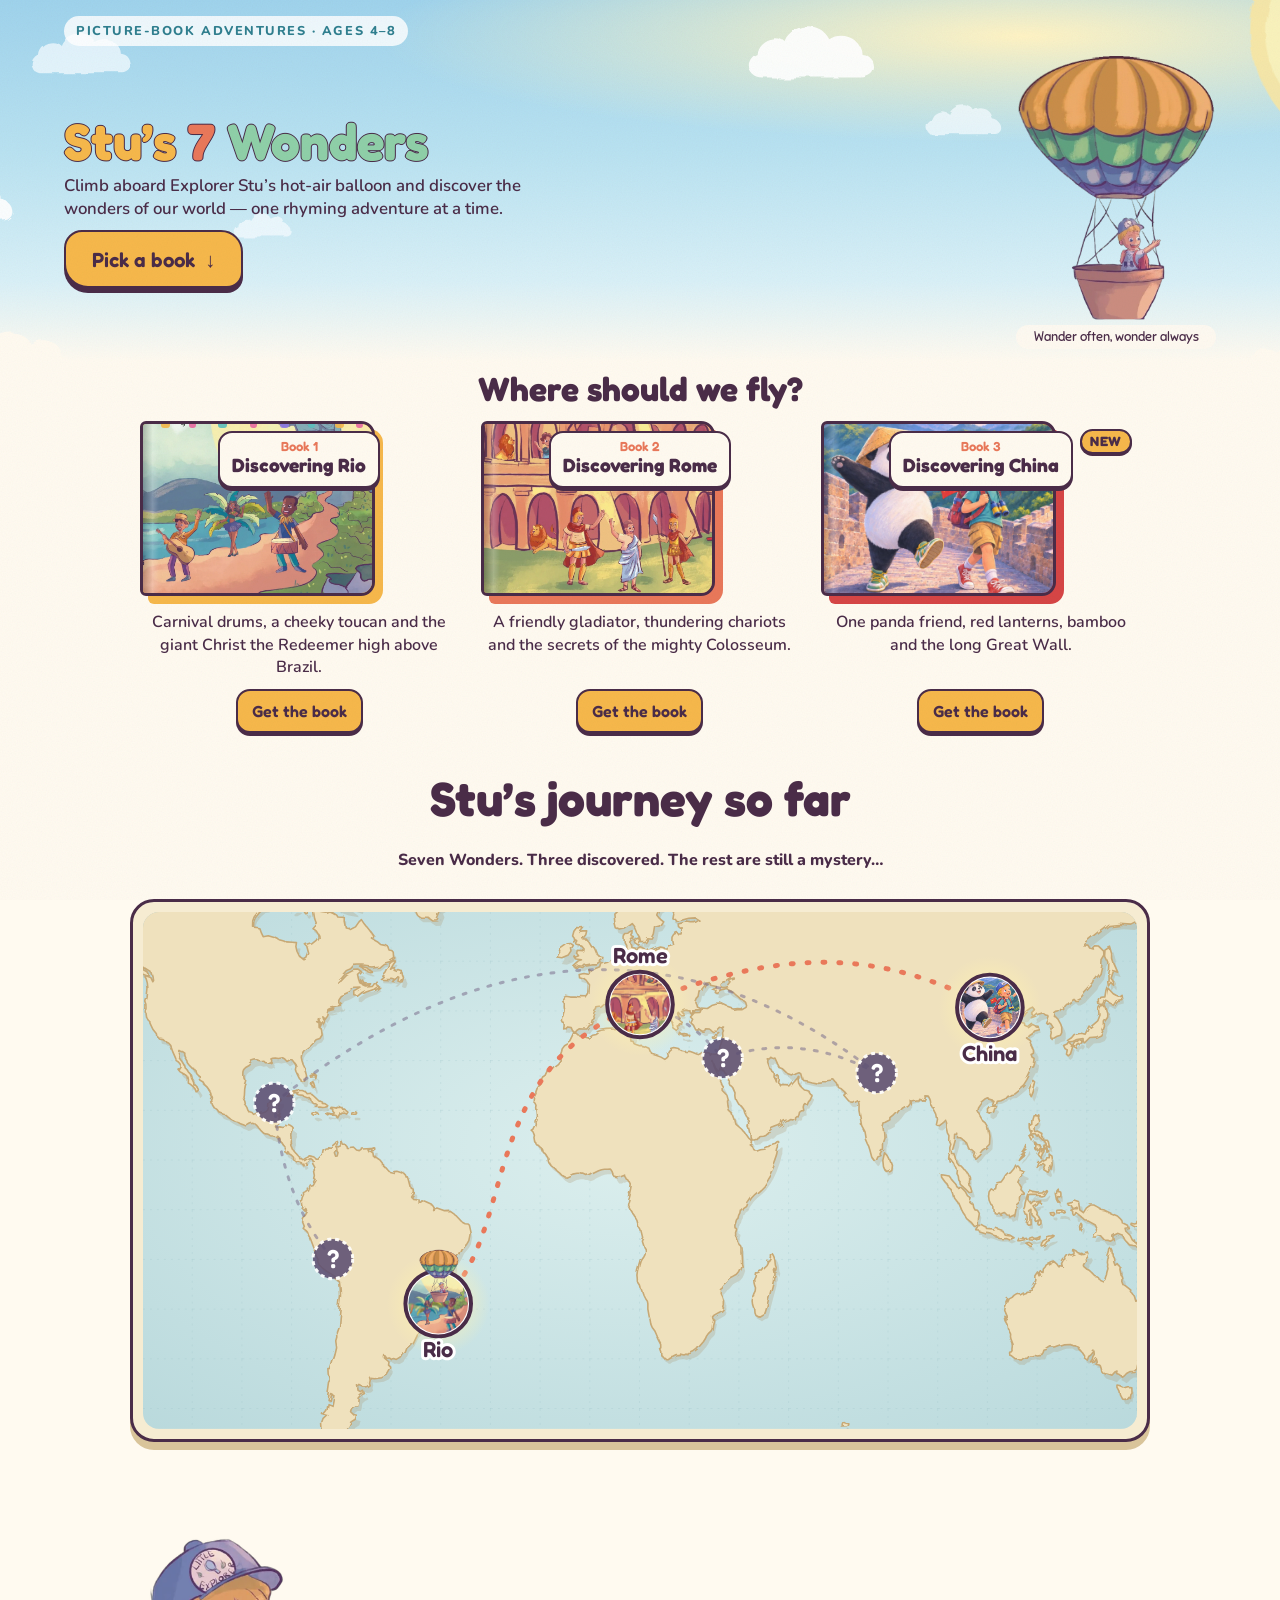
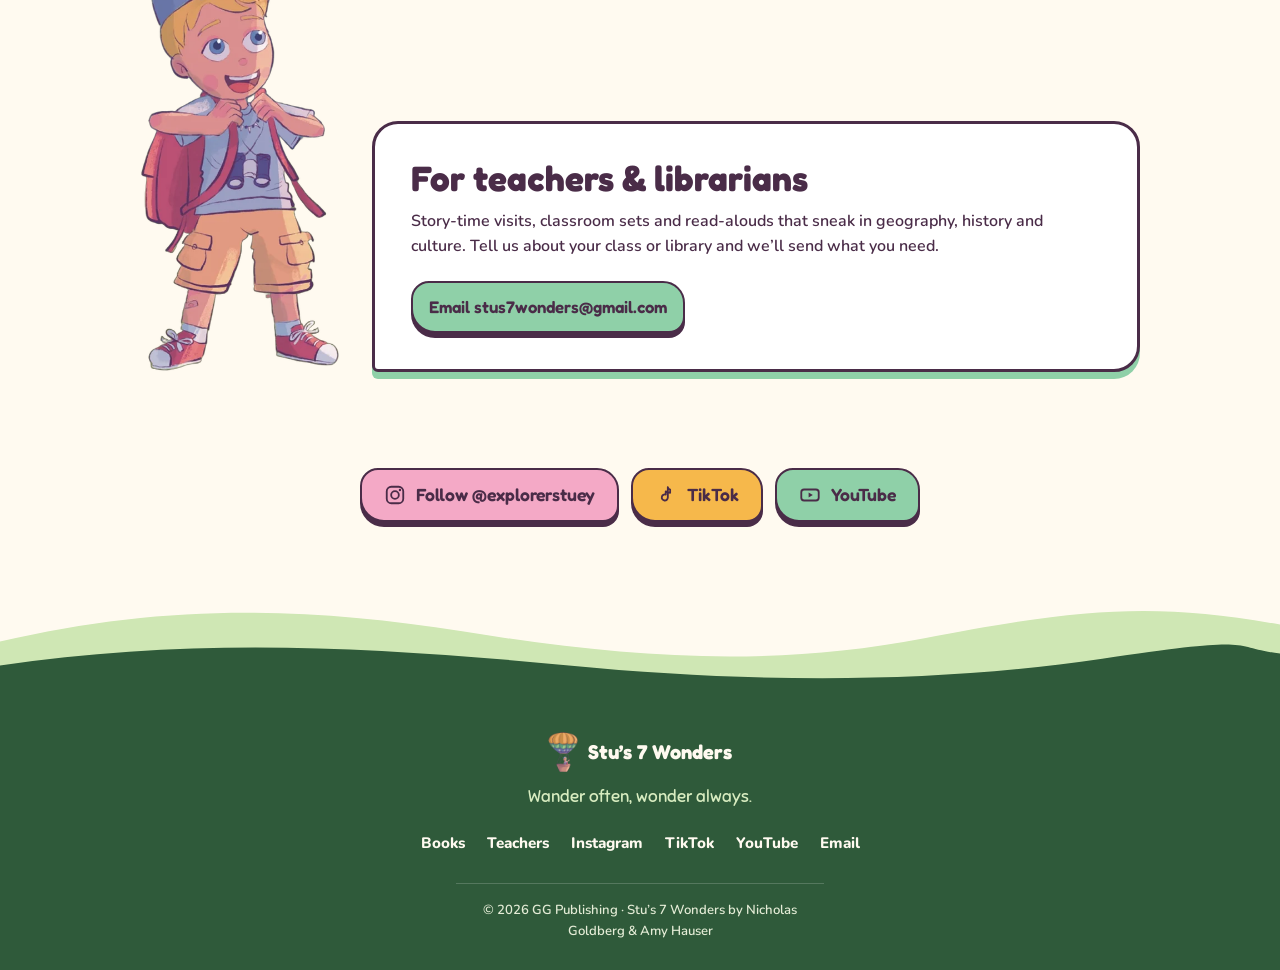
<file: index.html>
<!doctype html>
<html lang="en">
<head>
<meta charset="utf-8">
<meta name="viewport" content="width=device-width,initial-scale=1,viewport-fit=cover">
<title>Stu’s 7 Wonders | Children’s Picture Books About the World’s Wonders (Ages 4–8)</title>
<meta name="description" content="Rhyming picture books about the Seven Wonders of the World for kids ages 4–8. Fly with Explorer Stu to Rio’s Christ the Redeemer, Rome’s Colosseum and China’s Great Wall. Great for read-alouds, classrooms and libraries.">
<link rel="canonical" href="https://explorerstu.com/">
<meta name="robots" content="index,follow,max-image-preview:large">
<meta name="author" content="Nicholas Goldberg">
<meta name="theme-color" content="#bfe3f2">
<meta property="og:type" content="website">
<meta property="og:site_name" content="Stu’s 7 Wonders">
<meta property="og:url" content="https://explorerstu.com/">
<meta property="og:title" content="Stu’s 7 Wonders — Picture books about the world’s wonders, ages 4–8">
<meta property="og:description" content="Fly with Explorer Stu to Rio, Rome and China in rhyming, painterly picture books for curious kids ages 4–8.">
<meta property="og:image" content="https://explorerstu.com/assets/og-image.jpg">
<meta property="og:image:width" content="1200"><meta property="og:image:height" content="630">
<meta property="og:image:alt" content="Explorer Stu in his hot-air balloon beside art from Discovering Rio, Discovering Rome and Discovering China">
<meta property="og:locale" content="en_US">
<meta name="twitter:card" content="summary_large_image">
<meta name="twitter:title" content="Stu’s 7 Wonders — Picture books about the world’s wonders">
<meta name="twitter:description" content="Rhyming picture-book adventures to the Seven Wonders for ages 4–8.">
<meta name="twitter:image" content="https://explorerstu.com/assets/og-image.jpg">
<meta name="twitter:image:alt" content="Explorer Stu in his hot-air balloon beside art from the Rio and Rome books">
<link rel="icon" href="favicon.ico" sizes="any">
<link rel="icon" type="image/png" sizes="32x32" href="favicon-32.png">
<link rel="apple-touch-icon" href="apple-touch-icon.png">
<link rel="manifest" href="site.webmanifest">
<link rel="preload" as="image" href="assets/balloon.png" fetchpriority="high">
<script type="application/ld+json">{"@context": "https://schema.org", "@graph": [{"@type": "WebSite", "@id": "https://explorerstu.com/#website", "url": "https://explorerstu.com/", "name": "Stu's 7 Wonders", "publisher": {"@id": "https://explorerstu.com/#gg-publishing"}, "inLanguage": "en"}, {"@type": "Person", "@id": "https://explorerstu.com/#nicholas-goldberg", "name": "Nicholas Goldberg", "url": "https://explorerstu.com/", "sameAs": ["https://www.instagram.com/explorerstuey/", "https://www.tiktok.com/@explorerstuey", "https://www.youtube.com/@explorerstuey"]}, {"@type": "Organization", "@id": "https://explorerstu.com/#gg-publishing", "name": "GG Publishing", "url": "https://explorerstu.com/", "logo": "https://explorerstu.com/icon-512.png", "email": "stus7wonders@gmail.com", "founder": {"@id": "https://explorerstu.com/#nicholas-goldberg"}, "sameAs": ["https://www.instagram.com/explorerstuey/", "https://www.tiktok.com/@explorerstuey", "https://www.youtube.com/@explorerstuey"]}, {"@type": "BookSeries", "@id": "https://explorerstu.com/#series", "name": "Stu's 7 Wonders", "author": {"@id": "https://explorerstu.com/#nicholas-goldberg"}}, {"@type": "Book", "@id": "https://explorerstu.com/#book-1", "name": "Stu's 7 Wonders: Discovering Rio", "isbn": "9798321642009", "identifier": [{"@type": "PropertyValue", "propertyID": "ASIN", "value": "B0CZY2JQ9W"}], "author": [{"@id": "https://explorerstu.com/#nicholas-goldberg"}, {"@type": "Person", "name": "Amy Hauser"}], "publisher": {"@id": "https://explorerstu.com/#gg-publishing"}, "bookFormat": "https://schema.org/Paperback", "numberOfPages": 30, "inLanguage": "en", "datePublished": "2024-04-03", "typicalAgeRange": "4-8", "genre": "Children's picture book", "isPartOf": {"@id": "https://explorerstu.com/#series"}, "position": 1, "about": "Christ the Redeemer, Rio de Janeiro, Brazil", "image": "https://explorerstu.com/assets/rio-art.webp", "description": "A rhyming picture book: Explorer Stu flies his hot-air balloon to Rio de Janeiro, joins Carnival and meets Christ the Redeemer with a friendly toucan.", "url": "https://www.amazon.com/dp/B0CZY2JQ9W", "offers": {"@type": "Offer", "url": "https://www.amazon.com/dp/B0CZY2JQ9W", "availability": "https://schema.org/InStock", "priceCurrency": "USD", "price": "11.99", "seller": {"@type": "Organization", "name": "Amazon.com"}}}, {"@type": "Book", "@id": "https://explorerstu.com/#book-2", "name": "Stu's 7 Wonders: Discovering Rome", "isbn": "9798313687445", "identifier": [{"@type": "PropertyValue", "propertyID": "ASIN", "value": "B0F18L943T"}], "author": [{"@id": "https://explorerstu.com/#nicholas-goldberg"}, {"@type": "Person", "name": "Amy Hauser"}], "publisher": {"@id": "https://explorerstu.com/#gg-publishing"}, "bookFormat": "https://schema.org/Paperback", "numberOfPages": 30, "inLanguage": "en", "datePublished": "2025-03-11", "typicalAgeRange": "4-8", "genre": "Children's picture book", "isPartOf": {"@id": "https://explorerstu.com/#series"}, "position": 2, "about": "The Colosseum, Rome, Italy", "image": "https://explorerstu.com/assets/rome-art.webp", "description": "A rhyming picture book: Explorer Stu lands in Rome, where a friendly gladiator shares the secrets of the Colosseum.", "url": "https://www.amazon.com/dp/B0F18L943T", "offers": {"@type": "Offer", "url": "https://www.amazon.com/dp/B0F18L943T", "availability": "https://schema.org/InStock", "priceCurrency": "USD", "price": "11.99", "seller": {"@type": "Organization", "name": "Amazon.com"}}}, {"@type": "Book", "@id": "https://explorerstu.com/#book-3", "name": "Stu's 7 Wonders: Discovering China", "isbn": "9798140250034", "identifier": [{"@type": "PropertyValue", "propertyID": "ASIN", "value": "B0HQNKV8B5"}], "author": [{"@id": "https://explorerstu.com/#nicholas-goldberg"}, {"@type": "Person", "name": "Amy Hauser"}], "publisher": {"@id": "https://explorerstu.com/#gg-publishing"}, "bookFormat": "https://schema.org/Paperback", "inLanguage": "en", "typicalAgeRange": "4-8", "genre": "Children's picture book", "isPartOf": {"@id": "https://explorerstu.com/#series"}, "position": 3, "about": "The Great Wall of China", "image": "https://explorerstu.com/assets/china-cover.webp", "description": "A rhyming picture book: Explorer Stu flies to China, meets a panda friend, and walks the Great Wall.", "url": "https://www.amazon.com/dp/B0HQNKV8B5", "offers": {"@type": "Offer", "url": "https://www.amazon.com/dp/B0HQNKV8B5", "availability": "https://schema.org/InStock", "seller": {"@type": "Organization", "name": "Amazon.com"}}}]}</script>
<link rel="preload" as="font" type="font/woff2" href="fonts/Fredoka.woff2" crossorigin>
<link rel="preload" as="font" type="font/woff2" href="fonts/Nunito.woff2" crossorigin>
<link rel="stylesheet" href="style.css">
<script>document.documentElement.classList.add("js")</script>
</head>
<body>
<svg width="0" height="0" style="position:absolute" aria-hidden="true">
  <filter id="paint"><feTurbulence type="fractalNoise" baseFrequency=".035" numOctaves="3" seed="4"/><feDisplacementMap in="SourceGraphic" scale="9"/></filter>
  <filter id="grain"><feTurbulence type="fractalNoise" baseFrequency=".9" numOctaves="2"/><feColorMatrix values="0 0 0 0 .3  0 0 0 0 .2  0 0 0 0 .3  0 0 0 .07 0"/></filter>
  <symbol id="cloud" viewBox="0 0 220 100"><path d="M30 80c-22 0-30-26-10-36 2-22 30-30 44-16 10-26 52-30 64-4 18-12 46-2 46 20 22 2 30 36 0 36z"/></symbol>
</svg>

<header class="sky" id="top">
  <div class="sun" aria-hidden="true"></div>
  <div class="clouds far" data-depth=".15" aria-hidden="true">
    <svg class="c c1"><use href="#cloud"/></svg><svg class="c c2"><use href="#cloud"/></svg><svg class="c c3"><use href="#cloud"/></svg>
  </div>
  <div class="clouds mid" data-depth=".35" aria-hidden="true">
    <svg class="c c4"><use href="#cloud"/></svg><svg class="c c5"><use href="#cloud"/></svg>
  </div>
  <p class="kicker">Picture-book adventures · ages 4–8</p>
  <div class="hero-copy">
    <h1><span class="w">Stu’s</span> <span class="w">7</span> <span class="w">Wonders</span></h1>
    <p class="sub">Climb aboard Explorer Stu’s hot-air balloon and discover the wonders of our world — one rhyming adventure at a time.</p>
    <div class="hero-actions">
      <a class="btn hero-pick" href="#books">Pick a book <span>↓</span></a>
    </div>
  </div>

  <div class="balloon-wrap" data-depth="-.25">
    <div class="balloon-drift">
      <div class="balloon" id="balloon">
        <img src="assets/balloon.png" width="569" height="761" fetchpriority="high" decoding="sync" alt="Explorer Stu waving from his hot-air balloon basket">
      </div>
    </div>
    <p class="motto">Wander often, wonder always</p>
  </div>

  <div class="clouds near" data-depth=".6" aria-hidden="true">
    <svg class="c c6"><use href="#cloud"/></svg><svg class="c c7"><use href="#cloud"/></svg>
  </div>
</header>

<main>
  <section id="books" class="books">
    <h2>Where should we fly?</h2>
    <div class="book-grid">
      <article class="book" style="--tint:#f6b84b">
        <div class="cover-wrap">
          <div class="cover tilt">
            <img src="assets/rio-art.webp" width="900" height="650" alt="Stu's friends dancing at Carnival beneath Christ the Redeemer in Rio">
            <div class="spine"></div>
            <div class="confetti" aria-hidden="true"><i></i><i></i><i></i><i></i><i></i><i></i><i></i><i></i></div>
          </div>
        </div>
        <div class="book-body">
          <h3 class="title-card"><small>Book 1</small><b>Discovering Rio</b></h3>
          <p>Carnival drums, a cheeky toucan and the giant Christ the Redeemer high above Brazil.</p>
          <div class="btn-row"><a class="btn" aria-label="Get Discovering Rio on Amazon" href="https://www.amazon.com/dp/B0CZY2JQ9W" target="_blank" rel="noopener">Get the book</a></div>
        </div>
      </article>
      <article class="book" style="--tint:#e9785a">
        <div class="cover-wrap">
          <div class="cover tilt">
            <img src="assets/rome-art.webp" width="900" height="675" alt="Gladiators and Stu at the Colosseum in Rome">
            <div class="spine"></div>
          </div>
        </div>
        <div class="book-body">
          <h3 class="title-card"><small>Book 2</small><b>Discovering Rome</b></h3>
          <p>A friendly gladiator, thundering chariots and the secrets of the mighty Colosseum.</p>
          <div class="btn-row"><a class="btn" aria-label="Get Discovering Rome on Amazon" href="https://www.amazon.com/dp/B0F18L943T" target="_blank" rel="noopener">Get the book</a></div>
        </div>
      </article>
      <article class="book" style="--tint:#d64545">
        <div class="cover-wrap">
          <div class="cover tilt">
            <img class="china-face" src="assets/china-cover.webp" width="900" height="900" alt="Stu and one panda on the Great Wall of China">
            <div class="spine"></div>
          </div>
          <span class="new-badge">New</span>
        </div>
        <div class="book-body">
          <h3 class="title-card"><small>Book 3</small><b>Discovering China</b></h3>
          <p>One panda friend, red lanterns, bamboo and the long Great Wall.</p>
          <div class="btn-row"><a class="btn" aria-label="Get Discovering China on Amazon" href="https://www.amazon.com/dp/B0HQNKV8B5" target="_blank" rel="noopener">Get the book</a></div>
        </div>
      </article>
    </div>
  </section>

<section class="journey" id="journey">
    <h2 class="pop">Stu’s journey so far</h2>
    <p class="lede pop">Seven Wonders. Three discovered. The rest are still a mystery…</p>
    <div class="map pop">
      <svg viewBox="0 0 1000 520" id="mapsvg" role="img" aria-label="World map: Rio, Rome and China, the Great Wall in northern China, with more Wonders still to come">
        <defs>
          <radialGradient id="glow"><stop offset="0" stop-color="#fff2b0"/><stop offset="1" stop-color="#fff2b0" stop-opacity="0"/></radialGradient>
          <radialGradient id="sea" cx="50%" cy="45%" r="75%"><stop offset="0" stop-color="#dcefee"/><stop offset="1" stop-color="#b9d9dc"/></radialGradient>
          <clipPath id="pinclip"><circle r="30"/></clipPath>
          <pattern id="grat" width="50" height="50" patternUnits="userSpaceOnUse"><path d="M50 0V50M0 50H50" fill="none" stroke="#9cc3c6" stroke-width=".8" stroke-dasharray="2 5"/></pattern>
        </defs>
        <rect width="1000" height="520" fill="url(#sea)"/><rect width="1000" height="520" fill="url(#grat)" opacity=".7"/>
        <path class="land-shadow" d="M237.9 659.5L236.9 661.8L235.8 663.9L228.2 663.3L220.0 663.6L215.5 662.0L215.5 661.8L213.5 660.5L221.7 660.7L229.5 661.1L232.2 659.2L234.1 657.6L237.9 659.5ZM-124.4 657.0L-131.4 657.6L-136.1 655.9L-138.3 654.3L-138.4 654.0L-140.8 652.8L-140.8 652.8L-138.6 651.0L-131.8 651.8L-128.2 653.2L-125.4 654.9L-124.4 657.0ZM290.3 650.2L294.8 652.2L296.4 655.0L296.8 657.0L297.0 659.4L291.3 660.9L285.4 662.0L278.6 663.1L271.0 664.0L262.4 663.8L257.6 662.2L258.2 660.3L266.0 659.0L269.1 657.5L271.4 655.5L273.0 653.8L275.2 652.1L277.6 650.2L277.6 650.2L279.4 650.2L284.9 649.2L290.3 650.2ZM13.8 629.1L18.5 629.8L22.8 629.0L20.8 630.7L17.3 631.8L12.3 631.5L8.6 629.8L8.6 629.8L9.4 628.3L13.8 629.1ZM-2.0 629.0L3.5 630.8L1.4 630.7L-3.3 630.2L-8.3 628.9L-8.3 628.9L-5.7 627.9L-2.0 629.0ZM94.6 621.8L98.6 622.5L102.6 621.9L104.7 624.6L101.9 624.2L97.5 624.4L93.0 624.2L88.1 624.5L84.4 623.6L82.4 621.7L82.4 621.7L84.7 620.8L89.3 621.5L94.6 621.8ZM205.6 617.3L206.1 619.4L205.4 621.2L204.4 622.9L200.1 623.6L196.1 624.5L191.3 624.4L193.1 622.6L188.8 623.2L184.8 623.8L182.0 622.5L181.8 620.6L185.8 618.8L185.8 618.8L188.3 618.2L192.5 618.4L193.5 616.0L193.7 614.3L193.7 610.6L195.7 608.4L199.1 607.7L201.0 609.4L201.9 611.1L203.4 613.2L204.6 615.2L205.6 617.3ZM241.4 585.7L239.8 586.7L237.1 586.0L234.1 586.4L231.6 587.5L229.0 588.7L227.2 590.1L226.7 591.9L226.9 593.6L228.7 595.2L226.2 596.3L222.7 596.6L220.7 598.2L218.6 599.6L216.3 601.6L215.8 603.4L217.0 605.3L219.0 606.7L222.0 607.8L224.7 609.3L226.2 611.1L227.0 612.8L228.1 614.6L229.8 616.2L230.9 617.9L231.4 622.2L232.4 623.9L232.7 625.7L233.9 627.6L233.4 630.0L231.4 631.9L229.2 633.5L224.4 634.1L222.7 635.7L220.5 637.3L215.1 639.0L210.2 639.7L205.6 640.7L200.7 641.7L197.8 643.7L192.0 643.8L185.6 643.7L179.8 644.0L173.7 644.0L174.8 645.8L180.4 646.7L184.4 647.9L186.7 649.6L182.6 651.0L176.4 650.6L171.2 651.8L171.0 653.7L170.8 655.5L175.1 657.0L175.9 658.8L180.5 660.5L188.2 661.2L194.8 662.5L200.0 663.9L206.6 665.4L215.6 666.1L224.5 667.4L230.7 668.8L237.5 670.3L241.0 672.5L242.8 674.2L247.2 672.6L253.2 671.2L259.6 669.8L267.1 668.6L273.6 667.3L282.6 667.2L291.5 667.9L298.9 669.0L301.2 667.0L306.3 665.6L315.5 665.5L322.7 664.5L329.5 663.5L337.1 662.9L345.1 662.0L350.7 660.9L348.2 659.2L346.6 657.6L346.6 655.9L339.5 656.0L332.1 656.8L324.9 656.8L323.9 655.0L324.4 651.6L326.1 650.6L331.3 649.5L337.4 648.4L341.8 647.0L346.2 645.7L349.5 643.8L354.5 643.0L359.4 642.4L361.9 642.0L367.5 641.8L372.9 641.2L377.4 640.3L381.8 639.2L385.8 638.1L390.8 636.7L394.0 635.1L397.4 633.7L398.5 631.9L394.7 630.8L396.0 628.9L398.4 627.5L402.1 626.6L406.1 625.5L409.8 624.0L412.7 622.2L414.5 620.0L417.1 618.7L421.5 619.0L423.2 620.6L427.6 620.7L427.7 619.0L429.6 617.2L433.5 617.6L434.4 619.4L438.8 619.6L443.5 618.8L448.0 618.3L452.1 618.6L453.7 620.5L457.7 618.9L461.4 618.1L465.5 617.5L469.6 616.8L473.3 615.7L477.4 615.0L480.5 614.0L482.7 612.4L485.4 613.5L489.2 612.9L491.8 615.1L493.9 616.7L498.0 615.8L499.7 614.0L503.4 612.7L508.1 613.0L509.6 614.7L512.5 613.0L516.5 612.5L520.7 612.3L524.6 612.4L528.6 612.9L532.6 613.2L534.3 614.7L536.6 616.1L540.6 615.3L544.9 615.1L549.0 615.1L553.1 615.0L556.7 614.4L560.5 613.8L563.8 612.5L567.2 611.7L570.9 611.3L573.7 610.0L575.6 607.5L577.7 605.9L581.5 606.6L582.9 608.3L586.0 609.4L589.8 609.0L592.4 610.6L595.1 611.8L598.8 610.7L600.1 608.7L603.4 607.9L607.1 606.4L610.7 605.7L615.0 604.8L617.8 603.8L620.8 602.7L623.6 601.7L627.1 602.3L630.3 600.6L632.7 599.4L636.1 599.4L639.1 598.4L639.8 596.7L642.9 595.4L645.9 594.5L649.5 593.8L652.8 593.4L656.1 593.7L659.5 594.2L662.4 595.4L662.7 597.4L666.0 599.0L668.2 600.3L672.5 600.8L674.9 602.1L677.9 603.4L681.4 603.6L684.3 602.7L687.5 600.8L690.9 601.8L694.4 602.4L697.9 602.9L701.4 603.3L705.1 603.3L708.0 608.1L707.9 609.3L707.5 611.4L704.0 612.5L701.1 614.3L701.6 616.1L705.7 616.0L705.2 617.8L703.3 619.6L701.6 621.5L704.4 622.9L708.6 623.4L712.8 622.6L714.8 620.7L716.0 619.0L718.0 617.5L720.3 616.2L721.2 614.5L723.1 612.3L725.4 611.8L729.6 611.6L733.2 611.1L736.9 610.4L738.7 608.5L739.7 606.8L742.2 605.1L745.8 603.9L748.9 603.0L750.9 601.4L752.9 600.6L755.6 599.9L759.2 600.4L762.5 599.9L766.0 599.4L770.0 599.6L772.6 598.4L774.5 595.3L775.8 596.5L777.6 598.7L780.6 599.6L784.1 600.0L787.6 599.4L791.3 599.8L794.7 599.9L797.0 599.4L800.1 599.7L802.8 600.7L806.1 600.1L810.0 600.1L813.4 599.4L817.2 600.1L819.6 598.5L821.4 597.0L823.9 595.7L828.5 592.3L830.8 592.9L833.6 594.2L836.0 595.8L840.7 598.6L844.2 598.7L847.6 598.7L851.5 598.2L855.4 597.5L858.4 596.3L860.9 594.9L864.9 594.7L867.7 593.7L870.5 594.6L872.4 596.1L874.9 597.5L878.9 597.4L881.4 598.5L885.7 599.7L890.3 600.2L894.1 599.8L896.9 598.4L899.3 596.9L902.6 596.5L905.9 597.2L909.7 597.6L913.1 596.9L916.4 596.9L919.6 597.4L922.9 597.8L926.2 597.0L930.1 596.3L933.8 596.1L937.9 596.1L941.3 595.6L944.6 595.3L945.6 593.0L945.7 591.1L948.0 592.3L948.6 594.4L949.8 596.4L951.3 597.9L954.4 598.7L958.5 598.4L963.3 598.4L966.6 598.1L971.4 598.1L974.8 598.0L979.5 598.2L983.6 598.5L986.2 600.0L985.5 601.7L987.8 603.1L991.7 604.2L995.8 605.4L1000.5 606.2L1005.4 606.9L1009.1 607.6L1013.2 607.7L1015.6 606.2L1018.8 607.5L1021.6 608.9L1024.8 610.0L1029.2 610.5L1033.4 611.0L1035.2 612.8L1039.3 613.9L1042.1 615.5L1046.1 616.3L1050.3 616.2L1054.3 616.5L1058.6 616.4L1062.9 616.7L1067.0 617.4L1070.8 618.5L1074.6 619.4L1077.1 620.7L1076.7 622.6L1074.8 624.2L1073.1 626.3L1071.8 627.9L1070.1 629.8L1065.4 630.6L1063.2 632.2L1058.5 633.2L1056.9 635.0L1054.4 636.7L1051.8 638.2L1050.3 640.1L1049.3 641.8L1049.0 643.9L1049.1 645.7L1051.1 647.5L1051.9 649.2L1053.6 650.8L1060.4 651.5L1061.8 653.5L1055.3 654.2L1049.7 655.2L1042.8 655.4L1039.7 658.0L1039.1 660.2L1037.5 661.9L1035.6 663.7L1040.4 665.2L1042.3 667.1L1045.4 668.9L1049.8 670.4L1054.9 671.9L1060.4 673.3L1068.7 674.8L1070.6 677.0L1081.0 678.0L1081.7 678.4L1084.5 679.8L1094.5 678.6L1102.8 680.1L1109.1 681.2L1109.1 705.7L-200.0 705.7L-200.0 681.2L-199.8 681.2L-196.6 678.5L-190.0 680.0L-189.6 679.8L-188.6 679.4L-187.4 678.9L-186.3 678.5L-185.8 678.3L-185.2 678.3L-184.8 678.4L-179.6 680.3L-175.0 678.4L-174.1 678.1L-163.5 677.3L-160.0 678.4L-158.3 679.0L-152.8 680.5L-142.5 681.7L-134.3 683.1L-120.3 684.2L-109.8 683.0L-94.3 683.9L-85.6 685.3L-76.0 684.0L-65.8 682.7L-65.1 680.5L-79.4 680.3L-91.1 679.2L-94.2 677.4L-103.9 676.4L-103.3 674.3L-102.0 672.4L-100.6 670.7L-101.3 668.8L-107.4 667.5L-110.1 665.9L-115.8 664.4L-106.9 664.7L-98.5 663.9L-93.3 665.5L-86.8 664.1L-80.8 662.4L-77.9 660.9L-79.2 658.9L-83.9 657.7L-89.2 656.3L-96.7 656.0L-103.2 655.4L-110.3 654.9L-112.6 653.2L-117.3 651.8L-120.2 650.1L-121.3 644.8L-119.5 645.3L-116.3 646.8L-110.3 646.3L-104.5 645.7L-101.5 647.7L-95.8 647.2L-90.9 646.2L-86.4 644.9L-82.2 643.4L-76.7 642.9L-76.9 641.2L-78.2 639.5L-77.1 637.8L-72.4 637.0L-70.3 638.6L-64.7 637.7L-60.5 636.5L-55.3 636.4L-50.4 635.9L-45.5 634.8L-41.6 633.8L-37.1 632.8L-34.3 633.1L-31.8 633.5L-26.4 632.8L-21.5 633.7L-16.6 633.6L-11.8 632.9L-6.9 633.4L-1.5 633.8L3.6 633.7L8.9 633.7L14.3 633.8L19.3 633.7L23.0 632.3L27.4 631.6L31.9 632.6L36.3 631.7L40.2 630.1L42.6 631.6L43.8 633.2L46.2 634.7L50.0 633.4L54.3 635.1L59.2 635.7L63.4 636.9L68.5 636.7L73.2 635.8L78.7 636.0L83.6 636.7L88.6 637.5L90.5 635.5L88.1 633.9L86.4 632.3L81.7 631.9L79.6 630.2L78.8 628.5L77.5 625.0L80.3 625.6L85.1 625.9L89.8 625.6L94.0 626.4L97.7 627.7L99.3 629.4L104.2 629.6L108.9 629.0L113.9 628.1L118.4 627.6L122.1 628.6L127.0 628.3L130.1 624.7L133.0 626.8L137.2 627.6L141.8 627.2L144.8 629.0L149.5 629.2L153.9 629.7L158.3 630.7L161.1 629.0L162.6 627.4L166.2 629.2L171.2 628.7L174.9 629.7L177.4 631.3L182.2 630.8L186.0 629.8L189.7 628.6L194.1 628.0L199.2 627.5L203.9 626.8L207.4 625.8L209.6 624.4L210.4 622.4L210.0 620.5L208.9 618.6L207.6 616.8L206.4 615.0L205.5 613.4L205.3 611.5L205.6 609.7L207.4 608.0L208.8 606.1L209.4 604.3L208.6 602.3L208.2 600.4L210.0 598.4L212.0 597.0L214.3 595.3L216.8 593.8L219.8 592.4L221.2 590.4L223.2 589.2L225.4 588.0L228.9 587.7L231.2 586.3L233.8 585.3L236.8 584.8L239.4 583.6L241.5 582.2L244.3 581.6L246.5 582.8L245.1 584.3L241.4 585.7ZM208.2 537.9L212.9 540.7L218.0 541.8L216.4 544.1L212.9 544.4L211.1 542.7L209.9 544.6L206.7 546.1L202.8 545.5L200.2 544.1L196.3 543.5L191.8 540.9L188.1 538.4L183.0 533.2L186.0 534.1L191.1 537.3L196.0 538.9L197.8 536.8L199.0 533.6L202.4 531.7L205.0 532.2L205.0 532.2L206.4 534.4L208.2 537.9ZM241.6 525.1L244.5 527.2L243.5 528.8L238.5 530.2L236.9 528.6L233.8 530.7L232.0 528.6L236.4 525.8L239.5 527.0L241.6 525.1ZM710.1 518.7L704.5 519.0L704.4 516.5L705.0 514.6L705.2 513.6L707.6 515.1L711.0 515.7L711.1 516.5L710.1 518.7ZM983.3 477.3L986.8 478.9L988.8 478.2L991.6 477.3L993.8 477.6L994.0 483.1L992.8 484.7L992.4 488.5L991.1 487.2L988.6 490.4L987.9 490.2L985.6 490.1L983.4 486.1L982.9 483.0L980.8 479.0L980.9 476.8L983.3 477.3ZM1083.7 477.8L1084.5 479.8L1087.1 477.9L1088.2 479.8L1088.2 481.8L1086.8 483.9L1084.4 487.4L1082.6 489.2L1083.9 491.5L1081.1 491.5L1078.0 493.3L1077.0 496.3L1075.0 501.0L1072.1 503.1L1070.3 504.4L1067.0 504.3L1064.6 502.8L1060.6 502.4L1060.0 500.7L1062.0 497.3L1066.6 492.7L1068.9 491.8L1071.5 490.1L1074.6 487.6L1076.8 485.2L1078.4 481.8L1079.8 480.6L1080.4 478.0L1082.9 475.9L1083.7 477.8ZM1089.5 455.7L1092.1 460.6L1092.2 457.4L1093.9 458.7L1094.4 462.2L1097.3 463.7L1099.8 464.1L1101.9 462.3L1103.7 462.9L1102.8 467.0L1101.7 469.7L1098.9 469.6L1098.0 471.0L1098.3 473.0L1097.8 473.9L1096.4 476.4L1094.6 479.6L1091.8 481.4L1091.2 480.2L1089.6 479.5L1091.7 475.7L1090.5 473.1L1086.6 471.3L1086.7 469.6L1089.4 468.0L1090.0 464.4L1089.8 461.4L1088.3 458.3L1088.4 457.5L1086.7 455.6L1083.8 451.5L1082.3 448.2L1083.7 447.8L1085.6 450.4L1088.5 451.6L1089.5 455.7ZM1062.3 390.7L1060.9 391.9L1058.9 390.6L1056.3 388.5L1053.9 386.1L1051.5 382.8L1051.0 381.2L1052.6 381.3L1054.6 382.8L1056.2 384.4L1057.4 385.7L1060.4 388.6L1062.3 390.7ZM1103.2 368.4L1104.4 369.7L1103.8 372.1L1101.6 372.8L1099.6 372.2L1099.2 370.2L1100.6 368.6L1102.3 369.1L1103.2 368.4ZM1106.8 365.9L1104.5 366.8L1104.0 365.1L1105.8 364.2L1107.0 363.9L1109.1 362.5L1109.1 364.7L1106.8 365.9ZM-199.7 364.5L-200.0 364.7L-200.0 362.5L-199.2 362.2L-199.7 364.5ZM1064.9 364.3L1063.7 364.9L1062.5 362.9L1062.6 361.6L1064.9 364.3ZM1062.2 357.2L1062.8 360.9L1061.8 360.4L1061.1 360.6L1060.5 359.3L1060.5 355.8L1062.2 357.2ZM636.6 350.8L637.2 356.4L638.1 358.6L637.7 360.8L637.1 362.1L635.9 359.4L635.2 360.8L635.9 364.2L635.5 366.2L634.5 367.3L634.3 371.2L632.9 376.6L631.1 383.0L628.8 391.8L627.4 398.3L625.8 403.7L622.8 404.8L619.7 406.7L617.6 405.5L614.7 403.9L613.7 401.4L613.4 397.3L612.2 393.6L611.8 390.3L612.5 386.9L614.2 386.1L614.2 384.6L615.9 381.1L616.2 378.1L615.4 375.9L614.7 373.0L614.4 368.7L615.7 366.1L616.2 363.1L618.0 363.0L620.0 362.0L621.4 361.2L623.0 361.1L625.0 358.5L628.0 355.6L629.1 353.3L628.6 351.3L630.2 351.9L632.2 348.6L632.2 345.8L633.4 343.8L634.7 345.8L635.7 347.7L636.6 350.8ZM976.6 351.8L977.9 355.4L980.2 353.7L981.4 355.6L983.2 357.4L982.8 359.5L983.6 363.5L984.1 365.8L985.1 366.4L986.0 370.3L985.7 372.7L986.9 375.9L990.8 378.3L993.4 380.5L995.8 382.5L995.3 383.7L997.4 386.6L998.8 391.6L1000.3 390.6L1001.8 392.6L1002.6 391.9L1003.3 396.8L1005.9 399.6L1007.5 401.4L1010.4 405.2L1011.4 408.9L1011.5 411.5L1011.2 414.4L1013.0 418.4L1012.8 422.5L1012.1 424.6L1011.2 428.8L1011.2 431.4L1010.5 434.8L1008.9 439.0L1006.2 441.3L1004.9 444.9L1003.7 447.2L1002.6 451.2L1001.2 453.5L1000.3 457.0L999.8 460.1L1000.0 461.6L997.9 463.2L993.8 463.4L990.5 465.3L988.8 467.1L986.6 469.1L983.6 467.0L981.4 466.2L981.9 463.8L979.9 464.7L976.8 468.0L973.6 466.8L971.6 466.1L969.5 465.7L966.0 464.4L963.6 461.5L962.9 458.0L962.1 455.6L960.3 453.8L956.8 453.2L958.0 450.9L957.1 447.5L955.3 450.7L952.1 451.6L954.0 449.0L954.6 446.3L956.0 444.0L955.7 440.6L952.7 444.6L950.4 446.2L949.1 449.8L946.2 447.9L946.3 445.5L944.0 442.1L942.1 440.4L942.8 439.3L938.1 436.5L935.6 436.3L932.1 434.1L925.6 434.5L920.9 436.2L916.7 437.7L913.3 437.4L909.4 439.8L906.3 440.9L905.6 443.3L904.2 445.2L901.1 445.3L898.8 445.7L895.6 444.9L893.0 445.4L890.5 445.6L888.4 448.1L887.3 447.9L885.5 449.2L883.7 450.7L881.1 450.5L878.6 450.5L874.8 447.5L872.8 446.6L872.9 444.0L874.7 443.3L875.3 442.3L875.2 440.6L875.6 437.4L875.2 434.6L873.3 429.9L872.7 427.3L872.9 424.6L871.4 421.6L871.3 420.3L869.7 418.4L869.3 414.8L867.2 411.1L866.7 409.1L868.3 411.1L867.1 406.8L868.9 408.2L869.9 410.0L869.9 407.6L868.1 403.9L867.7 402.5L866.9 401.1L867.3 398.4L868.0 397.2L868.5 394.9L868.1 392.2L869.6 388.9L869.9 392.4L871.4 389.2L874.4 387.7L876.2 385.7L879.0 384.0L880.6 383.6L881.6 384.2L884.5 382.5L886.7 381.9L887.2 380.9L888.2 380.5L890.2 380.6L894.0 379.2L896.0 377.2L896.9 374.7L899.1 372.3L899.2 370.5L899.3 368.0L901.9 364.0L903.4 368.0L904.9 367.1L903.6 364.9L904.8 362.7L906.4 363.7L906.8 360.1L908.8 357.8L909.7 356.0L911.5 355.2L911.6 353.9L913.2 354.5L913.2 353.3L914.8 352.6L916.6 352.0L919.3 354.1L921.3 356.9L923.6 356.9L925.9 357.4L925.1 354.8L926.9 351.1L928.5 349.9L927.9 348.7L929.5 346.1L931.7 344.4L933.6 345.0L936.6 344.1L936.6 341.7L933.9 340.2L935.8 339.5L938.3 340.7L940.2 342.6L943.2 343.8L944.3 343.3L946.5 344.7L948.7 343.4L950.0 343.8L950.9 342.9L952.6 345.2L951.6 347.7L950.2 349.6L949.0 349.7L949.4 351.6L948.3 353.9L947.0 356.2L947.3 357.5L950.2 360.1L953.0 361.5L954.8 363.1L957.5 365.9L958.5 365.9L960.4 367.1L960.9 368.5L964.4 370.1L966.8 368.5L967.5 366.0L968.3 363.9L968.7 361.4L969.8 357.7L969.3 355.5L969.6 354.1L969.2 351.5L969.6 348.0L970.3 347.0L969.8 345.5L970.6 343.0L971.3 340.5L971.4 339.1L972.8 337.4L973.8 339.7L974.1 342.6L975.0 343.1L975.1 345.1L976.4 347.4L976.7 350.1L976.6 351.8ZM1044.1 336.5L1045.1 338.1L1042.5 338.1L1041.2 335.2L1043.3 336.4L1044.1 336.5ZM893.5 335.4L892.0 335.5L887.2 332.2L890.5 331.3L892.5 332.7L893.7 334.1L893.5 335.4ZM1039.5 333.7L1038.0 333.8L1035.8 333.3L1035.1 332.6L1035.3 330.8L1037.7 331.5L1038.9 332.5L1039.5 333.7ZM1042.5 332.4L1041.9 333.3L1039.2 329.3L1038.5 326.5L1039.7 326.5L1041.0 330.2L1042.5 332.4ZM907.0 334.9L903.9 336.0L903.5 335.4L903.8 333.8L905.4 331.0L909.0 329.1L909.4 328.0L912.5 327.0L915.1 326.8L916.2 326.3L917.6 326.8L916.2 328.1L912.5 330.1L909.4 331.5L907.0 334.9ZM883.3 325.4L884.6 326.7L886.8 326.3L887.7 328.3L883.5 329.2L881.0 329.8L879.1 329.8L880.3 327.1L882.3 327.1L883.3 325.4ZM901.5 325.4L900.9 328.0L895.5 329.3L890.6 328.8L890.6 327.1L893.5 326.1L895.8 327.5L898.2 327.1L901.5 325.4ZM1035.9 326.6L1036.1 327.5L1033.2 325.5L1031.2 323.9L1029.9 322.3L1030.4 321.8L1032.1 323.0L1035.1 325.1L1035.9 326.6ZM1027.4 322.0L1026.7 322.2L1025.1 321.2L1023.6 319.3L1023.8 318.5L1026.0 320.5L1027.4 322.0ZM849.5 319.3L856.5 319.8L857.3 317.9L864.1 320.1L865.4 323.1L870.8 324.0L875.3 326.7L871.1 328.5L867.1 326.6L863.9 326.7L860.1 326.4L856.7 325.6L852.5 323.8L849.8 323.3L848.3 323.9L841.7 322.0L841.0 320.0L837.7 319.7L840.2 315.2L844.6 315.5L847.5 317.3L849.0 317.7L849.5 319.3ZM944.5 316.7L942.6 319.9L942.2 316.4L942.9 314.7L943.6 313.1L944.5 314.5L944.5 316.7ZM1021.4 319.5L1020.4 320.0L1018.8 318.2L1017.2 315.3L1016.4 311.7L1016.9 311.3L1017.3 312.6L1018.4 313.7L1020.2 316.6L1021.9 318.2L1021.4 319.5ZM1007.2 313.3L1005.3 313.7L1004.7 315.0L1002.7 316.1L1000.9 317.2L998.9 317.2L996.0 315.8L993.9 314.5L994.2 313.1L997.4 313.8L999.4 313.4L1000.0 311.2L1000.5 311.1L1000.9 313.5L1002.9 313.2L1004.0 311.6L1006.0 309.9L1005.6 307.2L1007.8 307.1L1008.5 307.9L1008.4 310.5L1007.2 313.3ZM917.3 303.9L915.9 305.5L913.4 304.6L912.7 302.6L916.4 302.4L917.3 303.9ZM929.0 302.2L930.3 305.8L927.2 303.9L924.2 303.5L922.1 303.8L919.6 303.6L920.5 301.1L925.0 300.9L929.0 302.2ZM1011.4 308.7L1010.3 310.0L1009.6 307.2L1008.7 305.5L1007.1 303.9L1005.0 302.0L1002.4 300.6L1003.4 299.5L1005.4 300.8L1006.6 301.8L1008.1 302.9L1009.6 304.8L1011.0 306.3L1011.4 308.7ZM942.3 293.2L943.4 300.7L947.1 303.5L950.2 298.6L954.3 295.8L957.6 295.8L960.7 297.4L963.4 299.0L967.3 299.9L973.6 303.1L980.3 305.8L982.8 308.2L984.8 310.5L985.4 313.2L991.4 316.1L992.3 318.6L989.0 319.1L989.8 322.2L993.0 325.2L995.4 330.1L997.5 330.0L997.3 332.0L1000.1 332.8L999.1 333.7L1002.9 335.6L1002.5 337.0L1000.1 337.3L999.2 336.1L996.1 335.6L992.4 334.9L989.6 331.9L987.5 329.4L985.6 325.3L980.9 323.3L977.8 324.6L975.6 326.1L976.1 329.6L973.2 331.2L971.2 330.4L967.4 330.2L964.2 326.4L960.5 325.4L959.6 326.8L955.0 326.9L956.5 323.1L958.8 321.8L957.8 316.8L956.1 312.9L949.1 309.0L946.1 308.6L940.6 304.3L939.5 306.5L938.1 307.0L937.3 305.3L937.3 303.2L934.5 301.0L938.4 299.3L941.0 299.4L940.7 298.1L935.4 298.1L933.9 295.4L930.7 294.5L929.2 292.2L934.1 291.1L935.9 289.6L941.8 291.5L942.3 293.2ZM910.0 281.3L907.0 285.9L904.3 286.8L900.8 285.9L894.8 286.1L891.6 286.8L891.1 290.3L894.3 294.4L896.3 292.3L903.1 290.7L902.8 292.9L901.2 292.2L899.6 294.9L896.4 296.7L899.8 302.6L899.2 304.2L902.4 309.6L902.4 312.7L900.5 314.0L899.0 312.4L900.8 308.6L897.2 310.4L896.3 309.1L896.8 307.3L894.2 304.6L894.4 300.1L892.0 301.5L892.3 306.9L892.5 313.5L890.2 314.2L888.6 312.8L889.6 308.6L889.1 304.1L887.6 304.0L886.4 300.9L887.9 297.8L888.4 294.1L890.3 287.1L891.0 285.2L894.1 281.8L897.0 283.1L901.6 283.8L905.7 283.6L909.3 280.2L910.0 281.3ZM922.5 282.6L922.3 286.7L920.4 286.2L919.9 289.0L921.4 291.5L920.4 292.0L918.9 289.1L917.8 283.2L918.5 279.5L919.8 277.8L920.0 280.3L922.2 280.7L922.5 282.6ZM839.3 315.0L835.3 315.1L832.2 311.2L827.6 307.5L826.0 304.6L823.3 300.9L821.5 297.4L818.7 290.9L815.5 287.0L814.4 283.0L813.1 279.4L809.8 276.5L807.9 272.5L805.2 269.9L801.4 264.8L801.1 262.4L803.4 262.6L809.0 263.5L812.3 268.0L815.1 271.2L817.1 273.1L820.5 278.1L824.2 278.2L827.3 281.4L829.4 285.3L832.1 287.4L830.7 291.2L832.8 292.8L834.1 292.9L834.7 296.1L836.0 298.7L838.6 299.1L840.4 302.1L839.5 307.8L839.3 315.0ZM883.2 279.4L887.3 283.7L883.0 284.2L881.7 287.4L881.9 291.6L878.4 294.8L878.3 299.4L876.9 306.5L876.4 304.8L872.2 306.9L870.8 304.1L868.2 303.8L866.4 302.3L862.1 304.0L860.7 301.8L858.4 302.0L855.4 301.5L854.8 295.3L853.0 294.0L851.2 290.0L850.7 285.9L851.2 281.6L853.3 278.5L856.0 280.1L858.8 279.3L859.5 275.3L861.1 274.5L865.4 273.5L868.0 269.8L869.8 266.8L871.3 265.1L874.4 262.6L877.2 259.3L879.0 255.7L880.5 255.7L882.3 258.0L882.5 260.1L884.9 261.4L887.9 262.7L887.7 264.6L885.2 264.8L885.9 267.1L883.2 268.6L881.1 272.8L883.8 277.2L883.2 279.4ZM914.1 248.8L914.5 251.9L914.7 254.5L913.4 258.7L912.1 254.0L910.4 256.3L911.6 259.8L910.5 261.9L906.3 259.3L905.2 255.9L906.3 253.7L904.0 251.5L902.9 253.4L901.2 253.2L898.5 255.8L897.9 254.5L899.3 250.6L901.6 249.2L903.6 247.5L904.9 249.6L907.6 248.3L908.2 246.3L910.8 246.1L910.6 242.5L913.5 244.7L913.8 247.1L914.1 248.8ZM749.9 259.1L746.7 260.1L745.0 256.5L744.3 249.8L746.0 242.2L748.5 244.8L750.2 248.1L752.0 252.9L751.4 257.8L749.9 259.1ZM233.0 240.9L229.9 241.4L229.3 241.0L230.3 239.7L230.3 237.9L232.3 237.3L233.1 237.5L233.0 240.9ZM905.4 240.1L904.1 241.7L902.9 244.6L901.8 246.0L899.6 242.8L900.3 241.5L901.2 240.2L901.6 237.3L903.6 237.1L903.0 240.2L905.7 235.7L905.4 240.1ZM885.5 244.6L880.6 249.0L882.4 245.8L885.0 242.9L887.2 239.7L889.1 235.1L889.8 238.9L887.4 241.4L885.5 244.6ZM897.8 232.6L899.9 234.1L902.3 234.1L902.2 236.0L900.5 238.0L898.2 239.4L898.1 237.2L898.3 234.9L897.8 232.6ZM910.9 231.4L911.9 236.6L909.1 235.3L909.2 236.9L910.1 239.8L908.4 240.8L908.2 237.5L907.1 237.3L906.6 234.5L908.7 234.9L908.6 233.1L906.4 229.6L909.9 229.7L910.9 231.4ZM896.5 227.2L895.5 231.2L893.9 228.9L892.1 225.3L895.2 225.5L896.5 227.2ZM895.7 201.9L898.0 203.3L899.1 202.1L899.4 203.2L898.8 205.2L900.1 208.5L899.1 212.4L897.0 213.9L896.4 217.6L897.2 221.3L899.1 221.8L900.7 221.3L905.3 223.9L904.9 226.4L906.1 227.5L905.7 229.7L902.9 227.4L901.6 224.9L900.6 226.6L898.3 223.9L895.0 224.5L893.2 223.5L893.4 221.6L894.5 220.4L893.4 219.3L893.0 221.0L891.2 218.3L890.6 216.3L890.5 211.9L892.0 213.4L892.3 206.1L893.5 201.9L895.7 201.9ZM216.0 203.2L215.1 204.4L212.4 204.4L210.2 204.5L210.0 202.5L210.5 201.9L213.5 201.9L215.4 202.3L216.0 203.2ZM174.9 204.9L173.8 205.7L171.8 204.9L169.7 203.2L170.1 202.2L171.6 201.9L172.5 202.0L174.9 202.4L176.9 203.5L177.5 204.8L174.9 204.9ZM190.6 195.6L193.8 196.3L194.2 195.5L197.1 195.6L199.2 196.8L200.2 196.6L200.8 198.3L202.8 198.2L202.7 199.6L204.3 199.7L206.1 201.4L204.8 203.3L203.0 202.3L201.4 202.5L200.2 202.3L199.5 203.1L198.1 203.4L197.6 202.3L196.4 203.0L194.9 206.1L194.0 205.4L193.8 204.1L191.4 203.3L189.7 203.6L187.4 203.3L185.7 204.1L183.8 202.7L184.1 201.2L187.5 201.8L190.2 202.2L191.5 201.2L189.8 199.2L189.9 197.4L187.6 196.7L188.4 195.4L190.6 195.6ZM855.8 201.1L852.6 203.4L849.7 201.9L849.5 197.9L851.3 195.8L855.3 194.5L857.4 194.6L858.2 196.4L856.6 198.5L855.8 201.1ZM-111.1 199.3L-111.6 200.0L-112.5 199.4L-112.4 198.1L-113.0 196.4L-112.8 195.9L-112.2 195.1L-112.4 194.2L-112.2 193.8L-111.9 193.8L-110.6 194.6L-109.9 195.0L-109.3 195.7L-108.4 197.3L-108.5 197.5L-109.9 198.5L-111.1 199.3ZM-113.0 192.0L-114.2 192.3L-114.9 191.4L-115.3 191.0L-115.3 190.7L-115.0 190.3L-113.7 190.7L-112.7 191.5L-113.0 192.0ZM-115.5 189.5L-115.6 190.0L-117.5 189.9L-117.3 189.3L-115.5 189.5ZM-118.7 188.9L-118.9 189.1L-119.2 189.1L-120.5 188.9L-120.9 187.9L-121.1 187.7L-120.1 187.0L-119.8 187.3L-118.7 188.9ZM-124.9 185.8L-125.3 186.3L-126.5 185.4L-126.4 185.1L-125.8 184.6L-125.0 184.7L-124.9 185.8ZM164.8 182.2L166.2 183.9L169.6 183.3L170.9 184.4L174.0 187.3L176.3 189.4L177.5 189.3L179.6 190.3L179.4 191.6L182.1 191.8L184.8 193.7L184.4 194.8L182.0 195.4L179.5 195.6L177.0 195.2L171.8 195.7L174.2 193.1L172.8 191.9L170.4 191.6L169.2 190.2L168.3 187.6L166.2 187.8L162.8 186.5L161.8 185.5L157.0 184.8L155.7 183.9L157.1 182.8L153.5 182.5L150.9 184.9L149.4 185.0L148.9 186.1L147.1 186.6L145.5 186.2L147.5 184.8L148.3 183.1L149.9 182.1L151.8 181.2L154.5 180.7L155.4 180.2L158.5 180.5L161.4 180.6L164.8 182.2ZM172.6 177.5L171.7 177.8L170.8 175.1L169.4 173.8L170.2 170.8L171.3 171.0L172.6 174.8L172.6 177.5ZM895.2 182.0L893.6 185.9L891.7 181.9L891.3 178.5L893.4 173.9L896.3 170.4L898.0 171.8L897.4 174.6L895.2 182.0ZM171.6 164.5L167.6 165.2L167.3 163.5L169.1 163.1L171.5 163.2L171.6 164.5ZM174.5 164.4L173.9 167.7L173.2 167.1L173.3 164.7L171.7 162.8L171.7 162.3L174.5 164.4ZM944.1 129.3L944.6 130.9L942.6 133.7L941.1 132.2L939.2 133.3L938.2 136.0L935.9 134.7L935.9 132.5L937.9 129.7L940.0 130.3L941.5 128.3L944.1 129.3ZM580.3 122.2L577.8 124.2L578.1 125.1L578.2 125.5L574.5 127.3L572.7 126.7L571.8 124.9L573.6 124.7L573.8 124.7L574.4 123.6L577.0 123.6L580.3 122.2ZM540.7 122.1L542.7 123.6L545.5 123.4L548.3 123.7L548.2 124.5L550.1 124.0L549.7 125.3L544.5 125.7L544.5 125.0L540.1 124.1L540.7 122.1ZM511.0 110.4L509.7 114.0L510.2 115.4L509.5 117.8L506.7 116.1L504.8 115.6L499.7 113.2L500.3 110.8L504.5 111.3L508.2 110.8L511.0 110.4ZM488.0 96.5L490.2 99.8L489.7 106.0L488.1 105.7L486.6 107.2L485.2 106.0L485.0 100.4L484.2 97.7L486.2 98.0L488.0 96.5ZM967.2 115.4L965.8 119.1L966.5 121.4L964.6 124.7L959.9 126.9L953.5 127.2L948.3 132.5L945.9 130.7L945.7 127.2L939.4 128.3L935.1 130.4L930.9 130.5L934.5 133.9L932.1 141.8L929.8 143.8L928.0 142.0L928.9 137.8L926.6 136.5L925.1 133.3L928.6 131.8L930.5 128.9L934.1 126.5L936.8 123.3L944.0 122.0L947.9 122.9L951.7 114.7L954.1 116.9L959.5 112.2L961.6 110.4L963.8 104.7L963.2 99.5L964.7 96.6L968.6 95.7L970.6 102.2L970.5 105.9L967.1 110.6L967.2 115.4ZM489.3 92.1L488.1 95.7L486.5 94.8L485.6 91.7L486.3 89.9L488.7 88.2L489.3 92.1ZM977.9 82.8L980.4 83.8L983.0 81.8L983.8 87.0L978.4 88.3L975.2 92.9L969.5 89.7L967.5 94.8L963.5 94.9L963.0 90.2L964.8 86.7L968.7 86.4L969.7 80.0L970.8 76.4L975.1 81.2L977.9 82.8ZM223.0 71.7L225.7 72.4L229.0 72.2L227.3 74.1L225.9 74.4L221.3 72.5L220.4 70.9L221.8 69.5L223.0 71.7ZM229.8 59.9L228.0 60.0L223.3 58.5L219.9 56.3L221.2 55.9L226.0 57.1L229.7 59.0L229.8 59.9ZM5.4 62.6L3.6 63.3L-2.4 61.2L-3.5 59.5L-6.7 57.9L-7.4 56.6L-11.1 55.7L-12.5 53.2L-12.2 52.1L-8.4 53.1L-6.2 53.9L-2.7 54.3L-1.5 55.9L0.3 58.2L3.9 60.1L5.4 62.6ZM250.4 52.5L248.0 56.6L250.4 55.0L252.8 56.0L251.6 57.6L254.8 58.9L256.5 57.8L260.1 59.2L259.0 62.6L261.5 61.8L262.0 64.3L263.1 67.2L261.6 71.2L259.9 71.4L257.5 70.5L258.3 66.7L257.3 66.2L253.1 70.2L250.9 70.0L253.5 67.8L250.0 66.7L246.1 67.0L239.0 66.8L238.5 65.5L240.7 63.8L239.2 62.6L242.2 59.8L246.0 52.4L248.2 49.7L251.4 48.1L253.1 48.3L252.4 49.6L250.4 52.5ZM-28.0 37.0L-28.0 37.0L-28.0 37.0L-28.0 37.0L-24.5 36.6L-25.6 41.9L-22.5 45.6L-23.9 45.6L-26.1 43.5L-27.5 41.3L-29.3 39.9L-30.0 37.8L-29.7 36.4L-28.0 37.0ZM976.9 52.2L980.6 60.5L975.2 58.9L972.9 65.6L976.5 70.4L976.4 73.6L973.6 70.8L971.2 74.4L970.6 70.5L971.0 66.0L970.6 61.0L971.4 57.5L971.6 51.3L969.4 46.7L969.8 40.4L973.1 38.2L971.7 36.1L973.3 35.4L974.2 38.5L975.5 43.0L975.4 47.6L976.9 52.2ZM429.9 45.2L423.4 48.0L418.3 47.3L421.2 42.4L419.3 37.7L424.3 34.1L427.0 31.9L430.1 31.7L434.0 34.6L432.0 37.8L432.6 41.1L429.9 45.2ZM500.7 29.7L498.5 33.4L494.7 30.8L494.2 28.9L499.5 27.3L500.7 29.7ZM-101.8 22.7L-105.5 24.4L-107.3 23.2L-107.9 21.1L-104.6 19.4L-102.6 18.7L-100.2 19.0L-98.7 20.5L-101.8 22.7ZM443.6 15.6L439.7 20.6L443.4 20.0L447.4 20.0L446.5 23.8L443.2 28.0L447.0 28.3L450.5 34.2L453.0 35.0L455.2 40.3L456.3 42.1L460.7 43.0L460.2 46.0L458.4 47.3L459.8 49.7L456.5 52.2L451.7 52.1L445.5 53.4L443.8 52.5L441.4 54.7L438.0 54.1L435.5 55.9L433.5 55.0L438.9 50.1L442.1 49.1L436.4 48.3L435.4 46.5L439.2 45.0L437.2 42.5L437.9 39.5L443.3 39.9L443.8 37.2L441.3 34.3L436.9 33.5L436.1 32.2L437.4 30.1L436.2 28.9L434.2 31.1L434.0 26.6L432.2 24.2L433.5 19.4L436.3 15.6L439.2 16.0L443.6 15.6ZM-147.6 9.7L-149.8 10.4L-152.2 9.6L-154.4 8.3L-150.8 7.5L-147.9 7.9L-147.6 9.7ZM166.3 -0.7L164.9 1.7L163.3 1.3L162.3 -0.1L162.5 -0.4L163.9 -1.8L165.4 -1.7L166.3 -0.7ZM156.7 -3.3L152.5 -0.7L149.9 -0.8L149.1 -2.1L151.8 -4.2L156.8 -4.2L156.7 -3.3ZM-169.9 -8.3L-167.7 -7.4L-165.4 -7.9L-162.5 -6.6L-158.9 -6.0L-159.2 -5.5L-161.9 -4.5L-164.7 -5.5L-166.1 -6.4L-169.3 -6.1L-170.1 -6.5L-169.9 -8.3ZM144.9 -17.0L145.5 -14.9L147.4 -15.7L149.5 -14.4L153.5 -12.8L157.7 -11.4L158.0 -9.2L160.7 -9.6L163.3 -8.0L160.0 -6.6L154.4 -7.7L152.3 -9.8L148.7 -7.3L143.6 -4.9L142.3 -7.6L137.4 -7.2L140.5 -9.5L141.0 -13.1L142.2 -17.4L144.9 -17.0ZM401.8 -20.7L400.9 -17.7L405.1 -14.5L400.3 -11.0L389.8 -7.8L386.7 -6.9L381.9 -7.6L371.8 -9.1L375.4 -11.2L367.4 -13.4L373.9 -14.3L373.7 -15.7L366.1 -16.8L368.5 -19.8L374.1 -20.5L379.7 -17.3L385.2 -19.9L389.8 -18.5L395.8 -21.0L401.8 -20.7ZM178.7 -23.9L174.6 -23.7L173.7 -25.9L175.2 -28.5L178.6 -29.2L181.4 -27.9L181.4 -25.9L181.0 -25.3L178.7 -23.9ZM-181.9 -21.3L-179.4 -20.1L-180.3 -23.5L-170.4 -22.8L-163.3 -18.5L-166.9 -16.4L-172.8 -16.0L-172.9 -11.4L-174.4 -10.5L-177.8 -10.6L-180.6 -12.2L-185.4 -13.6L-186.2 -15.6L-189.9 -16.3L-194.0 -15.7L-196.0 -17.4L-195.2 -19.1L-199.6 -18.0L-197.9 -15.8L-200.0 -13.8L-200.0 -32.3L-191.1 -28.8L-181.6 -24.2L-181.9 -21.3ZM106.7 -33.0L104.5 -31.4L99.6 -32.8L96.6 -32.3L91.6 -34.4L94.8 -35.8L97.4 -37.8L101.2 -36.5L103.4 -35.7L104.5 -34.8L106.7 -33.0ZM1109.1 -41.0L1105.1 -40.8L1104.5 -42.2L1109.1 -44.2L1109.1 -41.0ZM-195.3 -41.3L-200.0 -41.0L-200.0 -44.2L-199.5 -44.4L-196.5 -44.4L-191.2 -43.0L-191.5 -42.4L-195.3 -41.3ZM125.3 -34.8L125.3 -30.1L130.1 -33.7L134.5 -30.7L133.4 -27.3L136.9 -24.1L140.7 -27.5L143.4 -31.5L143.6 -36.6L148.7 -36.2L154.1 -35.6L159.0 -33.3L159.2 -30.9L156.5 -28.5L159.1 -26.0L158.6 -23.7L151.5 -20.5L146.4 -19.8L142.7 -21.2L141.6 -18.8L138.1 -14.9L137.0 -12.9L132.8 -9.7L127.6 -9.4L124.7 -7.5L124.5 -4.5L120.2 -3.9L115.8 -0.1L111.8 5.1L110.4 8.8L110.2 14.2L115.6 14.9L117.2 19.3L118.9 22.8L124.0 21.9L130.8 23.9L134.4 25.7L137.0 27.9L141.6 29.1L145.4 31.1L151.4 31.4L155.4 31.8L154.8 35.8L155.9 40.5L158.5 45.7L164.0 50.1L166.8 48.6L168.7 43.8L166.8 36.5L164.3 34.0L170.1 31.9L174.2 28.6L176.2 25.4L175.9 22.3L173.4 18.3L169.0 14.8L173.3 10.0L171.7 5.8L170.5 -1.5L173.1 -2.6L179.3 -1.3L183.0 -0.8L186.0 -2.1L189.4 -0.5L193.9 2.2L195.0 4.0L201.5 4.4L201.4 8.3L202.6 14.1L205.9 14.9L208.5 17.6L213.8 15.0L217.3 9.9L219.7 7.7L222.5 11.9L227.3 17.8L231.3 23.4L229.8 26.3L234.7 28.9L237.9 31.6L243.7 32.8L246.1 34.2L247.5 38.2L250.3 38.8L251.8 40.5L252.1 45.7L249.4 47.5L246.8 49.1L240.8 50.8L236.2 54.6L230.1 55.3L222.3 54.4L216.9 54.3L213.1 54.7L210.0 58.0L205.4 60.0L200.2 66.2L196.0 70.5L199.1 69.7L204.9 63.6L212.5 59.7L218.0 59.3L221.2 61.6L217.8 64.7L218.9 69.7L220.1 73.2L224.8 75.5L230.8 74.8L234.5 69.6L234.7 73.0L237.1 74.7L232.6 77.7L224.5 80.5L220.9 82.3L216.9 85.7L214.1 85.3L214.0 81.4L220.3 77.6L214.5 77.7L210.4 78.3L211.0 79.8L207.2 82.1L203.4 83.7L199.6 85.0L197.5 88.1L197.0 88.8L197.0 91.3L198.2 93.8L199.7 93.9L199.3 92.2L200.4 93.2L200.1 94.5L197.7 95.3L195.9 95.2L193.2 96.0L191.7 96.2L189.5 96.5L186.5 97.8L191.9 96.9L192.9 97.8L187.8 99.2L185.5 99.2L185.6 98.7L184.5 99.9L185.6 100.2L184.8 103.5L182.2 107.1L181.9 105.9L181.1 105.6L179.9 104.5L180.7 107.0L181.5 107.8L181.6 109.6L180.4 111.4L178.4 115.1L178.1 114.9L179.2 111.7L177.3 109.9L176.9 106.1L176.2 108.1L177.0 111.0L174.7 110.3L177.1 111.8L177.2 116.2L178.3 116.5L178.7 118.2L179.2 122.8L176.9 126.2L173.1 127.6L170.7 130.3L168.9 130.6L167.1 132.3L166.5 133.9L162.5 136.9L160.5 139.1L158.8 141.9L158.2 145.2L158.9 148.4L160.1 152.4L161.7 155.7L161.7 157.7L163.4 163.1L163.3 166.2L163.2 168.0L162.3 170.8L161.2 171.4L159.4 170.9L158.8 168.8L157.4 167.7L155.5 163.8L153.8 160.2L153.3 158.4L154.0 155.3L153.0 152.7L150.1 148.9L148.7 148.2L145.1 150.3L144.4 150.0L142.6 147.9L140.4 146.7L136.3 147.3L133.0 146.8L130.3 147.1L128.7 147.8L129.4 149.1L129.3 150.9L130.1 151.9L129.4 152.5L128.1 151.8L126.7 152.7L124.1 152.5L121.4 150.1L118.2 150.7L115.5 149.6L113.3 149.9L110.2 151.0L106.9 154.4L103.3 156.4L101.3 158.6L100.5 160.7L100.4 163.9L100.6 166.2L101.3 167.7L101.3 167.8L101.3 167.8L99.9 171.8L99.3 175.2L99.0 181.4L98.6 183.7L99.3 186.2L100.4 188.4L101.1 192.0L103.5 195.5L104.4 198.2L105.8 200.4L109.7 201.7L111.2 203.6L114.4 202.3L117.1 201.8L119.9 201.0L122.2 200.2L124.5 198.3L125.3 195.6L125.6 191.7L126.3 190.4L128.7 189.1L132.6 188.1L135.8 188.2L138.0 187.8L138.9 188.8L138.7 191.1L136.8 193.8L135.9 196.6L136.6 197.4L136.0 199.5L135.1 203.1L134.2 201.9L133.5 202.0L133.5 202.6L134.2 202.7L134.1 203.9L133.5 205.9L133.8 206.7L133.4 208.3L133.7 208.8L133.3 211.1L132.5 212.3L131.9 212.5L131.2 214.1L132.3 214.9L132.7 214.2L133.7 214.8L134.1 215.0L134.9 214.2L135.9 214.1L136.3 214.5L136.8 214.3L138.5 214.7L140.2 214.6L141.4 214.1L141.8 213.5L143.0 213.8L143.8 214.1L144.8 214.0L145.5 213.6L147.2 214.2L147.8 214.3L148.9 215.2L149.9 216.2L151.2 217.0L152.2 218.2L151.9 218.7L151.7 219.7L152.1 221.4L151.2 223.0L150.8 224.9L150.7 226.9L150.9 228.1L151.0 230.2L150.5 230.7L150.1 232.6L150.4 233.9L149.6 235.1L149.8 236.3L150.3 237.1L151.3 239.6L152.7 241.5L154.4 243.4L155.7 245.1L155.6 246.1L157.1 246.3L157.4 245.9L158.4 247.1L160.2 246.7L161.7 245.6L163.9 244.6L165.2 243.2L167.2 243.5L167.1 244.0L169.1 244.1L170.7 244.9L171.9 246.3L173.3 247.6L175.1 247.7L177.9 244.5L179.4 244.0L179.4 242.5L180.1 238.6L182.2 236.4L184.4 236.3L184.7 235.3L187.6 235.7L190.4 233.4L191.9 232.3L193.6 230.1L194.9 230.4L195.9 231.6L195.2 233.2L195.1 234.3L192.9 234.8L194.1 236.9L194.1 239.4L192.5 242.1L193.8 245.7L195.4 245.4L196.2 242.1L195.1 240.4L194.9 236.9L199.4 235.0L198.9 232.9L200.2 231.4L201.5 234.7L204.1 234.7L206.4 237.3L206.6 238.9L209.8 238.9L213.7 238.4L215.8 240.5L218.6 241.1L220.6 239.6L220.7 238.5L225.2 238.2L229.5 238.1L226.4 239.5L227.7 241.7L230.6 242.0L233.3 244.3L233.9 248.0L235.8 247.9L237.2 249.0L239.6 250.7L241.9 253.7L242.0 256.1L243.4 256.2L245.3 258.5L246.7 260.1L251.1 261.1L251.5 260.2L254.4 259.9L258.3 261.1L259.6 261.6L262.2 262.7L266.1 266.7L266.7 268.6L267.9 268.3L268.8 270.9L270.9 279.0L272.8 279.8L272.9 283.0L270.2 286.8L271.3 288.2L277.7 289.0L277.9 293.6L280.6 290.6L285.2 292.2L291.3 295.1L293.0 297.8L292.4 300.4L296.7 298.9L303.7 301.4L309.2 301.2L314.5 305.0L319.2 310.2L322.0 311.6L325.1 311.8L326.4 313.2L327.7 319.1L328.3 322.0L326.8 329.6L325.0 332.7L319.8 339.1L317.5 344.4L314.8 348.4L313.9 348.5L312.9 351.9L313.2 360.6L312.1 367.8L311.8 370.8L310.6 372.6L310.0 378.9L306.3 384.9L305.7 389.7L302.7 391.7L301.9 394.5L297.9 394.5L292.2 396.3L289.6 398.3L285.6 399.7L281.3 403.4L278.2 408.0L277.7 411.5L278.3 414.0L277.6 418.7L276.8 421.0L274.2 423.5L270.2 431.7L267.0 435.4L264.5 437.6L262.9 442.0L260.5 444.6L258.9 447.6L254.8 450.1L252.1 449.2L250.1 449.7L246.8 447.7L244.3 447.9L242.1 445.3L241.8 447.7L246.5 451.7L246.0 454.9L248.2 456.9L248.0 459.2L244.5 465.1L239.2 467.6L231.9 468.6L227.9 468.1L228.6 470.9L227.9 474.4L228.6 476.7L226.4 478.3L222.7 479.0L219.2 477.3L217.8 478.5L218.3 483.1L220.7 484.5L222.7 483.1L223.8 485.5L220.4 486.9L217.5 489.8L217.0 494.5L216.1 497.0L212.7 497.0L209.8 499.3L208.8 502.8L212.4 506.2L215.9 507.2L214.6 511.3L210.3 514.0L207.9 519.4L204.6 521.2L203.1 523.4L204.3 528.2L206.7 530.9L205.2 530.7L202.0 530.6L200.2 531.8L196.9 533.5L196.3 537.8L194.8 537.9L190.7 536.4L186.5 533.2L182.0 530.5L180.9 527.6L181.9 524.8L180.1 521.8L179.6 513.8L181.2 509.4L185.0 505.8L179.5 504.4L182.9 500.3L184.2 492.6L188.2 494.3L190.1 484.6L187.7 483.4L186.5 489.2L184.2 488.5L185.4 481.9L186.6 473.3L188.3 470.1L187.3 465.6L187.0 460.4L188.5 460.2L190.7 452.7L193.2 445.3L194.8 438.4L193.9 431.4L195.0 427.6L194.6 421.9L196.7 416.2L197.4 407.2L198.5 397.6L199.7 387.2L199.4 379.6L198.6 373.0L195.0 370.4L194.7 368.5L187.5 363.8L181.0 358.7L178.1 355.9L176.6 352.0L177.2 350.7L174.2 344.6L170.6 336.0L167.1 326.8L165.7 324.7L164.5 321.3L161.7 318.2L159.1 316.3L160.3 314.3L158.5 309.8L159.6 306.6L162.5 303.7L164.5 300.2L163.7 298.2L162.3 300.3L160.1 298.3L160.9 297.0L160.2 292.8L161.5 292.1L162.2 289.2L163.6 286.2L163.3 284.3L165.3 283.3L167.8 281.4L167.3 280.0L168.7 279.7L168.5 277.3L169.4 275.6L171.2 275.3L172.7 272.4L174.1 270.0L172.7 268.9L173.4 266.2L172.6 261.9L173.4 260.7L172.8 256.8L171.3 254.3L170.1 253.0L169.3 250.5L170.2 249.2L169.3 248.9L168.6 247.4L166.8 246.1L165.2 246.4L164.5 248.0L163.0 249.2L162.2 249.3L161.9 250.3L163.6 252.8L162.6 253.4L162.1 254.1L160.4 254.3L159.8 251.6L159.3 252.3L158.1 252.1L157.4 250.2L155.9 249.9L154.9 249.4L153.4 249.4L153.3 250.4L152.9 249.7L150.9 248.6L150.1 247.7L150.6 246.9L150.4 245.8L149.4 244.7L148.0 243.8L146.7 243.2L146.5 241.9L145.5 241.0L145.8 242.4L145.1 243.5L144.2 242.2L143.1 241.7L142.6 240.8L142.6 239.4L143.1 237.9L142.0 237.3L142.9 236.4L141.6 234.9L139.9 233.0L139.1 231.5L137.6 230.0L135.8 227.9L136.2 227.2L136.8 227.9L137.0 227.6L136.4 226.1L135.3 225.7L134.9 226.8L132.8 226.7L131.5 226.3L130.0 225.4L128.0 225.1L126.9 224.1L125.1 223.3L122.8 223.2L121.1 222.3L119.2 220.4L115.1 215.4L113.2 213.8L110.2 212.6L108.2 213.0L105.3 214.7L103.4 215.2L100.9 214.0L98.1 213.1L94.7 210.9L92.0 210.3L87.9 208.1L84.9 205.9L83.9 204.7L81.9 204.4L78.2 202.9L76.7 200.8L72.8 198.2L70.9 195.2L70.1 193.0L71.3 192.5L70.9 191.2L71.7 190.0L71.8 188.4L70.5 186.3L70.2 184.5L69.0 182.1L65.8 177.5L62.1 173.9L60.4 171.0L57.2 169.1L56.6 168.0L57.1 165.1L55.3 164.0L53.1 161.7L52.2 158.5L50.3 158.1L48.1 155.7L46.4 153.4L46.3 152.0L44.3 148.5L43.0 144.9L43.1 143.1L40.5 141.3L39.3 141.5L37.2 140.2L36.6 142.1L37.2 144.3L37.5 147.8L38.8 149.7L41.5 152.9L42.1 154.0L42.6 154.4L43.1 155.9L43.8 155.9L44.5 158.9L45.6 160.1L46.4 161.7L48.7 164.1L49.9 168.4L51.0 170.4L52.0 172.6L52.2 175.0L53.9 175.2L55.4 177.3L56.7 179.4L56.6 180.2L55.1 181.9L54.4 181.9L53.5 179.1L51.1 176.4L48.5 174.2L46.6 173.0L46.7 169.6L46.2 167.1L44.4 165.6L41.9 163.6L41.5 164.2L40.5 163.0L38.3 161.8L36.2 159.1L36.4 158.8L37.9 159.1L39.3 157.3L39.4 155.2L36.6 151.9L34.5 150.6L33.1 147.7L31.8 144.7L30.1 141.0L28.6 136.8L28.0 134.4L25.7 131.8L24.0 131.2L23.6 129.9L21.5 129.6L20.2 128.4L16.8 127.9L15.9 127.2L15.5 124.6L11.9 120.0L8.9 113.5L9.0 112.4L7.4 110.9L4.6 107.0L4.1 103.2L2.2 100.7L3.0 96.8L2.9 92.9L1.7 89.3L3.1 84.9L4.0 76.5L3.3 70.3L2.2 66.3L1.1 64.1L1.6 63.2L6.8 64.8L8.8 69.2L9.7 68.0L9.1 64.2L7.9 60.4L7.4 60.3L0.3 55.8L-2.3 53.8L-8.9 51.9L-10.9 47.7L-10.4 44.9L-15.0 42.9L-15.7 39.2L-20.1 35.8L-20.1 33.4L-22.1 31.7L-25.3 30.2L-26.4 26.1L-31.1 22.4L-33.0 18.0L-36.5 17.7L-42.3 17.6L-46.5 16.2L-54.1 11.4L-57.5 10.6L-63.9 8.9L-68.9 9.3L-76.1 7.2L-80.4 5.2L-84.5 6.2L-83.7 9.4L-85.7 9.7L-89.9 10.7L-93.1 12.2L-97.2 13.2L-97.7 10.5L-96.0 5.9L-92.2 4.5L-93.2 3.3L-97.8 5.9L-100.3 9.0L-105.5 12.3L-102.9 14.6L-106.3 17.9L-110.2 19.8L-113.8 21.3L-114.7 23.3L-120.4 25.7L-121.6 27.9L-125.8 29.9L-128.3 29.5L-131.7 30.8L-135.4 32.4L-138.4 33.9L-144.7 35.3L-145.2 34.5L-141.3 32.3L-137.7 30.9L-133.8 28.3L-129.3 27.8L-127.5 25.9L-122.5 23.1L-121.7 22.2L-119.0 20.6L-118.4 17.0L-116.5 14.3L-120.7 15.7L-121.9 14.9L-123.8 16.6L-126.2 14.2L-127.2 15.9L-128.6 13.6L-132.2 15.5L-134.4 15.5L-134.7 12.7L-134.1 11.0L-136.4 9.3L-141.2 10.2L-144.2 8.0L-146.7 6.9L-146.7 4.3L-149.5 2.3L-148.1 -0.3L-145.2 -2.9L-143.9 -5.3L-140.9 -5.7L-138.4 -4.9L-135.5 -7.2L-132.9 -6.8L-130.1 -8.2L-130.8 -10.3L-132.8 -11.2L-130.1 -12.9L-132.3 -12.9L-136.2 -11.9L-137.3 -10.9L-140.2 -11.9L-145.3 -11.4L-150.6 -12.5L-152.2 -14.3L-156.8 -17.0L-151.7 -19.0L-143.5 -21.2L-140.6 -21.2L-141.0 -18.9L-133.4 -19.1L-136.3 -22.0L-140.8 -23.8L-143.4 -26.1L-146.9 -28.1L-151.9 -29.5L-149.8 -32.0L-143.4 -32.1L-138.8 -34.2L-137.9 -36.5L-134.2 -38.7L-130.7 -39.2L-123.8 -41.3L-120.4 -41.0L-114.8 -43.4L-109.3 -42.5L-106.7 -40.4L-105.1 -41.3L-98.9 -41.0L-99.2 -39.9L-93.6 -39.1L-89.9 -39.6L-82.2 -38.1L-75.2 -37.7L-72.4 -37.1L-67.6 -37.9L-62.1 -36.5L-58.1 -35.8L-51.3 -34.7L-45.6 -32.5L-41.8 -32.0L-38.6 -34.0L-34.2 -35.4L-28.8 -34.8L-23.4 -36.9L-17.4 -38.0L-14.9 -36.1L-12.2 -37.2L-11.4 -39.4L-8.9 -38.9L-2.8 -34.7L2.1 -37.9L2.6 -34.4L7.1 -35.1L8.4 -36.5L12.8 -36.2L18.4 -34.3L26.9 -32.6L31.9 -31.8L35.5 -32.1L40.4 -29.7L35.3 -27.4L41.8 -26.4L51.6 -27.0L54.7 -27.8L58.6 -25.0L62.6 -27.3L58.9 -29.3L61.2 -30.9L65.6 -31.1L68.5 -31.6L71.5 -30.5L75.1 -27.9L79.2 -28.3L85.6 -26.2L91.3 -27.0L96.6 -26.8L96.2 -29.7L99.4 -30.5L105.0 -29.0L105.0 -24.6L107.3 -28.3L110.2 -28.2L111.9 -32.8L108.0 -35.7L103.7 -37.6L104.0 -42.7L108.3 -46.1L113.1 -45.3L116.8 -43.3L121.7 -38.0L118.5 -35.8L125.3 -34.8ZM39.4 -51.6L37.6 -49.5L45.7 -50.9L50.7 -48.5L54.8 -50.9L58.2 -49.4L61.1 -44.8L63.0 -46.7L60.4 -51.5L63.6 -52.2L67.2 -51.4L71.3 -49.6L73.5 -45.0L74.7 -41.8L80.8 -39.5L87.3 -37.3L86.9 -35.2L81.0 -34.8L83.3 -33.1L82.1 -31.4L75.5 -32.1L69.2 -33.3L65.0 -33.1L58.2 -31.5L47.4 -30.7L42.5 -30.3L40.5 -32.5L35.6 -33.8L32.3 -33.3L27.9 -37.0L30.3 -37.5L35.9 -38.2L41.0 -38.0L45.8 -38.8L38.7 -39.9L31.0 -39.6L25.8 -39.7L23.9 -41.4L32.3 -43.2L26.7 -43.2L20.4 -44.4L23.4 -47.9L25.9 -49.7L35.7 -52.5L39.4 -51.6ZM74.5 -53.0L71.3 -50.0L65.7 -53.2L66.9 -53.9L71.8 -54.0L74.5 -53.0ZM176.9 -51.5L177.3 -50.3L173.4 -50.4L169.5 -50.5L165.5 -49.9L164.5 -50.2L160.5 -52.6L160.6 -54.3L162.4 -54.6L170.7 -54.1L176.9 -51.5ZM139.8 -51.8L142.6 -48.9L146.0 -52.7L155.2 -54.6L161.5 -49.8L160.9 -46.7L168.1 -48.1L171.5 -49.9L179.6 -47.6L184.6 -45.3L185.1 -43.3L191.8 -44.4L195.6 -41.4L204.4 -39.6L207.6 -37.7L211.0 -33.4L204.3 -31.2L212.9 -28.2L218.7 -27.1L223.9 -22.9L229.6 -22.6L228.5 -19.3L222.1 -13.9L217.6 -15.9L211.9 -20.4L207.2 -19.8L206.8 -17.1L210.6 -14.4L215.5 -12.3L217.0 -11.1L219.4 -6.5L218.1 -3.1L213.5 -4.4L204.4 -8.1L209.6 -4.1L213.4 -1.3L213.9 0.3L204.1 -1.5L196.3 -4.2L191.9 -6.5L193.1 -7.8L187.7 -10.2L182.4 -12.4L182.5 -11.1L172.0 -10.4L168.9 -11.9L171.3 -15.4L178.1 -15.4L185.6 -16.0L184.4 -17.7L185.7 -20.0L190.4 -24.5L189.4 -26.6L188.0 -28.2L182.4 -30.4L175.0 -32.0L177.4 -33.2L173.5 -36.1L170.3 -36.3L167.4 -37.9L165.5 -36.5L158.9 -36.0L145.7 -37.0L138.0 -38.4L132.1 -39.0L129.0 -40.7L132.8 -42.8L127.7 -42.8L126.5 -47.5L129.3 -51.7L133.1 -53.6L142.5 -54.8L139.8 -51.8ZM89.6 -55.0L93.9 -54.0L100.4 -54.6L101.4 -53.3L98.0 -51.0L103.5 -49.0L102.8 -44.8L96.9 -43.1L93.4 -43.4L90.9 -45.2L81.8 -48.8L81.9 -50.3L89.3 -49.7L85.3 -52.7L89.6 -55.0ZM976.7 -52.1L971.2 -52.0L963.8 -52.5L963.1 -52.8L966.6 -54.6L971.1 -55.1L976.3 -53.3L976.7 -52.1ZM115.6 -50.0L111.7 -46.5L107.6 -46.7L105.3 -50.8L105.4 -53.1L107.3 -55.1L110.9 -56.3L118.5 -56.2L125.4 -55.0L120.0 -50.9L115.6 -50.0ZM16.5 -43.6L6.9 -41.3L5.0 -43.4L-3.4 -45.8L-2.2 -47.3L0.7 -51.2L3.9 -54.2L0.3 -57.1L12.6 -57.8L17.8 -56.8L27.1 -56.6L30.6 -55.2L34.5 -53.3L29.9 -52.1L21.0 -48.8L16.5 -45.6L16.5 -43.6ZM1002.7 -60.7L998.5 -58.9L992.6 -59.3L985.9 -61.2L986.8 -62.7L993.5 -62.0L1002.7 -60.7ZM114.1 -60.3L112.2 -58.5L106.9 -58.8L102.5 -60.0L104.4 -62.1L109.6 -63.4L112.8 -61.7L114.1 -60.3ZM982.1 -63.0L979.3 -59.5L965.9 -59.6L959.8 -58.6L952.6 -61.6L954.6 -64.8L959.4 -65.6L969.0 -65.4L982.1 -63.0ZM96.4 -68.3L99.1 -66.2L99.3 -63.8L97.6 -60.4L91.6 -59.9L87.7 -60.6L87.8 -63.3L81.8 -63.0L81.6 -66.6L85.5 -66.4L91.0 -68.0L96.1 -67.7L96.4 -68.3ZM61.0 -65.9L62.5 -64.3L65.7 -65.1L69.5 -64.9L70.2 -62.6L68.0 -60.4L55.6 -59.7L46.5 -57.7L40.9 -57.5L40.5 -59.1L48.0 -61.1L31.6 -60.6L26.5 -61.4L31.5 -65.9L34.9 -67.2L45.1 -65.7L51.6 -62.9L57.9 -62.6L52.7 -67.0L56.1 -68.7L59.8 -68.1L61.0 -65.9ZM663.8 -40.5L661.6 -40.1L649.7 -40.7L648.8 -42.7L642.2 -44.0L641.7 -46.5L645.4 -47.5L645.3 -50.0L652.5 -54.0L649.1 -54.6L657.8 -58.6L656.8 -60.7L665.0 -63.2L677.0 -66.2L689.1 -67.0L695.3 -68.8L702.4 -69.4L704.9 -67.5L702.5 -66.1L689.6 -63.8L678.5 -61.6L667.2 -57.1L661.8 -52.6L656.1 -48.2L656.8 -44.3L663.8 -40.5ZM110.2 -70.1L114.3 -68.6L121.4 -68.6L124.6 -67.1L123.7 -65.3L127.9 -64.3L130.2 -63.2L135.1 -63.0L140.4 -62.6L146.2 -63.6L153.6 -64.0L159.5 -63.7L163.4 -61.9L164.2 -60.0L162.0 -58.8L156.5 -57.8L151.9 -58.3L141.5 -57.6L134.0 -57.5L128.1 -58.1L118.5 -59.6L117.2 -62.2L116.8 -64.5L113.1 -66.5L105.6 -67.0L101.4 -68.5L102.7 -70.4L110.2 -70.1ZM32.0 -72.6L31.5 -69.1L28.7 -67.5L25.3 -67.2L18.5 -65.2L12.7 -64.5L7.8 -65.5L7.8 -65.5L14.0 -69.0L21.4 -72.0L27.0 -72.0L32.0 -72.6ZM843.5 -69.5L844.5 -67.2L847.8 -68.4L858.5 -68.3L866.7 -66.0L869.6 -64.3L868.7 -61.9L864.7 -60.5L855.1 -57.9L852.4 -56.6L856.9 -55.9L862.3 -54.7L865.5 -55.6L867.4 -52.6L869.0 -53.8L874.8 -54.6L886.5 -53.8L887.3 -51.6L902.5 -50.9L902.8 -54.5L910.5 -53.7L916.3 -53.7L922.2 -51.3L923.8 -48.3L921.7 -46.3L926.2 -42.7L932.0 -40.8L935.5 -45.7L941.3 -43.6L947.5 -44.8L954.5 -43.4L957.2 -44.7L963.2 -44.1L960.5 -48.4L965.3 -50.4L998.2 -47.4L1001.3 -44.6L1010.8 -41.1L1025.5 -41.9L1032.7 -41.2L1035.7 -39.2L1035.3 -35.9L1039.8 -34.5L1044.7 -35.5L1051.1 -35.6L1058.0 -34.7L1064.9 -35.2L1071.2 -31.1L1075.7 -32.6L1072.8 -35.5L1074.4 -37.6L1086.0 -36.3L1093.5 -36.6L1104.0 -34.4L1109.1 -32.3L1109.1 -13.8L1109.1 -13.8L1104.4 -11.8L1099.7 -12.1L1103.0 -9.6L1105.1 -5.8L1106.8 -4.6L1107.2 -2.6L1106.3 -1.4L1099.5 -2.4L1089.3 1.1L1086.1 1.6L1080.5 4.9L1075.3 7.7L1073.9 9.8L1068.7 6.6L1059.3 10.3L1057.6 8.5L1054.1 10.5L1049.2 9.9L1048.1 12.9L1043.7 17.4L1043.8 19.3L1048.0 20.4L1047.5 27.1L1044.1 27.3L1042.6 31.2L1044.1 33.2L1037.7 35.5L1036.4 40.8L1031.0 42.0L1029.9 46.7L1024.7 51.0L1023.3 47.8L1021.8 41.0L1019.8 30.7L1021.5 24.3L1024.6 21.5L1024.8 19.4L1030.4 18.3L1036.9 12.5L1043.2 7.7L1049.7 4.0L1052.6 -2.6L1048.2 -2.2L1046.0 1.7L1036.8 6.8L1033.8 1.0L1024.4 2.6L1015.3 10.4L1018.3 13.3L1010.2 14.5L1004.6 14.9L1004.9 11.6L999.2 10.9L994.7 13.2L983.6 12.4L971.6 13.7L959.8 22.8L945.9 33.8L951.6 34.3L953.4 37.2L957.0 38.3L959.3 36.0L963.3 36.3L968.5 41.4L968.7 45.3L965.8 50.0L965.5 55.5L963.9 62.9L958.4 69.6L957.2 72.9L952.2 78.3L947.3 83.6L945.0 86.4L940.1 89.1L937.8 89.1L935.6 86.9L930.7 90.3L930.1 91.8L928.7 91.6L927.1 93.1L926.1 94.7L926.2 98.0L924.3 99.1L923.7 99.9L922.3 101.3L919.9 102.0L918.3 103.3L918.2 105.3L917.8 105.8L919.2 106.5L921.3 108.6L924.4 114.1L925.3 117.1L925.3 122.4L924.0 125.0L920.7 125.9L917.8 127.8L914.5 128.2L914.1 125.7L914.8 122.2L913.2 117.3L915.9 116.6L913.4 112.6L911.6 111.7L911.2 112.6L910.1 113.0L910.0 112.1L909.0 111.7L908.0 110.9L909.0 108.9L909.9 108.3L909.6 107.5L910.5 105.0L910.3 104.2L908.1 103.7L906.4 102.5L901.3 103.8L898.7 106.0L894.7 107.3L896.7 105.1L895.9 103.3L898.8 100.2L896.9 97.7L893.7 99.4L889.6 102.6L887.4 105.6L883.8 105.8L881.9 108.0L883.9 111.1L886.8 111.9L887.0 114.0L889.8 115.3L893.9 112.0L897.1 113.8L899.5 114.0L900.1 116.4L894.9 117.7L893.2 120.2L889.7 122.5L887.8 125.8L891.7 128.3L893.2 132.9L895.4 137.1L897.8 140.7L897.8 144.2L895.5 145.4L896.4 147.9L898.5 149.3L898.0 153.1L897.0 156.8L895.0 157.2L892.3 162.3L889.4 168.3L886.0 173.9L881.0 178.2L876.0 182.1L871.9 182.6L869.6 184.7L868.4 183.2L866.3 185.5L861.2 187.8L857.4 188.5L856.2 193.4L854.1 193.7L853.2 190.3L854.1 188.5L849.2 187.0L847.5 187.8L842.6 191.8L839.6 196.2L838.8 199.4L841.6 204.3L845.0 210.3L848.3 213.2L850.5 216.9L852.1 225.5L851.6 233.7L848.6 236.7L844.4 239.7L841.5 243.6L836.9 247.9L835.6 245.0L836.6 241.8L833.9 239.2L830.9 238.5L829.4 236.1L827.6 231.3L824.3 229.1L821.2 229.2L821.7 225.6L818.5 225.6L818.2 230.7L816.3 237.5L815.1 241.6L815.4 245.0L817.7 245.1L819.2 249.3L819.9 253.4L821.9 256.0L824.1 256.6L826.0 259.0L826.8 259.4L829.0 262.2L830.5 265.3L830.7 268.4L830.3 270.6L830.7 272.2L830.9 274.9L832.2 276.2L833.6 280.3L833.6 281.9L831.0 282.2L827.5 278.7L823.2 275.0L822.8 272.7L820.7 269.6L820.2 265.7L818.9 263.2L819.3 259.8L818.5 257.8L817.1 256.1L816.4 253.8L814.5 251.1L812.7 248.9L812.1 251.7L811.5 249.1L811.9 246.2L812.9 241.7L812.6 238.3L813.7 234.7L812.5 232.0L812.8 226.9L811.3 224.5L810.1 219.0L809.4 213.1L807.9 209.3L805.5 211.6L801.3 214.9L799.3 214.5L797.1 213.4L798.3 207.6L797.5 203.3L794.7 197.9L795.1 196.3L793.0 195.7L790.4 191.9L789.4 189.5L789.2 187.1L788.5 184.9L787.0 182.2L783.6 182.0L784.0 183.9L782.8 186.5L781.3 185.5L780.7 186.4L779.7 185.9L778.3 185.5L777.8 187.2L775.3 187.1L770.8 188.1L771.0 191.5L769.1 194.3L763.9 197.4L759.8 202.9L757.1 205.8L753.4 208.9L753.4 211.0L751.6 212.1L748.3 213.8L746.6 214.0L745.5 217.6L746.3 223.6L746.5 227.5L745.0 231.9L744.9 239.8L743.1 240.0L741.4 243.5L742.5 245.1L739.2 246.4L738.0 249.5L736.5 250.9L733.1 246.5L731.4 240.0L730.0 235.4L728.7 233.2L726.8 228.7L725.9 222.9L725.3 220.0L721.9 213.6L720.4 204.6L719.3 198.7L719.4 193.1L718.7 188.7L713.4 191.5L710.8 190.9L706.1 185.3L707.8 183.6L706.7 181.8L702.5 177.9L699.8 176.7L698.7 173.3L695.9 169.8L689.2 170.7L683.3 170.8L678.2 171.4L671.3 170.0L667.4 169.0L663.3 168.4L661.7 162.7L660.0 161.8L657.2 162.7L653.5 164.9L649.1 163.4L645.4 159.8L641.9 158.5L639.5 154.1L636.8 147.9L634.8 148.6L632.5 147.1L631.2 148.9L629.0 148.7L629.8 150.7L629.4 151.8L630.6 155.3L632.0 159.3L633.8 160.4L634.4 162.0L636.9 163.9L637.1 165.9L636.8 167.4L637.2 169.0L638.3 170.3L638.8 171.8L639.3 172.9L639.1 169.5L640.0 167.1L641.0 166.6L642.1 168.1L642.2 170.8L641.4 173.5L642.1 175.3L642.8 175.1L642.9 176.3L645.7 175.6L648.7 175.7L650.9 175.9L653.4 172.7L656.1 169.7L658.4 166.9L659.5 165.3L659.9 165.7L659.6 167.6L659.1 168.5L659.6 172.1L661.3 175.3L663.3 177.0L666.0 177.6L668.1 178.4L669.7 181.1L670.7 182.6L672.0 183.2L672.0 184.3L670.7 187.0L670.1 188.3L668.6 189.8L667.2 193.0L665.6 192.8L664.8 193.9L664.2 196.2L664.7 199.3L664.3 199.9L662.7 199.9L660.4 201.6L660.0 203.9L659.2 204.9L657.0 204.8L655.5 206.0L655.5 207.9L653.8 209.2L651.8 208.7L649.3 210.3L647.7 210.5L645.0 211.8L644.3 213.9L644.2 215.4L640.6 217.4L634.8 219.6L631.6 222.8L630.0 223.1L628.9 222.8L626.7 224.8L624.4 225.6L621.4 225.9L620.5 226.1L619.7 227.4L618.7 227.7L618.1 228.9L616.3 228.8L615.2 229.4L612.7 229.2L611.7 226.5L611.8 223.9L611.2 222.6L610.5 219.1L609.5 217.2L610.2 217.0L609.8 214.9L610.3 214.0L610.1 212.0L609.6 210.0L608.5 208.6L608.3 206.7L606.4 205.1L604.4 201.2L603.4 197.4L600.9 194.2L599.3 193.4L596.9 189.0L596.4 185.8L596.6 183.0L594.5 177.9L592.8 176.1L590.8 175.1L589.7 172.4L589.9 171.4L588.8 169.0L587.8 167.9L586.4 164.5L584.1 160.8L582.3 157.6L580.5 157.6L581.0 155.0L581.2 153.4L581.7 151.6L581.5 150.9L580.5 152.8L579.7 156.3L578.7 158.7L577.9 159.5L576.7 158.0L575.0 155.9L572.4 149.3L572.1 149.7L573.6 154.6L575.8 159.3L578.6 166.5L579.9 169.0L581.1 171.6L584.3 176.8L583.6 177.6L583.7 180.6L588.0 184.8L588.6 185.7L589.8 190.3L589.0 191.1L589.5 195.9L590.8 201.4L592.2 202.6L594.2 204.3L596.3 209.7L597.3 213.9L599.3 216.2L604.3 220.6L606.3 223.2L608.3 225.9L609.4 227.5L611.2 228.9L612.1 230.3L612.0 232.3L609.9 233.4L611.4 234.6L612.6 235.5L613.3 237.4L615.0 239.4L616.8 239.4L620.2 238.2L624.2 237.6L627.4 236.2L629.2 235.9L630.5 235.0L632.5 234.9L633.7 234.8L635.4 234.1L637.3 233.6L639.0 232.0L640.4 232.0L640.5 233.3L640.2 236.0L640.2 238.5L639.4 240.1L638.4 245.1L636.6 250.3L634.4 256.3L631.3 263.1L628.1 268.3L623.9 274.6L620.2 278.4L614.8 283.0L611.4 286.5L607.4 292.1L606.6 294.6L605.8 295.7L603.2 297.5L602.3 299.5L601.0 299.8L600.4 303.1L599.3 304.9L598.6 308.0L597.1 309.6L595.4 315.3L595.6 317.9L598.0 319.6L598.1 320.8L597.1 323.6L597.3 325.0L597.0 327.3L598.3 330.2L599.8 334.7L601.2 335.8L601.7 337.8L601.6 342.5L602.0 346.5L602.2 353.8L602.8 356.1L601.7 359.4L600.3 362.6L598.0 365.5L594.7 367.3L590.6 369.5L586.5 374.5L585.1 375.3L582.5 378.6L581.0 379.7L580.7 383.0L582.5 386.5L583.2 389.3L583.2 390.7L583.9 390.4L583.8 395.0L583.2 397.1L584.0 397.9L583.5 399.9L582.0 401.5L579.0 403.1L574.6 405.6L573.0 407.3L573.3 409.3L574.2 409.6L573.9 412.0L573.0 415.4L572.6 419.3L571.6 421.4L569.2 423.7L568.5 424.4L566.9 426.7L565.9 429.1L563.8 432.4L559.7 437.2L557.2 440.0L554.4 442.1L550.6 443.9L548.8 444.2L548.3 445.5L546.1 444.8L544.3 445.7L540.3 444.8L538.1 445.3L536.6 445.1L532.9 446.9L529.8 447.7L527.5 449.4L525.9 449.5L524.3 447.9L523.1 447.8L521.5 445.7L521.4 446.3L520.9 445.1L520.9 442.4L519.7 439.3L520.9 438.4L520.8 434.9L518.4 430.5L516.6 426.6L516.6 426.6L514.0 420.5L511.3 417.0L509.9 413.6L509.1 409.1L508.2 405.8L506.9 398.6L506.9 393.0L506.4 390.5L505.0 388.6L503.1 384.8L501.2 379.2L500.4 376.3L497.4 371.7L497.2 368.2L496.9 365.3L497.4 361.2L498.6 356.9L498.8 354.9L500.0 350.8L500.9 348.9L503.0 345.8L504.1 343.8L504.5 340.3L504.3 337.7L503.2 336.0L502.3 333.2L501.4 330.4L501.6 329.5L502.7 327.6L501.6 323.1L500.8 320.0L499.0 317.1L499.4 316.2L498.8 314.7L497.9 311.2L494.9 306.3L491.2 301.6L488.7 297.8L486.5 293.0L486.7 291.5L487.4 290.0L488.3 286.6L489.1 283.2L488.4 282.5L489.6 277.3L490.2 273.6L488.7 270.5L487.1 269.7L486.3 267.7L485.4 267.0L485.5 265.7L481.7 267.4L480.3 267.1L478.9 268.2L476.0 268.1L474.0 265.2L472.8 261.8L470.3 258.7L467.5 258.8L464.3 258.8L461.3 259.3L458.4 260.3L452.7 263.0L450.7 264.6L447.4 266.0L444.2 264.7L442.5 264.7L440.0 263.8L437.6 263.9L433.3 264.7L430.8 266.0L427.2 267.7L426.5 267.6L425.5 267.6L421.8 265.4L418.5 261.9L415.4 259.3L412.9 256.4L412.0 256.0L409.4 254.1L407.5 251.6L406.8 250.0L406.4 246.5L404.8 243.8L403.4 242.0L402.4 241.4L401.5 240.4L401.1 238.4L400.6 237.4L399.5 236.6L397.6 234.7L396.1 234.3L395.2 233.0L395.2 232.3L394.1 231.3L393.9 230.4L393.3 226.8L393.8 224.7L392.3 221.1L390.5 219.5L392.1 218.6L393.8 215.3L394.7 212.9L394.4 210.4L395.4 208.2L395.8 203.8L395.4 199.2L395.0 196.9L395.4 194.6L394.4 192.4L392.5 190.4L392.7 188.4L392.8 186.2L394.2 185.0L395.4 182.6L395.2 181.0L396.4 177.7L398.5 174.8L399.7 174.0L400.6 171.3L400.7 168.8L402.0 166.0L404.5 164.3L406.8 159.5L408.7 157.7L412.0 157.2L414.9 154.0L416.7 152.8L419.8 148.9L418.9 143.1L420.2 139.1L420.7 136.7L423.1 133.5L426.7 131.4L429.4 129.5L431.8 124.7L433.0 121.8L435.7 121.9L437.9 123.8L441.3 123.5L445.1 124.5L446.7 124.6L450.2 122.0L454.1 121.2L456.4 119.3L459.9 117.9L466.0 117.1L472.1 116.7L473.9 117.4L477.3 115.6L481.2 115.5L482.7 116.6L485.2 116.3L489.1 114.4L491.7 115.0L491.6 117.4L494.7 115.6L494.9 116.5L493.1 118.8L493.1 121.0L494.3 122.1L493.8 126.1L491.5 128.5L492.1 131.0L494.0 131.1L494.9 133.3L496.3 134.0L500.6 135.6L502.1 135.2L505.2 136.0L510.0 138.1L511.7 142.2L515.0 143.1L520.1 145.0L524.0 147.3L525.7 146.1L527.5 144.0L526.6 140.4L527.8 138.2L530.4 136.0L532.9 135.4L537.8 136.3L539.0 138.4L540.4 138.4L541.6 139.2L545.2 139.8L546.1 141.3L550.9 141.2L554.4 142.4L558.0 143.8L559.7 144.5L562.5 143.1L564.0 141.7L567.2 141.3L569.8 141.9L570.8 144.2L571.6 142.7L574.5 143.8L577.4 144.1L579.1 142.9L580.2 141.4L580.0 141.1L580.9 138.9L581.7 135.4L582.2 134.3L582.3 134.2L583.6 130.4L585.4 127.2L585.4 127.0L585.1 123.5L586.0 121.5L584.7 119.4L586.0 117.7L583.8 118.1L580.8 117.0L578.3 119.7L572.8 120.2L569.8 117.7L565.9 117.6L565.1 119.5L562.5 120.0L559.0 117.6L555.1 117.7L552.9 113.0L550.2 110.5L552.0 106.9L549.7 104.6L553.7 100.2L559.3 100.0L560.9 96.5L567.8 97.1L572.2 94.1L576.4 92.8L582.4 92.7L588.8 95.9L594.0 97.7L598.2 97.0L601.4 97.4L605.7 95.0L606.2 93.0L605.3 89.9L603.2 88.2L601.2 87.6L599.8 86.2L595.2 82.3L591.1 80.5L587.9 77.8L590.6 77.1L593.6 73.2L591.5 71.3L596.9 69.4L596.8 68.4L593.5 69.2L590.6 69.5L588.2 71.0L584.8 71.3L581.7 73.0L581.9 75.9L583.7 77.0L587.4 76.7L586.7 78.4L582.7 79.2L577.8 81.9L575.7 80.9L576.5 78.8L572.6 77.4L573.2 76.5L576.7 75.0L575.6 73.9L570.0 72.7L569.7 71.0L566.4 71.6L565.0 74.1L562.2 77.6L562.3 78.8L560.5 79.8L559.4 79.3L558.4 84.9L556.5 86.9L555.2 90.2L556.4 92.8L556.8 94.6L560.0 96.1L559.3 97.2L555.0 97.5L553.4 98.9L550.4 101.4L549.2 99.3L549.3 98.3L547.1 98.2L545.2 97.7L540.8 99.0L543.3 101.6L541.5 102.3L539.4 102.3L537.5 99.9L536.8 101.0L537.6 103.7L539.5 105.9L538.1 106.9L540.1 109.1L541.9 110.4L542.0 113.0L538.6 111.8L539.7 114.2L537.4 114.7L538.7 118.8L536.3 118.8L533.3 116.8L532.0 113.1L531.3 110.0L529.9 107.9L528.1 105.2L527.8 103.9L527.2 103.6L527.1 102.5L525.1 101.0L524.8 98.8L525.1 95.6L525.6 94.2L525.0 93.4L524.2 93.1L523.2 91.6L521.6 90.6L518.2 88.9L516.1 87.2L512.8 85.9L509.7 82.4L510.5 82.1L508.8 80.1L508.7 78.6L506.4 77.8L505.3 79.8L504.2 78.3L504.3 76.7L504.4 76.6L505.2 76.2L502.3 75.5L499.4 77.2L499.6 79.5L499.1 80.8L500.3 83.1L503.7 85.5L505.6 89.3L509.6 93.1L512.5 93.0L513.3 94.1L512.3 95.0L515.6 96.7L518.3 98.1L521.4 100.5L521.7 101.4L521.1 103.0L519.0 100.9L515.9 100.1L514.4 103.1L517.0 104.8L516.6 107.2L515.0 107.5L513.1 111.5L511.6 111.9L511.6 110.4L512.3 107.9L513.1 107.0L511.7 104.3L510.6 101.9L509.1 101.3L508.0 99.3L505.7 98.5L504.1 96.6L501.4 96.3L498.6 94.2L495.2 91.2L492.8 88.5L491.6 83.9L489.8 83.4L486.9 81.9L485.2 82.5L483.1 84.7L481.6 85.0L478.3 87.6L471.1 86.4L465.8 87.9L465.4 90.7L465.6 93.4L462.2 96.5L457.5 97.4L457.2 99.0L454.9 101.6L453.5 105.3L455.0 108.0L452.8 110.1L452.1 113.1L449.3 114.0L446.7 117.6L442.1 117.7L438.7 117.6L436.4 119.2L435.0 121.0L433.2 120.6L431.9 119.0L430.8 116.3L427.4 115.6L426.0 116.8L424.1 116.2L422.2 116.7L422.7 113.0L422.4 110.2L420.8 109.8L419.9 108.0L420.2 105.0L421.6 103.3L421.9 101.4L422.7 98.6L422.6 96.6L421.9 95.0L421.7 93.4L421.9 90.1L420.4 88.1L425.5 84.7L430.0 85.6L434.9 85.5L438.7 86.3L441.8 86.1L447.6 86.3L449.5 83.5L450.2 74.2L446.5 69.3L443.8 67.0L438.2 65.2L437.8 61.8L442.6 60.8L448.7 62.0L447.5 56.8L450.9 58.7L459.4 55.1L460.5 51.3L463.7 50.4L466.6 49.5L468.5 48.2L471.7 41.4L476.6 39.4L479.7 39.5L480.4 38.6L483.4 38.3L484.1 39.3L486.5 37.0L485.7 35.3L485.6 32.7L484.1 30.1L484.0 25.3L484.6 24.1L485.6 22.7L488.8 22.4L490.1 21.1L493.0 19.8L492.9 22.2L491.8 23.7L492.3 25.0L494.2 25.7L493.3 27.5L492.3 27.0L489.6 30.3L490.6 32.6L490.7 34.4L494.4 35.5L494.3 37.1L498.0 36.2L500.1 35.0L504.2 36.8L505.9 38.3L508.4 36.9L514.0 34.8L518.6 33.2L522.3 34.0L522.5 35.1L526.0 35.2L526.9 33.1L531.9 31.6L531.1 27.7L531.2 24.2L533.0 21.3L536.5 19.7L539.3 23.2L542.3 23.1L543.0 19.5L543.4 16.8L542.0 17.4L539.7 15.7L539.4 13.1L544.0 11.8L548.6 11.1L552.5 11.9L556.3 11.7L560.4 9.2L556.6 6.9L550.0 7.3L543.6 9.0L537.7 10.0L535.6 7.5L532.1 5.9L532.9 1.4L531.1 -2.8L532.9 -5.5L536.2 -8.4L544.5 -13.5L546.9 -14.4L546.5 -16.4L541.5 -18.6L535.2 -17.3L531.7 -14.0L532.3 -11.2L526.5 -7.5L519.4 -3.5L516.8 3.1L519.4 6.3L522.9 8.9L519.5 14.1L515.7 15.2L514.4 23.0L512.3 27.4L507.9 26.9L505.8 30.6L501.6 30.8L500.5 26.4L497.4 21.2L494.6 14.6L492.2 11.7L485.0 17.1L480.2 18.2L475.1 15.8L473.8 10.8L472.7 0.1L476.0 -2.9L485.6 -6.8L492.8 -11.5L499.5 -18.0L508.2 -27.0L514.3 -30.5L524.3 -36.3L532.3 -38.3L538.3 -38.1L543.8 -41.9L550.4 -41.7L557.0 -42.6L568.3 -39.3L563.7 -38.0L567.6 -35.1L571.4 -36.7L577.4 -33.9L587.3 -32.8L601.1 -27.5L603.9 -25.3L604.1 -22.2L600.1 -19.8L594.1 -18.6L577.9 -22.1L575.2 -21.5L581.1 -18.1L581.6 -11.2L586.3 -9.8L589.1 -8.6L589.6 -10.8L587.3 -12.9L589.7 -14.6L598.5 -11.7L601.6 -12.8L599.1 -16.2L607.6 -20.8L611.0 -20.5L614.4 -18.9L616.5 -22.1L613.4 -24.9L615.2 -27.6L612.6 -30.5L622.7 -29.0L624.8 -26.4L620.2 -25.8L620.2 -23.3L623.1 -21.7L628.7 -22.7L629.6 -25.6L637.2 -27.9L649.9 -31.8L652.6 -31.6L649.0 -28.8L653.6 -28.3L656.2 -29.9L663.0 -30.0L668.4 -31.9L672.5 -29.2L676.6 -32.2L672.8 -34.9L674.7 -36.4L685.5 -35.0L690.5 -33.6L703.7 -28.3L706.1 -30.7L702.4 -33.2L702.3 -34.2L697.9 -34.6L699.1 -36.8L697.2 -40.4L697.1 -41.9L703.8 -46.1L706.2 -50.3L708.9 -51.3L718.5 -50.0L719.3 -47.5L715.8 -43.7L718.1 -42.2L719.2 -39.0L718.4 -32.6L722.4 -29.8L720.9 -26.7L713.7 -20.1L717.9 -19.4L719.3 -21.0L723.3 -22.2L724.3 -24.5L727.5 -26.7L725.3 -29.4L727.0 -32.5L723.1 -32.8L722.2 -35.4L725.1 -40.1L720.4 -43.9L726.9 -47.0L726.0 -50.3L727.8 -50.4L729.8 -47.8L728.3 -43.3L732.2 -42.5L730.6 -45.8L736.6 -47.7L744.2 -47.9L750.9 -45.3L747.7 -49.1L747.3 -54.1L753.6 -55.0L762.4 -54.8L770.3 -55.4L767.3 -57.8L771.5 -60.9L775.7 -61.0L782.8 -63.3L792.4 -63.9L793.6 -65.2L803.1 -65.7L806.1 -64.6L814.3 -67.1L820.9 -67.0L821.9 -69.0L825.4 -71.0L834.0 -72.9L840.2 -71.4L835.3 -70.2L843.5 -69.5ZM113.3 -72.1L111.7 -71.9L104.8 -72.2L103.9 -73.5L111.2 -73.5L113.7 -72.6L113.3 -72.1ZM53.9 -72.9L47.1 -71.5L41.7 -73.0L44.6 -74.5L49.9 -75.0L55.1 -74.3L53.9 -72.9ZM544.5 -73.6L536.3 -71.7L529.9 -72.8L532.4 -74.0L530.2 -75.5L537.8 -76.4L539.2 -74.7L544.5 -73.6ZM55.8 -77.1L51.3 -76.2L45.3 -76.2L45.4 -76.8L49.1 -78.2L51.0 -78.0L55.8 -77.1ZM106.1 -74.6L100.7 -73.6L97.7 -74.7L96.2 -76.4L95.9 -78.3L100.6 -78.1L102.7 -77.8L107.1 -76.2L106.1 -74.6ZM90.7 -75.8L92.1 -73.9L86.2 -74.4L80.2 -75.9L72.1 -76.1L75.6 -77.4L71.2 -78.5L70.9 -80.3L78.1 -79.7L87.9 -78.0L90.7 -75.8ZM836.6 -75.7L816.1 -73.9L822.8 -80.0L825.8 -80.5L828.5 -80.2L837.7 -77.6L836.6 -75.7ZM520.9 -82.2L532.9 -78.7L523.7 -76.9L521.7 -73.5L518.5 -72.6L516.8 -68.8L512.4 -68.6L504.6 -71.4L507.9 -73.1L502.4 -74.4L495.4 -78.3L492.5 -82.0L502.4 -83.6L504.4 -82.0L509.6 -82.1L511.0 -83.6L516.3 -83.8L520.9 -82.2ZM547.1 -85.5L554.2 -83.8L548.8 -81.3L538.3 -80.8L527.5 -81.6L526.9 -82.8L521.7 -82.9L517.7 -85.1L528.9 -86.3L534.2 -85.2L537.9 -86.6L547.1 -85.5ZM640.5 -86.1L635.6 -85.5L632.3 -85.1L631.8 -84.4L627.6 -83.6L623.6 -84.7L625.7 -86.2L617.6 -86.3L624.7 -87.2L630.2 -87.2L631.0 -86.0L633.1 -87.1L636.5 -87.8L641.9 -86.8L640.5 -86.1ZM818.0 -78.4L810.0 -77.8L799.9 -79.1L793.9 -80.9L791.1 -84.2L786.1 -85.2L795.6 -88.3L803.4 -89.4L810.5 -87.0L818.9 -82.6L818.0 -78.4ZM138.1 -82.0L142.5 -80.5L137.5 -79.1L130.8 -75.6L124.3 -75.3L116.8 -75.9L112.9 -77.8L113.0 -79.5L115.8 -80.7L109.2 -80.7L105.2 -82.2L102.9 -84.3L105.4 -86.4L107.9 -87.8L111.6 -88.1L110.1 -89.2L118.5 -89.4L123.2 -86.9L129.3 -85.9L135.2 -85.1L138.1 -82.0ZM205.5 -98.0L215.2 -97.6L223.0 -97.0L229.6 -95.8L229.5 -94.5L220.6 -92.5L211.8 -91.6L208.5 -90.5L216.4 -90.6L207.9 -87.8L201.9 -86.4L195.7 -82.6L188.2 -81.9L185.9 -80.9L174.9 -80.4L179.9 -79.8L177.4 -79.0L180.4 -76.7L176.9 -75.1L171.3 -73.8L169.6 -72.0L164.5 -70.6L165.0 -69.6L171.2 -69.7L171.3 -68.6L161.6 -65.8L152.1 -67.1L141.4 -66.4L136.0 -67.0L129.1 -67.2L128.7 -69.4L135.4 -70.5L133.6 -73.8L135.8 -74.1L145.5 -72.1L140.6 -75.1L134.7 -76.0L137.6 -77.8L144.1 -78.9L145.1 -80.5L140.0 -82.3L138.4 -84.7L148.4 -84.5L151.2 -84.0L156.9 -85.7L148.7 -86.3L136.0 -86.0L129.6 -87.5L126.5 -89.4L122.3 -90.8L121.5 -92.4L126.9 -93.3L131.2 -93.4L138.3 -94.2L143.6 -95.9L148.1 -95.6L152.1 -94.3L154.8 -96.8L159.6 -97.6L166.2 -98.1L177.3 -98.3L179.2 -97.8L189.7 -98.6L197.6 -98.3L205.5 -98.0ZM356.0 -99.9L378.7 -96.2L372.0 -94.4L358.1 -94.2L338.5 -93.8L340.4 -93.0L353.2 -93.5L364.2 -91.9L371.3 -93.3L374.3 -91.6L370.3 -88.9L379.6 -90.7L397.2 -92.5L408.1 -91.6L410.2 -89.6L395.3 -86.3L393.3 -85.2L381.7 -84.4L390.1 -84.2L385.8 -80.8L382.9 -77.8L383.0 -72.6L387.4 -69.6L381.7 -69.4L375.7 -67.9L382.4 -65.5L383.3 -61.5L379.4 -61.1L384.1 -57.1L376.0 -56.8L380.2 -54.9L379.0 -53.2L373.9 -52.5L368.9 -52.5L373.4 -49.4L373.5 -47.3L366.3 -49.2L364.4 -48.0L369.3 -46.8L374.1 -44.0L375.4 -40.2L369.0 -39.3L366.2 -41.1L361.7 -43.8L362.9 -40.6L358.7 -38.2L368.3 -38.0L373.3 -37.7L363.5 -33.7L353.6 -30.0L343.0 -28.4L339.0 -28.4L335.2 -26.6L330.2 -21.7L322.4 -18.5L319.8 -18.3L315.0 -17.1L309.8 -16.1L306.7 -13.2L306.6 -9.9L304.8 -6.9L298.8 -3.2L300.3 0.5L298.7 4.3L296.8 8.8L291.7 9.1L286.3 5.3L279.0 5.3L275.5 2.8L273.1 -1.8L266.8 -7.6L264.9 -10.6L264.4 -14.7L259.4 -19.0L260.7 -22.5L258.3 -24.1L261.9 -29.5L267.4 -31.2L268.8 -33.2L269.6 -36.8L265.4 -35.2L263.4 -34.5L260.2 -33.8L255.7 -35.3L255.5 -38.5L256.9 -41.0L260.2 -41.0L267.7 -39.8L261.4 -42.7L258.2 -44.3L254.5 -43.7L251.5 -44.8L255.6 -49.2L253.4 -50.9L250.5 -54.1L246.1 -59.0L241.5 -60.8L241.5 -62.8L231.8 -65.5L224.0 -65.8L214.3 -65.6L205.4 -65.3L201.2 -66.8L194.9 -69.7L204.4 -71.1L211.8 -71.4L196.2 -72.6L188.0 -74.5L188.5 -76.3L202.3 -78.5L215.6 -80.8L217.0 -82.4L207.2 -84.1L210.4 -86.0L222.9 -89.2L228.2 -89.7L226.7 -91.8L235.3 -93.0L246.5 -93.7L257.7 -93.8L261.7 -92.3L271.3 -94.9L280.0 -93.2L285.1 -92.8L292.6 -91.3L284.0 -93.8L284.5 -95.8L296.7 -98.5L309.5 -98.3L314.1 -100.0L327.0 -100.5L356.0 -99.9Z" transform="translate(3 5)"/>
        <path class="land" d="M237.9 659.5L236.9 661.8L235.8 663.9L228.2 663.3L220.0 663.6L215.5 662.0L215.5 661.8L213.5 660.5L221.7 660.7L229.5 661.1L232.2 659.2L234.1 657.6L237.9 659.5ZM-124.4 657.0L-131.4 657.6L-136.1 655.9L-138.3 654.3L-138.4 654.0L-140.8 652.8L-140.8 652.8L-138.6 651.0L-131.8 651.8L-128.2 653.2L-125.4 654.9L-124.4 657.0ZM290.3 650.2L294.8 652.2L296.4 655.0L296.8 657.0L297.0 659.4L291.3 660.9L285.4 662.0L278.6 663.1L271.0 664.0L262.4 663.8L257.6 662.2L258.2 660.3L266.0 659.0L269.1 657.5L271.4 655.5L273.0 653.8L275.2 652.1L277.6 650.2L277.6 650.2L279.4 650.2L284.9 649.2L290.3 650.2ZM13.8 629.1L18.5 629.8L22.8 629.0L20.8 630.7L17.3 631.8L12.3 631.5L8.6 629.8L8.6 629.8L9.4 628.3L13.8 629.1ZM-2.0 629.0L3.5 630.8L1.4 630.7L-3.3 630.2L-8.3 628.9L-8.3 628.9L-5.7 627.9L-2.0 629.0ZM94.6 621.8L98.6 622.5L102.6 621.9L104.7 624.6L101.9 624.2L97.5 624.4L93.0 624.2L88.1 624.5L84.4 623.6L82.4 621.7L82.4 621.7L84.7 620.8L89.3 621.5L94.6 621.8ZM205.6 617.3L206.1 619.4L205.4 621.2L204.4 622.9L200.1 623.6L196.1 624.5L191.3 624.4L193.1 622.6L188.8 623.2L184.8 623.8L182.0 622.5L181.8 620.6L185.8 618.8L185.8 618.8L188.3 618.2L192.5 618.4L193.5 616.0L193.7 614.3L193.7 610.6L195.7 608.4L199.1 607.7L201.0 609.4L201.9 611.1L203.4 613.2L204.6 615.2L205.6 617.3ZM241.4 585.7L239.8 586.7L237.1 586.0L234.1 586.4L231.6 587.5L229.0 588.7L227.2 590.1L226.7 591.9L226.9 593.6L228.7 595.2L226.2 596.3L222.7 596.6L220.7 598.2L218.6 599.6L216.3 601.6L215.8 603.4L217.0 605.3L219.0 606.7L222.0 607.8L224.7 609.3L226.2 611.1L227.0 612.8L228.1 614.6L229.8 616.2L230.9 617.9L231.4 622.2L232.4 623.9L232.7 625.7L233.9 627.6L233.4 630.0L231.4 631.9L229.2 633.5L224.4 634.1L222.7 635.7L220.5 637.3L215.1 639.0L210.2 639.7L205.6 640.7L200.7 641.7L197.8 643.7L192.0 643.8L185.6 643.7L179.8 644.0L173.7 644.0L174.8 645.8L180.4 646.7L184.4 647.9L186.7 649.6L182.6 651.0L176.4 650.6L171.2 651.8L171.0 653.7L170.8 655.5L175.1 657.0L175.9 658.8L180.5 660.5L188.2 661.2L194.8 662.5L200.0 663.9L206.6 665.4L215.6 666.1L224.5 667.4L230.7 668.8L237.5 670.3L241.0 672.5L242.8 674.2L247.2 672.6L253.2 671.2L259.6 669.8L267.1 668.6L273.6 667.3L282.6 667.2L291.5 667.9L298.9 669.0L301.2 667.0L306.3 665.6L315.5 665.5L322.7 664.5L329.5 663.5L337.1 662.9L345.1 662.0L350.7 660.9L348.2 659.2L346.6 657.6L346.6 655.9L339.5 656.0L332.1 656.8L324.9 656.8L323.9 655.0L324.4 651.6L326.1 650.6L331.3 649.5L337.4 648.4L341.8 647.0L346.2 645.7L349.5 643.8L354.5 643.0L359.4 642.4L361.9 642.0L367.5 641.8L372.9 641.2L377.4 640.3L381.8 639.2L385.8 638.1L390.8 636.7L394.0 635.1L397.4 633.7L398.5 631.9L394.7 630.8L396.0 628.9L398.4 627.5L402.1 626.6L406.1 625.5L409.8 624.0L412.7 622.2L414.5 620.0L417.1 618.7L421.5 619.0L423.2 620.6L427.6 620.7L427.7 619.0L429.6 617.2L433.5 617.6L434.4 619.4L438.8 619.6L443.5 618.8L448.0 618.3L452.1 618.6L453.7 620.5L457.7 618.9L461.4 618.1L465.5 617.5L469.6 616.8L473.3 615.7L477.4 615.0L480.5 614.0L482.7 612.4L485.4 613.5L489.2 612.9L491.8 615.1L493.9 616.7L498.0 615.8L499.7 614.0L503.4 612.7L508.1 613.0L509.6 614.7L512.5 613.0L516.5 612.5L520.7 612.3L524.6 612.4L528.6 612.9L532.6 613.2L534.3 614.7L536.6 616.1L540.6 615.3L544.9 615.1L549.0 615.1L553.1 615.0L556.7 614.4L560.5 613.8L563.8 612.5L567.2 611.7L570.9 611.3L573.7 610.0L575.6 607.5L577.7 605.9L581.5 606.6L582.9 608.3L586.0 609.4L589.8 609.0L592.4 610.6L595.1 611.8L598.8 610.7L600.1 608.7L603.4 607.9L607.1 606.4L610.7 605.7L615.0 604.8L617.8 603.8L620.8 602.7L623.6 601.7L627.1 602.3L630.3 600.6L632.7 599.4L636.1 599.4L639.1 598.4L639.8 596.7L642.9 595.4L645.9 594.5L649.5 593.8L652.8 593.4L656.1 593.7L659.5 594.2L662.4 595.4L662.7 597.4L666.0 599.0L668.2 600.3L672.5 600.8L674.9 602.1L677.9 603.4L681.4 603.6L684.3 602.7L687.5 600.8L690.9 601.8L694.4 602.4L697.9 602.9L701.4 603.3L705.1 603.3L708.0 608.1L707.9 609.3L707.5 611.4L704.0 612.5L701.1 614.3L701.6 616.1L705.7 616.0L705.2 617.8L703.3 619.6L701.6 621.5L704.4 622.9L708.6 623.4L712.8 622.6L714.8 620.7L716.0 619.0L718.0 617.5L720.3 616.2L721.2 614.5L723.1 612.3L725.4 611.8L729.6 611.6L733.2 611.1L736.9 610.4L738.7 608.5L739.7 606.8L742.2 605.1L745.8 603.9L748.9 603.0L750.9 601.4L752.9 600.6L755.6 599.9L759.2 600.4L762.5 599.9L766.0 599.4L770.0 599.6L772.6 598.4L774.5 595.3L775.8 596.5L777.6 598.7L780.6 599.6L784.1 600.0L787.6 599.4L791.3 599.8L794.7 599.9L797.0 599.4L800.1 599.7L802.8 600.7L806.1 600.1L810.0 600.1L813.4 599.4L817.2 600.1L819.6 598.5L821.4 597.0L823.9 595.7L828.5 592.3L830.8 592.9L833.6 594.2L836.0 595.8L840.7 598.6L844.2 598.7L847.6 598.7L851.5 598.2L855.4 597.5L858.4 596.3L860.9 594.9L864.9 594.7L867.7 593.7L870.5 594.6L872.4 596.1L874.9 597.5L878.9 597.4L881.4 598.5L885.7 599.7L890.3 600.2L894.1 599.8L896.9 598.4L899.3 596.9L902.6 596.5L905.9 597.2L909.7 597.6L913.1 596.9L916.4 596.9L919.6 597.4L922.9 597.8L926.2 597.0L930.1 596.3L933.8 596.1L937.9 596.1L941.3 595.6L944.6 595.3L945.6 593.0L945.7 591.1L948.0 592.3L948.6 594.4L949.8 596.4L951.3 597.9L954.4 598.7L958.5 598.4L963.3 598.4L966.6 598.1L971.4 598.1L974.8 598.0L979.5 598.2L983.6 598.5L986.2 600.0L985.5 601.7L987.8 603.1L991.7 604.2L995.8 605.4L1000.5 606.2L1005.4 606.9L1009.1 607.6L1013.2 607.7L1015.6 606.2L1018.8 607.5L1021.6 608.9L1024.8 610.0L1029.2 610.5L1033.4 611.0L1035.2 612.8L1039.3 613.9L1042.1 615.5L1046.1 616.3L1050.3 616.2L1054.3 616.5L1058.6 616.4L1062.9 616.7L1067.0 617.4L1070.8 618.5L1074.6 619.4L1077.1 620.7L1076.7 622.6L1074.8 624.2L1073.1 626.3L1071.8 627.9L1070.1 629.8L1065.4 630.6L1063.2 632.2L1058.5 633.2L1056.9 635.0L1054.4 636.7L1051.8 638.2L1050.3 640.1L1049.3 641.8L1049.0 643.9L1049.1 645.7L1051.1 647.5L1051.9 649.2L1053.6 650.8L1060.4 651.5L1061.8 653.5L1055.3 654.2L1049.7 655.2L1042.8 655.4L1039.7 658.0L1039.1 660.2L1037.5 661.9L1035.6 663.7L1040.4 665.2L1042.3 667.1L1045.4 668.9L1049.8 670.4L1054.9 671.9L1060.4 673.3L1068.7 674.8L1070.6 677.0L1081.0 678.0L1081.7 678.4L1084.5 679.8L1094.5 678.6L1102.8 680.1L1109.1 681.2L1109.1 705.7L-200.0 705.7L-200.0 681.2L-199.8 681.2L-196.6 678.5L-190.0 680.0L-189.6 679.8L-188.6 679.4L-187.4 678.9L-186.3 678.5L-185.8 678.3L-185.2 678.3L-184.8 678.4L-179.6 680.3L-175.0 678.4L-174.1 678.1L-163.5 677.3L-160.0 678.4L-158.3 679.0L-152.8 680.5L-142.5 681.7L-134.3 683.1L-120.3 684.2L-109.8 683.0L-94.3 683.9L-85.6 685.3L-76.0 684.0L-65.8 682.7L-65.1 680.5L-79.4 680.3L-91.1 679.2L-94.2 677.4L-103.9 676.4L-103.3 674.3L-102.0 672.4L-100.6 670.7L-101.3 668.8L-107.4 667.5L-110.1 665.9L-115.8 664.4L-106.9 664.7L-98.5 663.9L-93.3 665.5L-86.8 664.1L-80.8 662.4L-77.9 660.9L-79.2 658.9L-83.9 657.7L-89.2 656.3L-96.7 656.0L-103.2 655.4L-110.3 654.9L-112.6 653.2L-117.3 651.8L-120.2 650.1L-121.3 644.8L-119.5 645.3L-116.3 646.8L-110.3 646.3L-104.5 645.7L-101.5 647.7L-95.8 647.2L-90.9 646.2L-86.4 644.9L-82.2 643.4L-76.7 642.9L-76.9 641.2L-78.2 639.5L-77.1 637.8L-72.4 637.0L-70.3 638.6L-64.7 637.7L-60.5 636.5L-55.3 636.4L-50.4 635.9L-45.5 634.8L-41.6 633.8L-37.1 632.8L-34.3 633.1L-31.8 633.5L-26.4 632.8L-21.5 633.7L-16.6 633.6L-11.8 632.9L-6.9 633.4L-1.5 633.8L3.6 633.7L8.9 633.7L14.3 633.8L19.3 633.7L23.0 632.3L27.4 631.6L31.9 632.6L36.3 631.7L40.2 630.1L42.6 631.6L43.8 633.2L46.2 634.7L50.0 633.4L54.3 635.1L59.2 635.7L63.4 636.9L68.5 636.7L73.2 635.8L78.7 636.0L83.6 636.7L88.6 637.5L90.5 635.5L88.1 633.9L86.4 632.3L81.7 631.9L79.6 630.2L78.8 628.5L77.5 625.0L80.3 625.6L85.1 625.9L89.8 625.6L94.0 626.4L97.7 627.7L99.3 629.4L104.2 629.6L108.9 629.0L113.9 628.1L118.4 627.6L122.1 628.6L127.0 628.3L130.1 624.7L133.0 626.8L137.2 627.6L141.8 627.2L144.8 629.0L149.5 629.2L153.9 629.7L158.3 630.7L161.1 629.0L162.6 627.4L166.2 629.2L171.2 628.7L174.9 629.7L177.4 631.3L182.2 630.8L186.0 629.8L189.7 628.6L194.1 628.0L199.2 627.5L203.9 626.8L207.4 625.8L209.6 624.4L210.4 622.4L210.0 620.5L208.9 618.6L207.6 616.8L206.4 615.0L205.5 613.4L205.3 611.5L205.6 609.7L207.4 608.0L208.8 606.1L209.4 604.3L208.6 602.3L208.2 600.4L210.0 598.4L212.0 597.0L214.3 595.3L216.8 593.8L219.8 592.4L221.2 590.4L223.2 589.2L225.4 588.0L228.9 587.7L231.2 586.3L233.8 585.3L236.8 584.8L239.4 583.6L241.5 582.2L244.3 581.6L246.5 582.8L245.1 584.3L241.4 585.7ZM208.2 537.9L212.9 540.7L218.0 541.8L216.4 544.1L212.9 544.4L211.1 542.7L209.9 544.6L206.7 546.1L202.8 545.5L200.2 544.1L196.3 543.5L191.8 540.9L188.1 538.4L183.0 533.2L186.0 534.1L191.1 537.3L196.0 538.9L197.8 536.8L199.0 533.6L202.4 531.7L205.0 532.2L205.0 532.2L206.4 534.4L208.2 537.9ZM241.6 525.1L244.5 527.2L243.5 528.8L238.5 530.2L236.9 528.6L233.8 530.7L232.0 528.6L236.4 525.8L239.5 527.0L241.6 525.1ZM710.1 518.7L704.5 519.0L704.4 516.5L705.0 514.6L705.2 513.6L707.6 515.1L711.0 515.7L711.1 516.5L710.1 518.7ZM983.3 477.3L986.8 478.9L988.8 478.2L991.6 477.3L993.8 477.6L994.0 483.1L992.8 484.7L992.4 488.5L991.1 487.2L988.6 490.4L987.9 490.2L985.6 490.1L983.4 486.1L982.9 483.0L980.8 479.0L980.9 476.8L983.3 477.3ZM1083.7 477.8L1084.5 479.8L1087.1 477.9L1088.2 479.8L1088.2 481.8L1086.8 483.9L1084.4 487.4L1082.6 489.2L1083.9 491.5L1081.1 491.5L1078.0 493.3L1077.0 496.3L1075.0 501.0L1072.1 503.1L1070.3 504.4L1067.0 504.3L1064.6 502.8L1060.6 502.4L1060.0 500.7L1062.0 497.3L1066.6 492.7L1068.9 491.8L1071.5 490.1L1074.6 487.6L1076.8 485.2L1078.4 481.8L1079.8 480.6L1080.4 478.0L1082.9 475.9L1083.7 477.8ZM1089.5 455.7L1092.1 460.6L1092.2 457.4L1093.9 458.7L1094.4 462.2L1097.3 463.7L1099.8 464.1L1101.9 462.3L1103.7 462.9L1102.8 467.0L1101.7 469.7L1098.9 469.6L1098.0 471.0L1098.3 473.0L1097.8 473.9L1096.4 476.4L1094.6 479.6L1091.8 481.4L1091.2 480.2L1089.6 479.5L1091.7 475.7L1090.5 473.1L1086.6 471.3L1086.7 469.6L1089.4 468.0L1090.0 464.4L1089.8 461.4L1088.3 458.3L1088.4 457.5L1086.7 455.6L1083.8 451.5L1082.3 448.2L1083.7 447.8L1085.6 450.4L1088.5 451.6L1089.5 455.7ZM1062.3 390.7L1060.9 391.9L1058.9 390.6L1056.3 388.5L1053.9 386.1L1051.5 382.8L1051.0 381.2L1052.6 381.3L1054.6 382.8L1056.2 384.4L1057.4 385.7L1060.4 388.6L1062.3 390.7ZM1103.2 368.4L1104.4 369.7L1103.8 372.1L1101.6 372.8L1099.6 372.2L1099.2 370.2L1100.6 368.6L1102.3 369.1L1103.2 368.4ZM1106.8 365.9L1104.5 366.8L1104.0 365.1L1105.8 364.2L1107.0 363.9L1109.1 362.5L1109.1 364.7L1106.8 365.9ZM-199.7 364.5L-200.0 364.7L-200.0 362.5L-199.2 362.2L-199.7 364.5ZM1064.9 364.3L1063.7 364.9L1062.5 362.9L1062.6 361.6L1064.9 364.3ZM1062.2 357.2L1062.8 360.9L1061.8 360.4L1061.1 360.6L1060.5 359.3L1060.5 355.8L1062.2 357.2ZM636.6 350.8L637.2 356.4L638.1 358.6L637.7 360.8L637.1 362.1L635.9 359.4L635.2 360.8L635.9 364.2L635.5 366.2L634.5 367.3L634.3 371.2L632.9 376.6L631.1 383.0L628.8 391.8L627.4 398.3L625.8 403.7L622.8 404.8L619.7 406.7L617.6 405.5L614.7 403.9L613.7 401.4L613.4 397.3L612.2 393.6L611.8 390.3L612.5 386.9L614.2 386.1L614.2 384.6L615.9 381.1L616.2 378.1L615.4 375.9L614.7 373.0L614.4 368.7L615.7 366.1L616.2 363.1L618.0 363.0L620.0 362.0L621.4 361.2L623.0 361.1L625.0 358.5L628.0 355.6L629.1 353.3L628.6 351.3L630.2 351.9L632.2 348.6L632.2 345.8L633.4 343.8L634.7 345.8L635.7 347.7L636.6 350.8ZM976.6 351.8L977.9 355.4L980.2 353.7L981.4 355.6L983.2 357.4L982.8 359.5L983.6 363.5L984.1 365.8L985.1 366.4L986.0 370.3L985.7 372.7L986.9 375.9L990.8 378.3L993.4 380.5L995.8 382.5L995.3 383.7L997.4 386.6L998.8 391.6L1000.3 390.6L1001.8 392.6L1002.6 391.9L1003.3 396.8L1005.9 399.6L1007.5 401.4L1010.4 405.2L1011.4 408.9L1011.5 411.5L1011.2 414.4L1013.0 418.4L1012.8 422.5L1012.1 424.6L1011.2 428.8L1011.2 431.4L1010.5 434.8L1008.9 439.0L1006.2 441.3L1004.9 444.9L1003.7 447.2L1002.6 451.2L1001.2 453.5L1000.3 457.0L999.8 460.1L1000.0 461.6L997.9 463.2L993.8 463.4L990.5 465.3L988.8 467.1L986.6 469.1L983.6 467.0L981.4 466.2L981.9 463.8L979.9 464.7L976.8 468.0L973.6 466.8L971.6 466.1L969.5 465.7L966.0 464.4L963.6 461.5L962.9 458.0L962.1 455.6L960.3 453.8L956.8 453.2L958.0 450.9L957.1 447.5L955.3 450.7L952.1 451.6L954.0 449.0L954.6 446.3L956.0 444.0L955.7 440.6L952.7 444.6L950.4 446.2L949.1 449.8L946.2 447.9L946.3 445.5L944.0 442.1L942.1 440.4L942.8 439.3L938.1 436.5L935.6 436.3L932.1 434.1L925.6 434.5L920.9 436.2L916.7 437.7L913.3 437.4L909.4 439.8L906.3 440.9L905.6 443.3L904.2 445.2L901.1 445.3L898.8 445.7L895.6 444.9L893.0 445.4L890.5 445.6L888.4 448.1L887.3 447.9L885.5 449.2L883.7 450.7L881.1 450.5L878.6 450.5L874.8 447.5L872.8 446.6L872.9 444.0L874.7 443.3L875.3 442.3L875.2 440.6L875.6 437.4L875.2 434.6L873.3 429.9L872.7 427.3L872.9 424.6L871.4 421.6L871.3 420.3L869.7 418.4L869.3 414.8L867.2 411.1L866.7 409.1L868.3 411.1L867.1 406.8L868.9 408.2L869.9 410.0L869.9 407.6L868.1 403.9L867.7 402.5L866.9 401.1L867.3 398.4L868.0 397.2L868.5 394.9L868.1 392.2L869.6 388.9L869.9 392.4L871.4 389.2L874.4 387.7L876.2 385.7L879.0 384.0L880.6 383.6L881.6 384.2L884.5 382.5L886.7 381.9L887.2 380.9L888.2 380.5L890.2 380.6L894.0 379.2L896.0 377.2L896.9 374.7L899.1 372.3L899.2 370.5L899.3 368.0L901.9 364.0L903.4 368.0L904.9 367.1L903.6 364.9L904.8 362.7L906.4 363.7L906.8 360.1L908.8 357.8L909.7 356.0L911.5 355.2L911.6 353.9L913.2 354.5L913.2 353.3L914.8 352.6L916.6 352.0L919.3 354.1L921.3 356.9L923.6 356.9L925.9 357.4L925.1 354.8L926.9 351.1L928.5 349.9L927.9 348.7L929.5 346.1L931.7 344.4L933.6 345.0L936.6 344.1L936.6 341.7L933.9 340.2L935.8 339.5L938.3 340.7L940.2 342.6L943.2 343.8L944.3 343.3L946.5 344.7L948.7 343.4L950.0 343.8L950.9 342.9L952.6 345.2L951.6 347.7L950.2 349.6L949.0 349.7L949.4 351.6L948.3 353.9L947.0 356.2L947.3 357.5L950.2 360.1L953.0 361.5L954.8 363.1L957.5 365.9L958.5 365.9L960.4 367.1L960.9 368.5L964.4 370.1L966.8 368.5L967.5 366.0L968.3 363.9L968.7 361.4L969.8 357.7L969.3 355.5L969.6 354.1L969.2 351.5L969.6 348.0L970.3 347.0L969.8 345.5L970.6 343.0L971.3 340.5L971.4 339.1L972.8 337.4L973.8 339.7L974.1 342.6L975.0 343.1L975.1 345.1L976.4 347.4L976.7 350.1L976.6 351.8ZM1044.1 336.5L1045.1 338.1L1042.5 338.1L1041.2 335.2L1043.3 336.4L1044.1 336.5ZM893.5 335.4L892.0 335.5L887.2 332.2L890.5 331.3L892.5 332.7L893.7 334.1L893.5 335.4ZM1039.5 333.7L1038.0 333.8L1035.8 333.3L1035.1 332.6L1035.3 330.8L1037.7 331.5L1038.9 332.5L1039.5 333.7ZM1042.5 332.4L1041.9 333.3L1039.2 329.3L1038.5 326.5L1039.7 326.5L1041.0 330.2L1042.5 332.4ZM907.0 334.9L903.9 336.0L903.5 335.4L903.8 333.8L905.4 331.0L909.0 329.1L909.4 328.0L912.5 327.0L915.1 326.8L916.2 326.3L917.6 326.8L916.2 328.1L912.5 330.1L909.4 331.5L907.0 334.9ZM883.3 325.4L884.6 326.7L886.8 326.3L887.7 328.3L883.5 329.2L881.0 329.8L879.1 329.8L880.3 327.1L882.3 327.1L883.3 325.4ZM901.5 325.4L900.9 328.0L895.5 329.3L890.6 328.8L890.6 327.1L893.5 326.1L895.8 327.5L898.2 327.1L901.5 325.4ZM1035.9 326.6L1036.1 327.5L1033.2 325.5L1031.2 323.9L1029.9 322.3L1030.4 321.8L1032.1 323.0L1035.1 325.1L1035.9 326.6ZM1027.4 322.0L1026.7 322.2L1025.1 321.2L1023.6 319.3L1023.8 318.5L1026.0 320.5L1027.4 322.0ZM849.5 319.3L856.5 319.8L857.3 317.9L864.1 320.1L865.4 323.1L870.8 324.0L875.3 326.7L871.1 328.5L867.1 326.6L863.9 326.7L860.1 326.4L856.7 325.6L852.5 323.8L849.8 323.3L848.3 323.9L841.7 322.0L841.0 320.0L837.7 319.7L840.2 315.2L844.6 315.5L847.5 317.3L849.0 317.7L849.5 319.3ZM944.5 316.7L942.6 319.9L942.2 316.4L942.9 314.7L943.6 313.1L944.5 314.5L944.5 316.7ZM1021.4 319.5L1020.4 320.0L1018.8 318.2L1017.2 315.3L1016.4 311.7L1016.9 311.3L1017.3 312.6L1018.4 313.7L1020.2 316.6L1021.9 318.2L1021.4 319.5ZM1007.2 313.3L1005.3 313.7L1004.7 315.0L1002.7 316.1L1000.9 317.2L998.9 317.2L996.0 315.8L993.9 314.5L994.2 313.1L997.4 313.8L999.4 313.4L1000.0 311.2L1000.5 311.1L1000.9 313.5L1002.9 313.2L1004.0 311.6L1006.0 309.9L1005.6 307.2L1007.8 307.1L1008.5 307.9L1008.4 310.5L1007.2 313.3ZM917.3 303.9L915.9 305.5L913.4 304.6L912.7 302.6L916.4 302.4L917.3 303.9ZM929.0 302.2L930.3 305.8L927.2 303.9L924.2 303.5L922.1 303.8L919.6 303.6L920.5 301.1L925.0 300.9L929.0 302.2ZM1011.4 308.7L1010.3 310.0L1009.6 307.2L1008.7 305.5L1007.1 303.9L1005.0 302.0L1002.4 300.6L1003.4 299.5L1005.4 300.8L1006.6 301.8L1008.1 302.9L1009.6 304.8L1011.0 306.3L1011.4 308.7ZM942.3 293.2L943.4 300.7L947.1 303.5L950.2 298.6L954.3 295.8L957.6 295.8L960.7 297.4L963.4 299.0L967.3 299.9L973.6 303.1L980.3 305.8L982.8 308.2L984.8 310.5L985.4 313.2L991.4 316.1L992.3 318.6L989.0 319.1L989.8 322.2L993.0 325.2L995.4 330.1L997.5 330.0L997.3 332.0L1000.1 332.8L999.1 333.7L1002.9 335.6L1002.5 337.0L1000.1 337.3L999.2 336.1L996.1 335.6L992.4 334.9L989.6 331.9L987.5 329.4L985.6 325.3L980.9 323.3L977.8 324.6L975.6 326.1L976.1 329.6L973.2 331.2L971.2 330.4L967.4 330.2L964.2 326.4L960.5 325.4L959.6 326.8L955.0 326.9L956.5 323.1L958.8 321.8L957.8 316.8L956.1 312.9L949.1 309.0L946.1 308.6L940.6 304.3L939.5 306.5L938.1 307.0L937.3 305.3L937.3 303.2L934.5 301.0L938.4 299.3L941.0 299.4L940.7 298.1L935.4 298.1L933.9 295.4L930.7 294.5L929.2 292.2L934.1 291.1L935.9 289.6L941.8 291.5L942.3 293.2ZM910.0 281.3L907.0 285.9L904.3 286.8L900.8 285.9L894.8 286.1L891.6 286.8L891.1 290.3L894.3 294.4L896.3 292.3L903.1 290.7L902.8 292.9L901.2 292.2L899.6 294.9L896.4 296.7L899.8 302.6L899.2 304.2L902.4 309.6L902.4 312.7L900.5 314.0L899.0 312.4L900.8 308.6L897.2 310.4L896.3 309.1L896.8 307.3L894.2 304.6L894.4 300.1L892.0 301.5L892.3 306.9L892.5 313.5L890.2 314.2L888.6 312.8L889.6 308.6L889.1 304.1L887.6 304.0L886.4 300.9L887.9 297.8L888.4 294.1L890.3 287.1L891.0 285.2L894.1 281.8L897.0 283.1L901.6 283.8L905.7 283.6L909.3 280.2L910.0 281.3ZM922.5 282.6L922.3 286.7L920.4 286.2L919.9 289.0L921.4 291.5L920.4 292.0L918.9 289.1L917.8 283.2L918.5 279.5L919.8 277.8L920.0 280.3L922.2 280.7L922.5 282.6ZM839.3 315.0L835.3 315.1L832.2 311.2L827.6 307.5L826.0 304.6L823.3 300.9L821.5 297.4L818.7 290.9L815.5 287.0L814.4 283.0L813.1 279.4L809.8 276.5L807.9 272.5L805.2 269.9L801.4 264.8L801.1 262.4L803.4 262.6L809.0 263.5L812.3 268.0L815.1 271.2L817.1 273.1L820.5 278.1L824.2 278.2L827.3 281.4L829.4 285.3L832.1 287.4L830.7 291.2L832.8 292.8L834.1 292.9L834.7 296.1L836.0 298.7L838.6 299.1L840.4 302.1L839.5 307.8L839.3 315.0ZM883.2 279.4L887.3 283.7L883.0 284.2L881.7 287.4L881.9 291.6L878.4 294.8L878.3 299.4L876.9 306.5L876.4 304.8L872.2 306.9L870.8 304.1L868.2 303.8L866.4 302.3L862.1 304.0L860.7 301.8L858.4 302.0L855.4 301.5L854.8 295.3L853.0 294.0L851.2 290.0L850.7 285.9L851.2 281.6L853.3 278.5L856.0 280.1L858.8 279.3L859.5 275.3L861.1 274.5L865.4 273.5L868.0 269.8L869.8 266.8L871.3 265.1L874.4 262.6L877.2 259.3L879.0 255.7L880.5 255.7L882.3 258.0L882.5 260.1L884.9 261.4L887.9 262.7L887.7 264.6L885.2 264.8L885.9 267.1L883.2 268.6L881.1 272.8L883.8 277.2L883.2 279.4ZM914.1 248.8L914.5 251.9L914.7 254.5L913.4 258.7L912.1 254.0L910.4 256.3L911.6 259.8L910.5 261.9L906.3 259.3L905.2 255.9L906.3 253.7L904.0 251.5L902.9 253.4L901.2 253.2L898.5 255.8L897.9 254.5L899.3 250.6L901.6 249.2L903.6 247.5L904.9 249.6L907.6 248.3L908.2 246.3L910.8 246.1L910.6 242.5L913.5 244.7L913.8 247.1L914.1 248.8ZM749.9 259.1L746.7 260.1L745.0 256.5L744.3 249.8L746.0 242.2L748.5 244.8L750.2 248.1L752.0 252.9L751.4 257.8L749.9 259.1ZM233.0 240.9L229.9 241.4L229.3 241.0L230.3 239.7L230.3 237.9L232.3 237.3L233.1 237.5L233.0 240.9ZM905.4 240.1L904.1 241.7L902.9 244.6L901.8 246.0L899.6 242.8L900.3 241.5L901.2 240.2L901.6 237.3L903.6 237.1L903.0 240.2L905.7 235.7L905.4 240.1ZM885.5 244.6L880.6 249.0L882.4 245.8L885.0 242.9L887.2 239.7L889.1 235.1L889.8 238.9L887.4 241.4L885.5 244.6ZM897.8 232.6L899.9 234.1L902.3 234.1L902.2 236.0L900.5 238.0L898.2 239.4L898.1 237.2L898.3 234.9L897.8 232.6ZM910.9 231.4L911.9 236.6L909.1 235.3L909.2 236.9L910.1 239.8L908.4 240.8L908.2 237.5L907.1 237.3L906.6 234.5L908.7 234.9L908.6 233.1L906.4 229.6L909.9 229.7L910.9 231.4ZM896.5 227.2L895.5 231.2L893.9 228.9L892.1 225.3L895.2 225.5L896.5 227.2ZM895.7 201.9L898.0 203.3L899.1 202.1L899.4 203.2L898.8 205.2L900.1 208.5L899.1 212.4L897.0 213.9L896.4 217.6L897.2 221.3L899.1 221.8L900.7 221.3L905.3 223.9L904.9 226.4L906.1 227.5L905.7 229.7L902.9 227.4L901.6 224.9L900.6 226.6L898.3 223.9L895.0 224.5L893.2 223.5L893.4 221.6L894.5 220.4L893.4 219.3L893.0 221.0L891.2 218.3L890.6 216.3L890.5 211.9L892.0 213.4L892.3 206.1L893.5 201.9L895.7 201.9ZM216.0 203.2L215.1 204.4L212.4 204.4L210.2 204.5L210.0 202.5L210.5 201.9L213.5 201.9L215.4 202.3L216.0 203.2ZM174.9 204.9L173.8 205.7L171.8 204.9L169.7 203.2L170.1 202.2L171.6 201.9L172.5 202.0L174.9 202.4L176.9 203.5L177.5 204.8L174.9 204.9ZM190.6 195.6L193.8 196.3L194.2 195.5L197.1 195.6L199.2 196.8L200.2 196.6L200.8 198.3L202.8 198.2L202.7 199.6L204.3 199.7L206.1 201.4L204.8 203.3L203.0 202.3L201.4 202.5L200.2 202.3L199.5 203.1L198.1 203.4L197.6 202.3L196.4 203.0L194.9 206.1L194.0 205.4L193.8 204.1L191.4 203.3L189.7 203.6L187.4 203.3L185.7 204.1L183.8 202.7L184.1 201.2L187.5 201.8L190.2 202.2L191.5 201.2L189.8 199.2L189.9 197.4L187.6 196.7L188.4 195.4L190.6 195.6ZM855.8 201.1L852.6 203.4L849.7 201.9L849.5 197.9L851.3 195.8L855.3 194.5L857.4 194.6L858.2 196.4L856.6 198.5L855.8 201.1ZM-111.1 199.3L-111.6 200.0L-112.5 199.4L-112.4 198.1L-113.0 196.4L-112.8 195.9L-112.2 195.1L-112.4 194.2L-112.2 193.8L-111.9 193.8L-110.6 194.6L-109.9 195.0L-109.3 195.7L-108.4 197.3L-108.5 197.5L-109.9 198.5L-111.1 199.3ZM-113.0 192.0L-114.2 192.3L-114.9 191.4L-115.3 191.0L-115.3 190.7L-115.0 190.3L-113.7 190.7L-112.7 191.5L-113.0 192.0ZM-115.5 189.5L-115.6 190.0L-117.5 189.9L-117.3 189.3L-115.5 189.5ZM-118.7 188.9L-118.9 189.1L-119.2 189.1L-120.5 188.9L-120.9 187.9L-121.1 187.7L-120.1 187.0L-119.8 187.3L-118.7 188.9ZM-124.9 185.8L-125.3 186.3L-126.5 185.4L-126.4 185.1L-125.8 184.6L-125.0 184.7L-124.9 185.8ZM164.8 182.2L166.2 183.9L169.6 183.3L170.9 184.4L174.0 187.3L176.3 189.4L177.5 189.3L179.6 190.3L179.4 191.6L182.1 191.8L184.8 193.7L184.4 194.8L182.0 195.4L179.5 195.6L177.0 195.2L171.8 195.7L174.2 193.1L172.8 191.9L170.4 191.6L169.2 190.2L168.3 187.6L166.2 187.8L162.8 186.5L161.8 185.5L157.0 184.8L155.7 183.9L157.1 182.8L153.5 182.5L150.9 184.9L149.4 185.0L148.9 186.1L147.1 186.6L145.5 186.2L147.5 184.8L148.3 183.1L149.9 182.1L151.8 181.2L154.5 180.7L155.4 180.2L158.5 180.5L161.4 180.6L164.8 182.2ZM172.6 177.5L171.7 177.8L170.8 175.1L169.4 173.8L170.2 170.8L171.3 171.0L172.6 174.8L172.6 177.5ZM895.2 182.0L893.6 185.9L891.7 181.9L891.3 178.5L893.4 173.9L896.3 170.4L898.0 171.8L897.4 174.6L895.2 182.0ZM171.6 164.5L167.6 165.2L167.3 163.5L169.1 163.1L171.5 163.2L171.6 164.5ZM174.5 164.4L173.9 167.7L173.2 167.1L173.3 164.7L171.7 162.8L171.7 162.3L174.5 164.4ZM944.1 129.3L944.6 130.9L942.6 133.7L941.1 132.2L939.2 133.3L938.2 136.0L935.9 134.7L935.9 132.5L937.9 129.7L940.0 130.3L941.5 128.3L944.1 129.3ZM580.3 122.2L577.8 124.2L578.1 125.1L578.2 125.5L574.5 127.3L572.7 126.7L571.8 124.9L573.6 124.7L573.8 124.7L574.4 123.6L577.0 123.6L580.3 122.2ZM540.7 122.1L542.7 123.6L545.5 123.4L548.3 123.7L548.2 124.5L550.1 124.0L549.7 125.3L544.5 125.7L544.5 125.0L540.1 124.1L540.7 122.1ZM511.0 110.4L509.7 114.0L510.2 115.4L509.5 117.8L506.7 116.1L504.8 115.6L499.7 113.2L500.3 110.8L504.5 111.3L508.2 110.8L511.0 110.4ZM488.0 96.5L490.2 99.8L489.7 106.0L488.1 105.7L486.6 107.2L485.2 106.0L485.0 100.4L484.2 97.7L486.2 98.0L488.0 96.5ZM967.2 115.4L965.8 119.1L966.5 121.4L964.6 124.7L959.9 126.9L953.5 127.2L948.3 132.5L945.9 130.7L945.7 127.2L939.4 128.3L935.1 130.4L930.9 130.5L934.5 133.9L932.1 141.8L929.8 143.8L928.0 142.0L928.9 137.8L926.6 136.5L925.1 133.3L928.6 131.8L930.5 128.9L934.1 126.5L936.8 123.3L944.0 122.0L947.9 122.9L951.7 114.7L954.1 116.9L959.5 112.2L961.6 110.4L963.8 104.7L963.2 99.5L964.7 96.6L968.6 95.7L970.6 102.2L970.5 105.9L967.1 110.6L967.2 115.4ZM489.3 92.1L488.1 95.7L486.5 94.8L485.6 91.7L486.3 89.9L488.7 88.2L489.3 92.1ZM977.9 82.8L980.4 83.8L983.0 81.8L983.8 87.0L978.4 88.3L975.2 92.9L969.5 89.7L967.5 94.8L963.5 94.9L963.0 90.2L964.8 86.7L968.7 86.4L969.7 80.0L970.8 76.4L975.1 81.2L977.9 82.8ZM223.0 71.7L225.7 72.4L229.0 72.2L227.3 74.1L225.9 74.4L221.3 72.5L220.4 70.9L221.8 69.5L223.0 71.7ZM229.8 59.9L228.0 60.0L223.3 58.5L219.9 56.3L221.2 55.9L226.0 57.1L229.7 59.0L229.8 59.9ZM5.4 62.6L3.6 63.3L-2.4 61.2L-3.5 59.5L-6.7 57.9L-7.4 56.6L-11.1 55.7L-12.5 53.2L-12.2 52.1L-8.4 53.1L-6.2 53.9L-2.7 54.3L-1.5 55.9L0.3 58.2L3.9 60.1L5.4 62.6ZM250.4 52.5L248.0 56.6L250.4 55.0L252.8 56.0L251.6 57.6L254.8 58.9L256.5 57.8L260.1 59.2L259.0 62.6L261.5 61.8L262.0 64.3L263.1 67.2L261.6 71.2L259.9 71.4L257.5 70.5L258.3 66.7L257.3 66.2L253.1 70.2L250.9 70.0L253.5 67.8L250.0 66.7L246.1 67.0L239.0 66.8L238.5 65.5L240.7 63.8L239.2 62.6L242.2 59.8L246.0 52.4L248.2 49.7L251.4 48.1L253.1 48.3L252.4 49.6L250.4 52.5ZM-28.0 37.0L-28.0 37.0L-28.0 37.0L-28.0 37.0L-24.5 36.6L-25.6 41.9L-22.5 45.6L-23.9 45.6L-26.1 43.5L-27.5 41.3L-29.3 39.9L-30.0 37.8L-29.7 36.4L-28.0 37.0ZM976.9 52.2L980.6 60.5L975.2 58.9L972.9 65.6L976.5 70.4L976.4 73.6L973.6 70.8L971.2 74.4L970.6 70.5L971.0 66.0L970.6 61.0L971.4 57.5L971.6 51.3L969.4 46.7L969.8 40.4L973.1 38.2L971.7 36.1L973.3 35.4L974.2 38.5L975.5 43.0L975.4 47.6L976.9 52.2ZM429.9 45.2L423.4 48.0L418.3 47.3L421.2 42.4L419.3 37.7L424.3 34.1L427.0 31.9L430.1 31.7L434.0 34.6L432.0 37.8L432.6 41.1L429.9 45.2ZM500.7 29.7L498.5 33.4L494.7 30.8L494.2 28.9L499.5 27.3L500.7 29.7ZM-101.8 22.7L-105.5 24.4L-107.3 23.2L-107.9 21.1L-104.6 19.4L-102.6 18.7L-100.2 19.0L-98.7 20.5L-101.8 22.7ZM443.6 15.6L439.7 20.6L443.4 20.0L447.4 20.0L446.5 23.8L443.2 28.0L447.0 28.3L450.5 34.2L453.0 35.0L455.2 40.3L456.3 42.1L460.7 43.0L460.2 46.0L458.4 47.3L459.8 49.7L456.5 52.2L451.7 52.1L445.5 53.4L443.8 52.5L441.4 54.7L438.0 54.1L435.5 55.9L433.5 55.0L438.9 50.1L442.1 49.1L436.4 48.3L435.4 46.5L439.2 45.0L437.2 42.5L437.9 39.5L443.3 39.9L443.8 37.2L441.3 34.3L436.9 33.5L436.1 32.2L437.4 30.1L436.2 28.9L434.2 31.1L434.0 26.6L432.2 24.2L433.5 19.4L436.3 15.6L439.2 16.0L443.6 15.6ZM-147.6 9.7L-149.8 10.4L-152.2 9.6L-154.4 8.3L-150.8 7.5L-147.9 7.9L-147.6 9.7ZM166.3 -0.7L164.9 1.7L163.3 1.3L162.3 -0.1L162.5 -0.4L163.9 -1.8L165.4 -1.7L166.3 -0.7ZM156.7 -3.3L152.5 -0.7L149.9 -0.8L149.1 -2.1L151.8 -4.2L156.8 -4.2L156.7 -3.3ZM-169.9 -8.3L-167.7 -7.4L-165.4 -7.9L-162.5 -6.6L-158.9 -6.0L-159.2 -5.5L-161.9 -4.5L-164.7 -5.5L-166.1 -6.4L-169.3 -6.1L-170.1 -6.5L-169.9 -8.3ZM144.9 -17.0L145.5 -14.9L147.4 -15.7L149.5 -14.4L153.5 -12.8L157.7 -11.4L158.0 -9.2L160.7 -9.6L163.3 -8.0L160.0 -6.6L154.4 -7.7L152.3 -9.8L148.7 -7.3L143.6 -4.9L142.3 -7.6L137.4 -7.2L140.5 -9.5L141.0 -13.1L142.2 -17.4L144.9 -17.0ZM401.8 -20.7L400.9 -17.7L405.1 -14.5L400.3 -11.0L389.8 -7.8L386.7 -6.9L381.9 -7.6L371.8 -9.1L375.4 -11.2L367.4 -13.4L373.9 -14.3L373.7 -15.7L366.1 -16.8L368.5 -19.8L374.1 -20.5L379.7 -17.3L385.2 -19.9L389.8 -18.5L395.8 -21.0L401.8 -20.7ZM178.7 -23.9L174.6 -23.7L173.7 -25.9L175.2 -28.5L178.6 -29.2L181.4 -27.9L181.4 -25.9L181.0 -25.3L178.7 -23.9ZM-181.9 -21.3L-179.4 -20.1L-180.3 -23.5L-170.4 -22.8L-163.3 -18.5L-166.9 -16.4L-172.8 -16.0L-172.9 -11.4L-174.4 -10.5L-177.8 -10.6L-180.6 -12.2L-185.4 -13.6L-186.2 -15.6L-189.9 -16.3L-194.0 -15.7L-196.0 -17.4L-195.2 -19.1L-199.6 -18.0L-197.9 -15.8L-200.0 -13.8L-200.0 -32.3L-191.1 -28.8L-181.6 -24.2L-181.9 -21.3ZM106.7 -33.0L104.5 -31.4L99.6 -32.8L96.6 -32.3L91.6 -34.4L94.8 -35.8L97.4 -37.8L101.2 -36.5L103.4 -35.7L104.5 -34.8L106.7 -33.0ZM1109.1 -41.0L1105.1 -40.8L1104.5 -42.2L1109.1 -44.2L1109.1 -41.0ZM-195.3 -41.3L-200.0 -41.0L-200.0 -44.2L-199.5 -44.4L-196.5 -44.4L-191.2 -43.0L-191.5 -42.4L-195.3 -41.3ZM125.3 -34.8L125.3 -30.1L130.1 -33.7L134.5 -30.7L133.4 -27.3L136.9 -24.1L140.7 -27.5L143.4 -31.5L143.6 -36.6L148.7 -36.2L154.1 -35.6L159.0 -33.3L159.2 -30.9L156.5 -28.5L159.1 -26.0L158.6 -23.7L151.5 -20.5L146.4 -19.8L142.7 -21.2L141.6 -18.8L138.1 -14.9L137.0 -12.9L132.8 -9.7L127.6 -9.4L124.7 -7.5L124.5 -4.5L120.2 -3.9L115.8 -0.1L111.8 5.1L110.4 8.8L110.2 14.2L115.6 14.9L117.2 19.3L118.9 22.8L124.0 21.9L130.8 23.9L134.4 25.7L137.0 27.9L141.6 29.1L145.4 31.1L151.4 31.4L155.4 31.8L154.8 35.8L155.9 40.5L158.5 45.7L164.0 50.1L166.8 48.6L168.7 43.8L166.8 36.5L164.3 34.0L170.1 31.9L174.2 28.6L176.2 25.4L175.9 22.3L173.4 18.3L169.0 14.8L173.3 10.0L171.7 5.8L170.5 -1.5L173.1 -2.6L179.3 -1.3L183.0 -0.8L186.0 -2.1L189.4 -0.5L193.9 2.2L195.0 4.0L201.5 4.4L201.4 8.3L202.6 14.1L205.9 14.9L208.5 17.6L213.8 15.0L217.3 9.9L219.7 7.7L222.5 11.9L227.3 17.8L231.3 23.4L229.8 26.3L234.7 28.9L237.9 31.6L243.7 32.8L246.1 34.2L247.5 38.2L250.3 38.8L251.8 40.5L252.1 45.7L249.4 47.5L246.8 49.1L240.8 50.8L236.2 54.6L230.1 55.3L222.3 54.4L216.9 54.3L213.1 54.7L210.0 58.0L205.4 60.0L200.2 66.2L196.0 70.5L199.1 69.7L204.9 63.6L212.5 59.7L218.0 59.3L221.2 61.6L217.8 64.7L218.9 69.7L220.1 73.2L224.8 75.5L230.8 74.8L234.5 69.6L234.7 73.0L237.1 74.7L232.6 77.7L224.5 80.5L220.9 82.3L216.9 85.7L214.1 85.3L214.0 81.4L220.3 77.6L214.5 77.7L210.4 78.3L211.0 79.8L207.2 82.1L203.4 83.7L199.6 85.0L197.5 88.1L197.0 88.8L197.0 91.3L198.2 93.8L199.7 93.9L199.3 92.2L200.4 93.2L200.1 94.5L197.7 95.3L195.9 95.2L193.2 96.0L191.7 96.2L189.5 96.5L186.5 97.8L191.9 96.9L192.9 97.8L187.8 99.2L185.5 99.2L185.6 98.7L184.5 99.9L185.6 100.2L184.8 103.5L182.2 107.1L181.9 105.9L181.1 105.6L179.9 104.5L180.7 107.0L181.5 107.8L181.6 109.6L180.4 111.4L178.4 115.1L178.1 114.9L179.2 111.7L177.3 109.9L176.9 106.1L176.2 108.1L177.0 111.0L174.7 110.3L177.1 111.8L177.2 116.2L178.3 116.5L178.7 118.2L179.2 122.8L176.9 126.2L173.1 127.6L170.7 130.3L168.9 130.6L167.1 132.3L166.5 133.9L162.5 136.9L160.5 139.1L158.8 141.9L158.2 145.2L158.9 148.4L160.1 152.4L161.7 155.7L161.7 157.7L163.4 163.1L163.3 166.2L163.2 168.0L162.3 170.8L161.2 171.4L159.4 170.9L158.8 168.8L157.4 167.7L155.5 163.8L153.8 160.2L153.3 158.4L154.0 155.3L153.0 152.7L150.1 148.9L148.7 148.2L145.1 150.3L144.4 150.0L142.6 147.9L140.4 146.7L136.3 147.3L133.0 146.8L130.3 147.1L128.7 147.8L129.4 149.1L129.3 150.9L130.1 151.9L129.4 152.5L128.1 151.8L126.7 152.7L124.1 152.5L121.4 150.1L118.2 150.7L115.5 149.6L113.3 149.9L110.2 151.0L106.9 154.4L103.3 156.4L101.3 158.6L100.5 160.7L100.4 163.9L100.6 166.2L101.3 167.7L101.3 167.8L101.3 167.8L99.9 171.8L99.3 175.2L99.0 181.4L98.6 183.7L99.3 186.2L100.4 188.4L101.1 192.0L103.5 195.5L104.4 198.2L105.8 200.4L109.7 201.7L111.2 203.6L114.4 202.3L117.1 201.8L119.9 201.0L122.2 200.2L124.5 198.3L125.3 195.6L125.6 191.7L126.3 190.4L128.7 189.1L132.6 188.1L135.8 188.2L138.0 187.8L138.9 188.8L138.7 191.1L136.8 193.8L135.9 196.6L136.6 197.4L136.0 199.5L135.1 203.1L134.2 201.9L133.5 202.0L133.5 202.6L134.2 202.7L134.1 203.9L133.5 205.9L133.8 206.7L133.4 208.3L133.7 208.8L133.3 211.1L132.5 212.3L131.9 212.5L131.2 214.1L132.3 214.9L132.7 214.2L133.7 214.8L134.1 215.0L134.9 214.2L135.9 214.1L136.3 214.5L136.8 214.3L138.5 214.7L140.2 214.6L141.4 214.1L141.8 213.5L143.0 213.8L143.8 214.1L144.8 214.0L145.5 213.6L147.2 214.2L147.8 214.3L148.9 215.2L149.9 216.2L151.2 217.0L152.2 218.2L151.9 218.7L151.7 219.7L152.1 221.4L151.2 223.0L150.8 224.9L150.7 226.9L150.9 228.1L151.0 230.2L150.5 230.7L150.1 232.6L150.4 233.9L149.6 235.1L149.8 236.3L150.3 237.1L151.3 239.6L152.7 241.5L154.4 243.4L155.7 245.1L155.6 246.1L157.1 246.3L157.4 245.9L158.4 247.1L160.2 246.7L161.7 245.6L163.9 244.6L165.2 243.2L167.2 243.5L167.1 244.0L169.1 244.1L170.7 244.9L171.9 246.3L173.3 247.6L175.1 247.7L177.9 244.5L179.4 244.0L179.4 242.5L180.1 238.6L182.2 236.4L184.4 236.3L184.7 235.3L187.6 235.7L190.4 233.4L191.9 232.3L193.6 230.1L194.9 230.4L195.9 231.6L195.2 233.2L195.1 234.3L192.9 234.8L194.1 236.9L194.1 239.4L192.5 242.1L193.8 245.7L195.4 245.4L196.2 242.1L195.1 240.4L194.9 236.9L199.4 235.0L198.9 232.9L200.2 231.4L201.5 234.7L204.1 234.7L206.4 237.3L206.6 238.9L209.8 238.9L213.7 238.4L215.8 240.5L218.6 241.1L220.6 239.6L220.7 238.5L225.2 238.2L229.5 238.1L226.4 239.5L227.7 241.7L230.6 242.0L233.3 244.3L233.9 248.0L235.8 247.9L237.2 249.0L239.6 250.7L241.9 253.7L242.0 256.1L243.4 256.2L245.3 258.5L246.7 260.1L251.1 261.1L251.5 260.2L254.4 259.9L258.3 261.1L259.6 261.6L262.2 262.7L266.1 266.7L266.7 268.6L267.9 268.3L268.8 270.9L270.9 279.0L272.8 279.8L272.9 283.0L270.2 286.8L271.3 288.2L277.7 289.0L277.9 293.6L280.6 290.6L285.2 292.2L291.3 295.1L293.0 297.8L292.4 300.4L296.7 298.9L303.7 301.4L309.2 301.2L314.5 305.0L319.2 310.2L322.0 311.6L325.1 311.8L326.4 313.2L327.7 319.1L328.3 322.0L326.8 329.6L325.0 332.7L319.8 339.1L317.5 344.4L314.8 348.4L313.9 348.5L312.9 351.9L313.2 360.6L312.1 367.8L311.8 370.8L310.6 372.6L310.0 378.9L306.3 384.9L305.7 389.7L302.7 391.7L301.9 394.5L297.9 394.5L292.2 396.3L289.6 398.3L285.6 399.7L281.3 403.4L278.2 408.0L277.7 411.5L278.3 414.0L277.6 418.7L276.8 421.0L274.2 423.5L270.2 431.7L267.0 435.4L264.5 437.6L262.9 442.0L260.5 444.6L258.9 447.6L254.8 450.1L252.1 449.2L250.1 449.7L246.8 447.7L244.3 447.9L242.1 445.3L241.8 447.7L246.5 451.7L246.0 454.9L248.2 456.9L248.0 459.2L244.5 465.1L239.2 467.6L231.9 468.6L227.9 468.1L228.6 470.9L227.9 474.4L228.6 476.7L226.4 478.3L222.7 479.0L219.2 477.3L217.8 478.5L218.3 483.1L220.7 484.5L222.7 483.1L223.8 485.5L220.4 486.9L217.5 489.8L217.0 494.5L216.1 497.0L212.7 497.0L209.8 499.3L208.8 502.8L212.4 506.2L215.9 507.2L214.6 511.3L210.3 514.0L207.9 519.4L204.6 521.2L203.1 523.4L204.3 528.2L206.7 530.9L205.2 530.7L202.0 530.6L200.2 531.8L196.9 533.5L196.3 537.8L194.8 537.9L190.7 536.4L186.5 533.2L182.0 530.5L180.9 527.6L181.9 524.8L180.1 521.8L179.6 513.8L181.2 509.4L185.0 505.8L179.5 504.4L182.9 500.3L184.2 492.6L188.2 494.3L190.1 484.6L187.7 483.4L186.5 489.2L184.2 488.5L185.4 481.9L186.6 473.3L188.3 470.1L187.3 465.6L187.0 460.4L188.5 460.2L190.7 452.7L193.2 445.3L194.8 438.4L193.9 431.4L195.0 427.6L194.6 421.9L196.7 416.2L197.4 407.2L198.5 397.6L199.7 387.2L199.4 379.6L198.6 373.0L195.0 370.4L194.7 368.5L187.5 363.8L181.0 358.7L178.1 355.9L176.6 352.0L177.2 350.7L174.2 344.6L170.6 336.0L167.1 326.8L165.7 324.7L164.5 321.3L161.7 318.2L159.1 316.3L160.3 314.3L158.5 309.8L159.6 306.6L162.5 303.7L164.5 300.2L163.7 298.2L162.3 300.3L160.1 298.3L160.9 297.0L160.2 292.8L161.5 292.1L162.2 289.2L163.6 286.2L163.3 284.3L165.3 283.3L167.8 281.4L167.3 280.0L168.7 279.7L168.5 277.3L169.4 275.6L171.2 275.3L172.7 272.4L174.1 270.0L172.7 268.9L173.4 266.2L172.6 261.9L173.4 260.7L172.8 256.8L171.3 254.3L170.1 253.0L169.3 250.5L170.2 249.2L169.3 248.9L168.6 247.4L166.8 246.1L165.2 246.4L164.5 248.0L163.0 249.2L162.2 249.3L161.9 250.3L163.6 252.8L162.6 253.4L162.1 254.1L160.4 254.3L159.8 251.6L159.3 252.3L158.1 252.1L157.4 250.2L155.9 249.9L154.9 249.4L153.4 249.4L153.3 250.4L152.9 249.7L150.9 248.6L150.1 247.7L150.6 246.9L150.4 245.8L149.4 244.7L148.0 243.8L146.7 243.2L146.5 241.9L145.5 241.0L145.8 242.4L145.1 243.5L144.2 242.2L143.1 241.7L142.6 240.8L142.6 239.4L143.1 237.9L142.0 237.3L142.9 236.4L141.6 234.9L139.9 233.0L139.1 231.5L137.6 230.0L135.8 227.9L136.2 227.2L136.8 227.9L137.0 227.6L136.4 226.1L135.3 225.7L134.9 226.8L132.8 226.7L131.5 226.3L130.0 225.4L128.0 225.1L126.9 224.1L125.1 223.3L122.8 223.2L121.1 222.3L119.2 220.4L115.1 215.4L113.2 213.8L110.2 212.6L108.2 213.0L105.3 214.7L103.4 215.2L100.9 214.0L98.1 213.1L94.7 210.9L92.0 210.3L87.9 208.1L84.9 205.9L83.9 204.7L81.9 204.4L78.2 202.9L76.7 200.8L72.8 198.2L70.9 195.2L70.1 193.0L71.3 192.5L70.9 191.2L71.7 190.0L71.8 188.4L70.5 186.3L70.2 184.5L69.0 182.1L65.8 177.5L62.1 173.9L60.4 171.0L57.2 169.1L56.6 168.0L57.1 165.1L55.3 164.0L53.1 161.7L52.2 158.5L50.3 158.1L48.1 155.7L46.4 153.4L46.3 152.0L44.3 148.5L43.0 144.9L43.1 143.1L40.5 141.3L39.3 141.5L37.2 140.2L36.6 142.1L37.2 144.3L37.5 147.8L38.8 149.7L41.5 152.9L42.1 154.0L42.6 154.4L43.1 155.9L43.8 155.9L44.5 158.9L45.6 160.1L46.4 161.7L48.7 164.1L49.9 168.4L51.0 170.4L52.0 172.6L52.2 175.0L53.9 175.2L55.4 177.3L56.7 179.4L56.6 180.2L55.1 181.9L54.4 181.9L53.5 179.1L51.1 176.4L48.5 174.2L46.6 173.0L46.7 169.6L46.2 167.1L44.4 165.6L41.9 163.6L41.5 164.2L40.5 163.0L38.3 161.8L36.2 159.1L36.4 158.8L37.9 159.1L39.3 157.3L39.4 155.2L36.6 151.9L34.5 150.6L33.1 147.7L31.8 144.7L30.1 141.0L28.6 136.8L28.0 134.4L25.7 131.8L24.0 131.2L23.6 129.9L21.5 129.6L20.2 128.4L16.8 127.9L15.9 127.2L15.5 124.6L11.9 120.0L8.9 113.5L9.0 112.4L7.4 110.9L4.6 107.0L4.1 103.2L2.2 100.7L3.0 96.8L2.9 92.9L1.7 89.3L3.1 84.9L4.0 76.5L3.3 70.3L2.2 66.3L1.1 64.1L1.6 63.2L6.8 64.8L8.8 69.2L9.7 68.0L9.1 64.2L7.9 60.4L7.4 60.3L0.3 55.8L-2.3 53.8L-8.9 51.9L-10.9 47.7L-10.4 44.9L-15.0 42.9L-15.7 39.2L-20.1 35.8L-20.1 33.4L-22.1 31.7L-25.3 30.2L-26.4 26.1L-31.1 22.4L-33.0 18.0L-36.5 17.7L-42.3 17.6L-46.5 16.2L-54.1 11.4L-57.5 10.6L-63.9 8.9L-68.9 9.3L-76.1 7.2L-80.4 5.2L-84.5 6.2L-83.7 9.4L-85.7 9.7L-89.9 10.7L-93.1 12.2L-97.2 13.2L-97.7 10.5L-96.0 5.9L-92.2 4.5L-93.2 3.3L-97.8 5.9L-100.3 9.0L-105.5 12.3L-102.9 14.6L-106.3 17.9L-110.2 19.8L-113.8 21.3L-114.7 23.3L-120.4 25.7L-121.6 27.9L-125.8 29.9L-128.3 29.5L-131.7 30.8L-135.4 32.4L-138.4 33.9L-144.7 35.3L-145.2 34.5L-141.3 32.3L-137.7 30.9L-133.8 28.3L-129.3 27.8L-127.5 25.9L-122.5 23.1L-121.7 22.2L-119.0 20.6L-118.4 17.0L-116.5 14.3L-120.7 15.7L-121.9 14.9L-123.8 16.6L-126.2 14.2L-127.2 15.9L-128.6 13.6L-132.2 15.5L-134.4 15.5L-134.7 12.7L-134.1 11.0L-136.4 9.3L-141.2 10.2L-144.2 8.0L-146.7 6.9L-146.7 4.3L-149.5 2.3L-148.1 -0.3L-145.2 -2.9L-143.9 -5.3L-140.9 -5.7L-138.4 -4.9L-135.5 -7.2L-132.9 -6.8L-130.1 -8.2L-130.8 -10.3L-132.8 -11.2L-130.1 -12.9L-132.3 -12.9L-136.2 -11.9L-137.3 -10.9L-140.2 -11.9L-145.3 -11.4L-150.6 -12.5L-152.2 -14.3L-156.8 -17.0L-151.7 -19.0L-143.5 -21.2L-140.6 -21.2L-141.0 -18.9L-133.4 -19.1L-136.3 -22.0L-140.8 -23.8L-143.4 -26.1L-146.9 -28.1L-151.9 -29.5L-149.8 -32.0L-143.4 -32.1L-138.8 -34.2L-137.9 -36.5L-134.2 -38.7L-130.7 -39.2L-123.8 -41.3L-120.4 -41.0L-114.8 -43.4L-109.3 -42.5L-106.7 -40.4L-105.1 -41.3L-98.9 -41.0L-99.2 -39.9L-93.6 -39.1L-89.9 -39.6L-82.2 -38.1L-75.2 -37.7L-72.4 -37.1L-67.6 -37.9L-62.1 -36.5L-58.1 -35.8L-51.3 -34.7L-45.6 -32.5L-41.8 -32.0L-38.6 -34.0L-34.2 -35.4L-28.8 -34.8L-23.4 -36.9L-17.4 -38.0L-14.9 -36.1L-12.2 -37.2L-11.4 -39.4L-8.9 -38.9L-2.8 -34.7L2.1 -37.9L2.6 -34.4L7.1 -35.1L8.4 -36.5L12.8 -36.2L18.4 -34.3L26.9 -32.6L31.9 -31.8L35.5 -32.1L40.4 -29.7L35.3 -27.4L41.8 -26.4L51.6 -27.0L54.7 -27.8L58.6 -25.0L62.6 -27.3L58.9 -29.3L61.2 -30.9L65.6 -31.1L68.5 -31.6L71.5 -30.5L75.1 -27.9L79.2 -28.3L85.6 -26.2L91.3 -27.0L96.6 -26.8L96.2 -29.7L99.4 -30.5L105.0 -29.0L105.0 -24.6L107.3 -28.3L110.2 -28.2L111.9 -32.8L108.0 -35.7L103.7 -37.6L104.0 -42.7L108.3 -46.1L113.1 -45.3L116.8 -43.3L121.7 -38.0L118.5 -35.8L125.3 -34.8ZM39.4 -51.6L37.6 -49.5L45.7 -50.9L50.7 -48.5L54.8 -50.9L58.2 -49.4L61.1 -44.8L63.0 -46.7L60.4 -51.5L63.6 -52.2L67.2 -51.4L71.3 -49.6L73.5 -45.0L74.7 -41.8L80.8 -39.5L87.3 -37.3L86.9 -35.2L81.0 -34.8L83.3 -33.1L82.1 -31.4L75.5 -32.1L69.2 -33.3L65.0 -33.1L58.2 -31.5L47.4 -30.7L42.5 -30.3L40.5 -32.5L35.6 -33.8L32.3 -33.3L27.9 -37.0L30.3 -37.5L35.9 -38.2L41.0 -38.0L45.8 -38.8L38.7 -39.9L31.0 -39.6L25.8 -39.7L23.9 -41.4L32.3 -43.2L26.7 -43.2L20.4 -44.4L23.4 -47.9L25.9 -49.7L35.7 -52.5L39.4 -51.6ZM74.5 -53.0L71.3 -50.0L65.7 -53.2L66.9 -53.9L71.8 -54.0L74.5 -53.0ZM176.9 -51.5L177.3 -50.3L173.4 -50.4L169.5 -50.5L165.5 -49.9L164.5 -50.2L160.5 -52.6L160.6 -54.3L162.4 -54.6L170.7 -54.1L176.9 -51.5ZM139.8 -51.8L142.6 -48.9L146.0 -52.7L155.2 -54.6L161.5 -49.8L160.9 -46.7L168.1 -48.1L171.5 -49.9L179.6 -47.6L184.6 -45.3L185.1 -43.3L191.8 -44.4L195.6 -41.4L204.4 -39.6L207.6 -37.7L211.0 -33.4L204.3 -31.2L212.9 -28.2L218.7 -27.1L223.9 -22.9L229.6 -22.6L228.5 -19.3L222.1 -13.9L217.6 -15.9L211.9 -20.4L207.2 -19.8L206.8 -17.1L210.6 -14.4L215.5 -12.3L217.0 -11.1L219.4 -6.5L218.1 -3.1L213.5 -4.4L204.4 -8.1L209.6 -4.1L213.4 -1.3L213.9 0.3L204.1 -1.5L196.3 -4.2L191.9 -6.5L193.1 -7.8L187.7 -10.2L182.4 -12.4L182.5 -11.1L172.0 -10.4L168.9 -11.9L171.3 -15.4L178.1 -15.4L185.6 -16.0L184.4 -17.7L185.7 -20.0L190.4 -24.5L189.4 -26.6L188.0 -28.2L182.4 -30.4L175.0 -32.0L177.4 -33.2L173.5 -36.1L170.3 -36.3L167.4 -37.9L165.5 -36.5L158.9 -36.0L145.7 -37.0L138.0 -38.4L132.1 -39.0L129.0 -40.7L132.8 -42.8L127.7 -42.8L126.5 -47.5L129.3 -51.7L133.1 -53.6L142.5 -54.8L139.8 -51.8ZM89.6 -55.0L93.9 -54.0L100.4 -54.6L101.4 -53.3L98.0 -51.0L103.5 -49.0L102.8 -44.8L96.9 -43.1L93.4 -43.4L90.9 -45.2L81.8 -48.8L81.9 -50.3L89.3 -49.7L85.3 -52.7L89.6 -55.0ZM976.7 -52.1L971.2 -52.0L963.8 -52.5L963.1 -52.8L966.6 -54.6L971.1 -55.1L976.3 -53.3L976.7 -52.1ZM115.6 -50.0L111.7 -46.5L107.6 -46.7L105.3 -50.8L105.4 -53.1L107.3 -55.1L110.9 -56.3L118.5 -56.2L125.4 -55.0L120.0 -50.9L115.6 -50.0ZM16.5 -43.6L6.9 -41.3L5.0 -43.4L-3.4 -45.8L-2.2 -47.3L0.7 -51.2L3.9 -54.2L0.3 -57.1L12.6 -57.8L17.8 -56.8L27.1 -56.6L30.6 -55.2L34.5 -53.3L29.9 -52.1L21.0 -48.8L16.5 -45.6L16.5 -43.6ZM1002.7 -60.7L998.5 -58.9L992.6 -59.3L985.9 -61.2L986.8 -62.7L993.5 -62.0L1002.7 -60.7ZM114.1 -60.3L112.2 -58.5L106.9 -58.8L102.5 -60.0L104.4 -62.1L109.6 -63.4L112.8 -61.7L114.1 -60.3ZM982.1 -63.0L979.3 -59.5L965.9 -59.6L959.8 -58.6L952.6 -61.6L954.6 -64.8L959.4 -65.6L969.0 -65.4L982.1 -63.0ZM96.4 -68.3L99.1 -66.2L99.3 -63.8L97.6 -60.4L91.6 -59.9L87.7 -60.6L87.8 -63.3L81.8 -63.0L81.6 -66.6L85.5 -66.4L91.0 -68.0L96.1 -67.7L96.4 -68.3ZM61.0 -65.9L62.5 -64.3L65.7 -65.1L69.5 -64.9L70.2 -62.6L68.0 -60.4L55.6 -59.7L46.5 -57.7L40.9 -57.5L40.5 -59.1L48.0 -61.1L31.6 -60.6L26.5 -61.4L31.5 -65.9L34.9 -67.2L45.1 -65.7L51.6 -62.9L57.9 -62.6L52.7 -67.0L56.1 -68.7L59.8 -68.1L61.0 -65.9ZM663.8 -40.5L661.6 -40.1L649.7 -40.7L648.8 -42.7L642.2 -44.0L641.7 -46.5L645.4 -47.5L645.3 -50.0L652.5 -54.0L649.1 -54.6L657.8 -58.6L656.8 -60.7L665.0 -63.2L677.0 -66.2L689.1 -67.0L695.3 -68.8L702.4 -69.4L704.9 -67.5L702.5 -66.1L689.6 -63.8L678.5 -61.6L667.2 -57.1L661.8 -52.6L656.1 -48.2L656.8 -44.3L663.8 -40.5ZM110.2 -70.1L114.3 -68.6L121.4 -68.6L124.6 -67.1L123.7 -65.3L127.9 -64.3L130.2 -63.2L135.1 -63.0L140.4 -62.6L146.2 -63.6L153.6 -64.0L159.5 -63.7L163.4 -61.9L164.2 -60.0L162.0 -58.8L156.5 -57.8L151.9 -58.3L141.5 -57.6L134.0 -57.5L128.1 -58.1L118.5 -59.6L117.2 -62.2L116.8 -64.5L113.1 -66.5L105.6 -67.0L101.4 -68.5L102.7 -70.4L110.2 -70.1ZM32.0 -72.6L31.5 -69.1L28.7 -67.5L25.3 -67.2L18.5 -65.2L12.7 -64.5L7.8 -65.5L7.8 -65.5L14.0 -69.0L21.4 -72.0L27.0 -72.0L32.0 -72.6ZM843.5 -69.5L844.5 -67.2L847.8 -68.4L858.5 -68.3L866.7 -66.0L869.6 -64.3L868.7 -61.9L864.7 -60.5L855.1 -57.9L852.4 -56.6L856.9 -55.9L862.3 -54.7L865.5 -55.6L867.4 -52.6L869.0 -53.8L874.8 -54.6L886.5 -53.8L887.3 -51.6L902.5 -50.9L902.8 -54.5L910.5 -53.7L916.3 -53.7L922.2 -51.3L923.8 -48.3L921.7 -46.3L926.2 -42.7L932.0 -40.8L935.5 -45.7L941.3 -43.6L947.5 -44.8L954.5 -43.4L957.2 -44.7L963.2 -44.1L960.5 -48.4L965.3 -50.4L998.2 -47.4L1001.3 -44.6L1010.8 -41.1L1025.5 -41.9L1032.7 -41.2L1035.7 -39.2L1035.3 -35.9L1039.8 -34.5L1044.7 -35.5L1051.1 -35.6L1058.0 -34.7L1064.9 -35.2L1071.2 -31.1L1075.7 -32.6L1072.8 -35.5L1074.4 -37.6L1086.0 -36.3L1093.5 -36.6L1104.0 -34.4L1109.1 -32.3L1109.1 -13.8L1109.1 -13.8L1104.4 -11.8L1099.7 -12.1L1103.0 -9.6L1105.1 -5.8L1106.8 -4.6L1107.2 -2.6L1106.3 -1.4L1099.5 -2.4L1089.3 1.1L1086.1 1.6L1080.5 4.9L1075.3 7.7L1073.9 9.8L1068.7 6.6L1059.3 10.3L1057.6 8.5L1054.1 10.5L1049.2 9.9L1048.1 12.9L1043.7 17.4L1043.8 19.3L1048.0 20.4L1047.5 27.1L1044.1 27.3L1042.6 31.2L1044.1 33.2L1037.7 35.5L1036.4 40.8L1031.0 42.0L1029.9 46.7L1024.7 51.0L1023.3 47.8L1021.8 41.0L1019.8 30.7L1021.5 24.3L1024.6 21.5L1024.8 19.4L1030.4 18.3L1036.9 12.5L1043.2 7.7L1049.7 4.0L1052.6 -2.6L1048.2 -2.2L1046.0 1.7L1036.8 6.8L1033.8 1.0L1024.4 2.6L1015.3 10.4L1018.3 13.3L1010.2 14.5L1004.6 14.9L1004.9 11.6L999.2 10.9L994.7 13.2L983.6 12.4L971.6 13.7L959.8 22.8L945.9 33.8L951.6 34.3L953.4 37.2L957.0 38.3L959.3 36.0L963.3 36.3L968.5 41.4L968.7 45.3L965.8 50.0L965.5 55.5L963.9 62.9L958.4 69.6L957.2 72.9L952.2 78.3L947.3 83.6L945.0 86.4L940.1 89.1L937.8 89.1L935.6 86.9L930.7 90.3L930.1 91.8L928.7 91.6L927.1 93.1L926.1 94.7L926.2 98.0L924.3 99.1L923.7 99.9L922.3 101.3L919.9 102.0L918.3 103.3L918.2 105.3L917.8 105.8L919.2 106.5L921.3 108.6L924.4 114.1L925.3 117.1L925.3 122.4L924.0 125.0L920.7 125.9L917.8 127.8L914.5 128.2L914.1 125.7L914.8 122.2L913.2 117.3L915.9 116.6L913.4 112.6L911.6 111.7L911.2 112.6L910.1 113.0L910.0 112.1L909.0 111.7L908.0 110.9L909.0 108.9L909.9 108.3L909.6 107.5L910.5 105.0L910.3 104.2L908.1 103.7L906.4 102.5L901.3 103.8L898.7 106.0L894.7 107.3L896.7 105.1L895.9 103.3L898.8 100.2L896.9 97.7L893.7 99.4L889.6 102.6L887.4 105.6L883.8 105.8L881.9 108.0L883.9 111.1L886.8 111.9L887.0 114.0L889.8 115.3L893.9 112.0L897.1 113.8L899.5 114.0L900.1 116.4L894.9 117.7L893.2 120.2L889.7 122.5L887.8 125.8L891.7 128.3L893.2 132.9L895.4 137.1L897.8 140.7L897.8 144.2L895.5 145.4L896.4 147.9L898.5 149.3L898.0 153.1L897.0 156.8L895.0 157.2L892.3 162.3L889.4 168.3L886.0 173.9L881.0 178.2L876.0 182.1L871.9 182.6L869.6 184.7L868.4 183.2L866.3 185.5L861.2 187.8L857.4 188.5L856.2 193.4L854.1 193.7L853.2 190.3L854.1 188.5L849.2 187.0L847.5 187.8L842.6 191.8L839.6 196.2L838.8 199.4L841.6 204.3L845.0 210.3L848.3 213.2L850.5 216.9L852.1 225.5L851.6 233.7L848.6 236.7L844.4 239.7L841.5 243.6L836.9 247.9L835.6 245.0L836.6 241.8L833.9 239.2L830.9 238.5L829.4 236.1L827.6 231.3L824.3 229.1L821.2 229.2L821.7 225.6L818.5 225.6L818.2 230.7L816.3 237.5L815.1 241.6L815.4 245.0L817.7 245.1L819.2 249.3L819.9 253.4L821.9 256.0L824.1 256.6L826.0 259.0L826.8 259.4L829.0 262.2L830.5 265.3L830.7 268.4L830.3 270.6L830.7 272.2L830.9 274.9L832.2 276.2L833.6 280.3L833.6 281.9L831.0 282.2L827.5 278.7L823.2 275.0L822.8 272.7L820.7 269.6L820.2 265.7L818.9 263.2L819.3 259.8L818.5 257.8L817.1 256.1L816.4 253.8L814.5 251.1L812.7 248.9L812.1 251.7L811.5 249.1L811.9 246.2L812.9 241.7L812.6 238.3L813.7 234.7L812.5 232.0L812.8 226.9L811.3 224.5L810.1 219.0L809.4 213.1L807.9 209.3L805.5 211.6L801.3 214.9L799.3 214.5L797.1 213.4L798.3 207.6L797.5 203.3L794.7 197.9L795.1 196.3L793.0 195.7L790.4 191.9L789.4 189.5L789.2 187.1L788.5 184.9L787.0 182.2L783.6 182.0L784.0 183.9L782.8 186.5L781.3 185.5L780.7 186.4L779.7 185.9L778.3 185.5L777.8 187.2L775.3 187.1L770.8 188.1L771.0 191.5L769.1 194.3L763.9 197.4L759.8 202.9L757.1 205.8L753.4 208.9L753.4 211.0L751.6 212.1L748.3 213.8L746.6 214.0L745.5 217.6L746.3 223.6L746.5 227.5L745.0 231.9L744.9 239.8L743.1 240.0L741.4 243.5L742.5 245.1L739.2 246.4L738.0 249.5L736.5 250.9L733.1 246.5L731.4 240.0L730.0 235.4L728.7 233.2L726.8 228.7L725.9 222.9L725.3 220.0L721.9 213.6L720.4 204.6L719.3 198.7L719.4 193.1L718.7 188.7L713.4 191.5L710.8 190.9L706.1 185.3L707.8 183.6L706.7 181.8L702.5 177.9L699.8 176.7L698.7 173.3L695.9 169.8L689.2 170.7L683.3 170.8L678.2 171.4L671.3 170.0L667.4 169.0L663.3 168.4L661.7 162.7L660.0 161.8L657.2 162.7L653.5 164.9L649.1 163.4L645.4 159.8L641.9 158.5L639.5 154.1L636.8 147.9L634.8 148.6L632.5 147.1L631.2 148.9L629.0 148.7L629.8 150.7L629.4 151.8L630.6 155.3L632.0 159.3L633.8 160.4L634.4 162.0L636.9 163.9L637.1 165.9L636.8 167.4L637.2 169.0L638.3 170.3L638.8 171.8L639.3 172.9L639.1 169.5L640.0 167.1L641.0 166.6L642.1 168.1L642.2 170.8L641.4 173.5L642.1 175.3L642.8 175.1L642.9 176.3L645.7 175.6L648.7 175.7L650.9 175.9L653.4 172.7L656.1 169.7L658.4 166.9L659.5 165.3L659.9 165.7L659.6 167.6L659.1 168.5L659.6 172.1L661.3 175.3L663.3 177.0L666.0 177.6L668.1 178.4L669.7 181.1L670.7 182.6L672.0 183.2L672.0 184.3L670.7 187.0L670.1 188.3L668.6 189.8L667.2 193.0L665.6 192.8L664.8 193.9L664.2 196.2L664.7 199.3L664.3 199.9L662.7 199.9L660.4 201.6L660.0 203.9L659.2 204.9L657.0 204.8L655.5 206.0L655.5 207.9L653.8 209.2L651.8 208.7L649.3 210.3L647.7 210.5L645.0 211.8L644.3 213.9L644.2 215.4L640.6 217.4L634.8 219.6L631.6 222.8L630.0 223.1L628.9 222.8L626.7 224.8L624.4 225.6L621.4 225.9L620.5 226.1L619.7 227.4L618.7 227.7L618.1 228.9L616.3 228.8L615.2 229.4L612.7 229.2L611.7 226.5L611.8 223.9L611.2 222.6L610.5 219.1L609.5 217.2L610.2 217.0L609.8 214.9L610.3 214.0L610.1 212.0L609.6 210.0L608.5 208.6L608.3 206.7L606.4 205.1L604.4 201.2L603.4 197.4L600.9 194.2L599.3 193.4L596.9 189.0L596.4 185.8L596.6 183.0L594.5 177.9L592.8 176.1L590.8 175.1L589.7 172.4L589.9 171.4L588.8 169.0L587.8 167.9L586.4 164.5L584.1 160.8L582.3 157.6L580.5 157.6L581.0 155.0L581.2 153.4L581.7 151.6L581.5 150.9L580.5 152.8L579.7 156.3L578.7 158.7L577.9 159.5L576.7 158.0L575.0 155.9L572.4 149.3L572.1 149.7L573.6 154.6L575.8 159.3L578.6 166.5L579.9 169.0L581.1 171.6L584.3 176.8L583.6 177.6L583.7 180.6L588.0 184.8L588.6 185.7L589.8 190.3L589.0 191.1L589.5 195.9L590.8 201.4L592.2 202.6L594.2 204.3L596.3 209.7L597.3 213.9L599.3 216.2L604.3 220.6L606.3 223.2L608.3 225.9L609.4 227.5L611.2 228.9L612.1 230.3L612.0 232.3L609.9 233.4L611.4 234.6L612.6 235.5L613.3 237.4L615.0 239.4L616.8 239.4L620.2 238.2L624.2 237.6L627.4 236.2L629.2 235.9L630.5 235.0L632.5 234.9L633.7 234.8L635.4 234.1L637.3 233.6L639.0 232.0L640.4 232.0L640.5 233.3L640.2 236.0L640.2 238.5L639.4 240.1L638.4 245.1L636.6 250.3L634.4 256.3L631.3 263.1L628.1 268.3L623.9 274.6L620.2 278.4L614.8 283.0L611.4 286.5L607.4 292.1L606.6 294.6L605.8 295.7L603.2 297.5L602.3 299.5L601.0 299.8L600.4 303.1L599.3 304.9L598.6 308.0L597.1 309.6L595.4 315.3L595.6 317.9L598.0 319.6L598.1 320.8L597.1 323.6L597.3 325.0L597.0 327.3L598.3 330.2L599.8 334.7L601.2 335.8L601.7 337.8L601.6 342.5L602.0 346.5L602.2 353.8L602.8 356.1L601.7 359.4L600.3 362.6L598.0 365.5L594.7 367.3L590.6 369.5L586.5 374.5L585.1 375.3L582.5 378.6L581.0 379.7L580.7 383.0L582.5 386.5L583.2 389.3L583.2 390.7L583.9 390.4L583.8 395.0L583.2 397.1L584.0 397.9L583.5 399.9L582.0 401.5L579.0 403.1L574.6 405.6L573.0 407.3L573.3 409.3L574.2 409.6L573.9 412.0L573.0 415.4L572.6 419.3L571.6 421.4L569.2 423.7L568.5 424.4L566.9 426.7L565.9 429.1L563.8 432.4L559.7 437.2L557.2 440.0L554.4 442.1L550.6 443.9L548.8 444.2L548.3 445.5L546.1 444.8L544.3 445.7L540.3 444.8L538.1 445.3L536.6 445.1L532.9 446.9L529.8 447.7L527.5 449.4L525.9 449.5L524.3 447.9L523.1 447.8L521.5 445.7L521.4 446.3L520.9 445.1L520.9 442.4L519.7 439.3L520.9 438.4L520.8 434.9L518.4 430.5L516.6 426.6L516.6 426.6L514.0 420.5L511.3 417.0L509.9 413.6L509.1 409.1L508.2 405.8L506.9 398.6L506.9 393.0L506.4 390.5L505.0 388.6L503.1 384.8L501.2 379.2L500.4 376.3L497.4 371.7L497.2 368.2L496.9 365.3L497.4 361.2L498.6 356.9L498.8 354.9L500.0 350.8L500.9 348.9L503.0 345.8L504.1 343.8L504.5 340.3L504.3 337.7L503.2 336.0L502.3 333.2L501.4 330.4L501.6 329.5L502.7 327.6L501.6 323.1L500.8 320.0L499.0 317.1L499.4 316.2L498.8 314.7L497.9 311.2L494.9 306.3L491.2 301.6L488.7 297.8L486.5 293.0L486.7 291.5L487.4 290.0L488.3 286.6L489.1 283.2L488.4 282.5L489.6 277.3L490.2 273.6L488.7 270.5L487.1 269.7L486.3 267.7L485.4 267.0L485.5 265.7L481.7 267.4L480.3 267.1L478.9 268.2L476.0 268.1L474.0 265.2L472.8 261.8L470.3 258.7L467.5 258.8L464.3 258.8L461.3 259.3L458.4 260.3L452.7 263.0L450.7 264.6L447.4 266.0L444.2 264.7L442.5 264.7L440.0 263.8L437.6 263.9L433.3 264.7L430.8 266.0L427.2 267.7L426.5 267.6L425.5 267.6L421.8 265.4L418.5 261.9L415.4 259.3L412.9 256.4L412.0 256.0L409.4 254.1L407.5 251.6L406.8 250.0L406.4 246.5L404.8 243.8L403.4 242.0L402.4 241.4L401.5 240.4L401.1 238.4L400.6 237.4L399.5 236.6L397.6 234.7L396.1 234.3L395.2 233.0L395.2 232.3L394.1 231.3L393.9 230.4L393.3 226.8L393.8 224.7L392.3 221.1L390.5 219.5L392.1 218.6L393.8 215.3L394.7 212.9L394.4 210.4L395.4 208.2L395.8 203.8L395.4 199.2L395.0 196.9L395.4 194.6L394.4 192.4L392.5 190.4L392.7 188.4L392.8 186.2L394.2 185.0L395.4 182.6L395.2 181.0L396.4 177.7L398.5 174.8L399.7 174.0L400.6 171.3L400.7 168.8L402.0 166.0L404.5 164.3L406.8 159.5L408.7 157.7L412.0 157.2L414.9 154.0L416.7 152.8L419.8 148.9L418.9 143.1L420.2 139.1L420.7 136.7L423.1 133.5L426.7 131.4L429.4 129.5L431.8 124.7L433.0 121.8L435.7 121.9L437.9 123.8L441.3 123.5L445.1 124.5L446.7 124.6L450.2 122.0L454.1 121.2L456.4 119.3L459.9 117.9L466.0 117.1L472.1 116.7L473.9 117.4L477.3 115.6L481.2 115.5L482.7 116.6L485.2 116.3L489.1 114.4L491.7 115.0L491.6 117.4L494.7 115.6L494.9 116.5L493.1 118.8L493.1 121.0L494.3 122.1L493.8 126.1L491.5 128.5L492.1 131.0L494.0 131.1L494.9 133.3L496.3 134.0L500.6 135.6L502.1 135.2L505.2 136.0L510.0 138.1L511.7 142.2L515.0 143.1L520.1 145.0L524.0 147.3L525.7 146.1L527.5 144.0L526.6 140.4L527.8 138.2L530.4 136.0L532.9 135.4L537.8 136.3L539.0 138.4L540.4 138.4L541.6 139.2L545.2 139.8L546.1 141.3L550.9 141.2L554.4 142.4L558.0 143.8L559.7 144.5L562.5 143.1L564.0 141.7L567.2 141.3L569.8 141.9L570.8 144.2L571.6 142.7L574.5 143.8L577.4 144.1L579.1 142.9L580.2 141.4L580.0 141.1L580.9 138.9L581.7 135.4L582.2 134.3L582.3 134.2L583.6 130.4L585.4 127.2L585.4 127.0L585.1 123.5L586.0 121.5L584.7 119.4L586.0 117.7L583.8 118.1L580.8 117.0L578.3 119.7L572.8 120.2L569.8 117.7L565.9 117.6L565.1 119.5L562.5 120.0L559.0 117.6L555.1 117.7L552.9 113.0L550.2 110.5L552.0 106.9L549.7 104.6L553.7 100.2L559.3 100.0L560.9 96.5L567.8 97.1L572.2 94.1L576.4 92.8L582.4 92.7L588.8 95.9L594.0 97.7L598.2 97.0L601.4 97.4L605.7 95.0L606.2 93.0L605.3 89.9L603.2 88.2L601.2 87.6L599.8 86.2L595.2 82.3L591.1 80.5L587.9 77.8L590.6 77.1L593.6 73.2L591.5 71.3L596.9 69.4L596.8 68.4L593.5 69.2L590.6 69.5L588.2 71.0L584.8 71.3L581.7 73.0L581.9 75.9L583.7 77.0L587.4 76.7L586.7 78.4L582.7 79.2L577.8 81.9L575.7 80.9L576.5 78.8L572.6 77.4L573.2 76.5L576.7 75.0L575.6 73.9L570.0 72.7L569.7 71.0L566.4 71.6L565.0 74.1L562.2 77.6L562.3 78.8L560.5 79.8L559.4 79.3L558.4 84.9L556.5 86.9L555.2 90.2L556.4 92.8L556.8 94.6L560.0 96.1L559.3 97.2L555.0 97.5L553.4 98.9L550.4 101.4L549.2 99.3L549.3 98.3L547.1 98.2L545.2 97.7L540.8 99.0L543.3 101.6L541.5 102.3L539.4 102.3L537.5 99.9L536.8 101.0L537.6 103.7L539.5 105.9L538.1 106.9L540.1 109.1L541.9 110.4L542.0 113.0L538.6 111.8L539.7 114.2L537.4 114.7L538.7 118.8L536.3 118.8L533.3 116.8L532.0 113.1L531.3 110.0L529.9 107.9L528.1 105.2L527.8 103.9L527.2 103.6L527.1 102.5L525.1 101.0L524.8 98.8L525.1 95.6L525.6 94.2L525.0 93.4L524.2 93.1L523.2 91.6L521.6 90.6L518.2 88.9L516.1 87.2L512.8 85.9L509.7 82.4L510.5 82.1L508.8 80.1L508.7 78.6L506.4 77.8L505.3 79.8L504.2 78.3L504.3 76.7L504.4 76.6L505.2 76.2L502.3 75.5L499.4 77.2L499.6 79.5L499.1 80.8L500.3 83.1L503.7 85.5L505.6 89.3L509.6 93.1L512.5 93.0L513.3 94.1L512.3 95.0L515.6 96.7L518.3 98.1L521.4 100.5L521.7 101.4L521.1 103.0L519.0 100.9L515.9 100.1L514.4 103.1L517.0 104.8L516.6 107.2L515.0 107.5L513.1 111.5L511.6 111.9L511.6 110.4L512.3 107.9L513.1 107.0L511.7 104.3L510.6 101.9L509.1 101.3L508.0 99.3L505.7 98.5L504.1 96.6L501.4 96.3L498.6 94.2L495.2 91.2L492.8 88.5L491.6 83.9L489.8 83.4L486.9 81.9L485.2 82.5L483.1 84.7L481.6 85.0L478.3 87.6L471.1 86.4L465.8 87.9L465.4 90.7L465.6 93.4L462.2 96.5L457.5 97.4L457.2 99.0L454.9 101.6L453.5 105.3L455.0 108.0L452.8 110.1L452.1 113.1L449.3 114.0L446.7 117.6L442.1 117.7L438.7 117.6L436.4 119.2L435.0 121.0L433.2 120.6L431.9 119.0L430.8 116.3L427.4 115.6L426.0 116.8L424.1 116.2L422.2 116.7L422.7 113.0L422.4 110.2L420.8 109.8L419.9 108.0L420.2 105.0L421.6 103.3L421.9 101.4L422.7 98.6L422.6 96.6L421.9 95.0L421.7 93.4L421.9 90.1L420.4 88.1L425.5 84.7L430.0 85.6L434.9 85.5L438.7 86.3L441.8 86.1L447.6 86.3L449.5 83.5L450.2 74.2L446.5 69.3L443.8 67.0L438.2 65.2L437.8 61.8L442.6 60.8L448.7 62.0L447.5 56.8L450.9 58.7L459.4 55.1L460.5 51.3L463.7 50.4L466.6 49.5L468.5 48.2L471.7 41.4L476.6 39.4L479.7 39.5L480.4 38.6L483.4 38.3L484.1 39.3L486.5 37.0L485.7 35.3L485.6 32.7L484.1 30.1L484.0 25.3L484.6 24.1L485.6 22.7L488.8 22.4L490.1 21.1L493.0 19.8L492.9 22.2L491.8 23.7L492.3 25.0L494.2 25.7L493.3 27.5L492.3 27.0L489.6 30.3L490.6 32.6L490.7 34.4L494.4 35.5L494.3 37.1L498.0 36.2L500.1 35.0L504.2 36.8L505.9 38.3L508.4 36.9L514.0 34.8L518.6 33.2L522.3 34.0L522.5 35.1L526.0 35.2L526.9 33.1L531.9 31.6L531.1 27.7L531.2 24.2L533.0 21.3L536.5 19.7L539.3 23.2L542.3 23.1L543.0 19.5L543.4 16.8L542.0 17.4L539.7 15.7L539.4 13.1L544.0 11.8L548.6 11.1L552.5 11.9L556.3 11.7L560.4 9.2L556.6 6.9L550.0 7.3L543.6 9.0L537.7 10.0L535.6 7.5L532.1 5.9L532.9 1.4L531.1 -2.8L532.9 -5.5L536.2 -8.4L544.5 -13.5L546.9 -14.4L546.5 -16.4L541.5 -18.6L535.2 -17.3L531.7 -14.0L532.3 -11.2L526.5 -7.5L519.4 -3.5L516.8 3.1L519.4 6.3L522.9 8.9L519.5 14.1L515.7 15.2L514.4 23.0L512.3 27.4L507.9 26.9L505.8 30.6L501.6 30.8L500.5 26.4L497.4 21.2L494.6 14.6L492.2 11.7L485.0 17.1L480.2 18.2L475.1 15.8L473.8 10.8L472.7 0.1L476.0 -2.9L485.6 -6.8L492.8 -11.5L499.5 -18.0L508.2 -27.0L514.3 -30.5L524.3 -36.3L532.3 -38.3L538.3 -38.1L543.8 -41.9L550.4 -41.7L557.0 -42.6L568.3 -39.3L563.7 -38.0L567.6 -35.1L571.4 -36.7L577.4 -33.9L587.3 -32.8L601.1 -27.5L603.9 -25.3L604.1 -22.2L600.1 -19.8L594.1 -18.6L577.9 -22.1L575.2 -21.5L581.1 -18.1L581.6 -11.2L586.3 -9.8L589.1 -8.6L589.6 -10.8L587.3 -12.9L589.7 -14.6L598.5 -11.7L601.6 -12.8L599.1 -16.2L607.6 -20.8L611.0 -20.5L614.4 -18.9L616.5 -22.1L613.4 -24.9L615.2 -27.6L612.6 -30.5L622.7 -29.0L624.8 -26.4L620.2 -25.8L620.2 -23.3L623.1 -21.7L628.7 -22.7L629.6 -25.6L637.2 -27.9L649.9 -31.8L652.6 -31.6L649.0 -28.8L653.6 -28.3L656.2 -29.9L663.0 -30.0L668.4 -31.9L672.5 -29.2L676.6 -32.2L672.8 -34.9L674.7 -36.4L685.5 -35.0L690.5 -33.6L703.7 -28.3L706.1 -30.7L702.4 -33.2L702.3 -34.2L697.9 -34.6L699.1 -36.8L697.2 -40.4L697.1 -41.9L703.8 -46.1L706.2 -50.3L708.9 -51.3L718.5 -50.0L719.3 -47.5L715.8 -43.7L718.1 -42.2L719.2 -39.0L718.4 -32.6L722.4 -29.8L720.9 -26.7L713.7 -20.1L717.9 -19.4L719.3 -21.0L723.3 -22.2L724.3 -24.5L727.5 -26.7L725.3 -29.4L727.0 -32.5L723.1 -32.8L722.2 -35.4L725.1 -40.1L720.4 -43.9L726.9 -47.0L726.0 -50.3L727.8 -50.4L729.8 -47.8L728.3 -43.3L732.2 -42.5L730.6 -45.8L736.6 -47.7L744.2 -47.9L750.9 -45.3L747.7 -49.1L747.3 -54.1L753.6 -55.0L762.4 -54.8L770.3 -55.4L767.3 -57.8L771.5 -60.9L775.7 -61.0L782.8 -63.3L792.4 -63.9L793.6 -65.2L803.1 -65.7L806.1 -64.6L814.3 -67.1L820.9 -67.0L821.9 -69.0L825.4 -71.0L834.0 -72.9L840.2 -71.4L835.3 -70.2L843.5 -69.5ZM113.3 -72.1L111.7 -71.9L104.8 -72.2L103.9 -73.5L111.2 -73.5L113.7 -72.6L113.3 -72.1ZM53.9 -72.9L47.1 -71.5L41.7 -73.0L44.6 -74.5L49.9 -75.0L55.1 -74.3L53.9 -72.9ZM544.5 -73.6L536.3 -71.7L529.9 -72.8L532.4 -74.0L530.2 -75.5L537.8 -76.4L539.2 -74.7L544.5 -73.6ZM55.8 -77.1L51.3 -76.2L45.3 -76.2L45.4 -76.8L49.1 -78.2L51.0 -78.0L55.8 -77.1ZM106.1 -74.6L100.7 -73.6L97.7 -74.7L96.2 -76.4L95.9 -78.3L100.6 -78.1L102.7 -77.8L107.1 -76.2L106.1 -74.6ZM90.7 -75.8L92.1 -73.9L86.2 -74.4L80.2 -75.9L72.1 -76.1L75.6 -77.4L71.2 -78.5L70.9 -80.3L78.1 -79.7L87.9 -78.0L90.7 -75.8ZM836.6 -75.7L816.1 -73.9L822.8 -80.0L825.8 -80.5L828.5 -80.2L837.7 -77.6L836.6 -75.7ZM520.9 -82.2L532.9 -78.7L523.7 -76.9L521.7 -73.5L518.5 -72.6L516.8 -68.8L512.4 -68.6L504.6 -71.4L507.9 -73.1L502.4 -74.4L495.4 -78.3L492.5 -82.0L502.4 -83.6L504.4 -82.0L509.6 -82.1L511.0 -83.6L516.3 -83.8L520.9 -82.2ZM547.1 -85.5L554.2 -83.8L548.8 -81.3L538.3 -80.8L527.5 -81.6L526.9 -82.8L521.7 -82.9L517.7 -85.1L528.9 -86.3L534.2 -85.2L537.9 -86.6L547.1 -85.5ZM640.5 -86.1L635.6 -85.5L632.3 -85.1L631.8 -84.4L627.6 -83.6L623.6 -84.7L625.7 -86.2L617.6 -86.3L624.7 -87.2L630.2 -87.2L631.0 -86.0L633.1 -87.1L636.5 -87.8L641.9 -86.8L640.5 -86.1ZM818.0 -78.4L810.0 -77.8L799.9 -79.1L793.9 -80.9L791.1 -84.2L786.1 -85.2L795.6 -88.3L803.4 -89.4L810.5 -87.0L818.9 -82.6L818.0 -78.4ZM138.1 -82.0L142.5 -80.5L137.5 -79.1L130.8 -75.6L124.3 -75.3L116.8 -75.9L112.9 -77.8L113.0 -79.5L115.8 -80.7L109.2 -80.7L105.2 -82.2L102.9 -84.3L105.4 -86.4L107.9 -87.8L111.6 -88.1L110.1 -89.2L118.5 -89.4L123.2 -86.9L129.3 -85.9L135.2 -85.1L138.1 -82.0ZM205.5 -98.0L215.2 -97.6L223.0 -97.0L229.6 -95.8L229.5 -94.5L220.6 -92.5L211.8 -91.6L208.5 -90.5L216.4 -90.6L207.9 -87.8L201.9 -86.4L195.7 -82.6L188.2 -81.9L185.9 -80.9L174.9 -80.4L179.9 -79.8L177.4 -79.0L180.4 -76.7L176.9 -75.1L171.3 -73.8L169.6 -72.0L164.5 -70.6L165.0 -69.6L171.2 -69.7L171.3 -68.6L161.6 -65.8L152.1 -67.1L141.4 -66.4L136.0 -67.0L129.1 -67.2L128.7 -69.4L135.4 -70.5L133.6 -73.8L135.8 -74.1L145.5 -72.1L140.6 -75.1L134.7 -76.0L137.6 -77.8L144.1 -78.9L145.1 -80.5L140.0 -82.3L138.4 -84.7L148.4 -84.5L151.2 -84.0L156.9 -85.7L148.7 -86.3L136.0 -86.0L129.6 -87.5L126.5 -89.4L122.3 -90.8L121.5 -92.4L126.9 -93.3L131.2 -93.4L138.3 -94.2L143.6 -95.9L148.1 -95.6L152.1 -94.3L154.8 -96.8L159.6 -97.6L166.2 -98.1L177.3 -98.3L179.2 -97.8L189.7 -98.6L197.6 -98.3L205.5 -98.0ZM356.0 -99.9L378.7 -96.2L372.0 -94.4L358.1 -94.2L338.5 -93.8L340.4 -93.0L353.2 -93.5L364.2 -91.9L371.3 -93.3L374.3 -91.6L370.3 -88.9L379.6 -90.7L397.2 -92.5L408.1 -91.6L410.2 -89.6L395.3 -86.3L393.3 -85.2L381.7 -84.4L390.1 -84.2L385.8 -80.8L382.9 -77.8L383.0 -72.6L387.4 -69.6L381.7 -69.4L375.7 -67.9L382.4 -65.5L383.3 -61.5L379.4 -61.1L384.1 -57.1L376.0 -56.8L380.2 -54.9L379.0 -53.2L373.9 -52.5L368.9 -52.5L373.4 -49.4L373.5 -47.3L366.3 -49.2L364.4 -48.0L369.3 -46.8L374.1 -44.0L375.4 -40.2L369.0 -39.3L366.2 -41.1L361.7 -43.8L362.9 -40.6L358.7 -38.2L368.3 -38.0L373.3 -37.7L363.5 -33.7L353.6 -30.0L343.0 -28.4L339.0 -28.4L335.2 -26.6L330.2 -21.7L322.4 -18.5L319.8 -18.3L315.0 -17.1L309.8 -16.1L306.7 -13.2L306.6 -9.9L304.8 -6.9L298.8 -3.2L300.3 0.5L298.7 4.3L296.8 8.8L291.7 9.1L286.3 5.3L279.0 5.3L275.5 2.8L273.1 -1.8L266.8 -7.6L264.9 -10.6L264.4 -14.7L259.4 -19.0L260.7 -22.5L258.3 -24.1L261.9 -29.5L267.4 -31.2L268.8 -33.2L269.6 -36.8L265.4 -35.2L263.4 -34.5L260.2 -33.8L255.7 -35.3L255.5 -38.5L256.9 -41.0L260.2 -41.0L267.7 -39.8L261.4 -42.7L258.2 -44.3L254.5 -43.7L251.5 -44.8L255.6 -49.2L253.4 -50.9L250.5 -54.1L246.1 -59.0L241.5 -60.8L241.5 -62.8L231.8 -65.5L224.0 -65.8L214.3 -65.6L205.4 -65.3L201.2 -66.8L194.9 -69.7L204.4 -71.1L211.8 -71.4L196.2 -72.6L188.0 -74.5L188.5 -76.3L202.3 -78.5L215.6 -80.8L217.0 -82.4L207.2 -84.1L210.4 -86.0L222.9 -89.2L228.2 -89.7L226.7 -91.8L235.3 -93.0L246.5 -93.7L257.7 -93.8L261.7 -92.3L271.3 -94.9L280.0 -93.2L285.1 -92.8L292.6 -91.3L284.0 -93.8L284.5 -95.8L296.7 -98.5L309.5 -98.3L314.1 -100.0L327.0 -100.5L356.0 -99.9Z" filter="url(#paint)"/>
        <path class="route-future" d="M500 93 Q545 100 583 147 Q660 120 738 162 Q450 -60 132 192 Q140 290 191 349"/>
        <path id="route" class="route" d="M297 394 C 380 330, 330 160, 500 93 C 640 36, 740 36, 852 96"/>
        <path id="routeDash" class="route-dash" d="M297 394 C 380 330, 330 160, 500 93 C 640 36, 740 36, 852 96"/>
        <g class="pin lit" transform="translate(297 394)"><circle r="52" fill="url(#glow)" class="halo"/><circle r="33" fill="#fff"/><image role="img" aria-label="Rio: Christ the Redeemer" href="assets/rio-art.webp" x="-55" y="-40" width="110" height="80" clip-path="url(#pinclip)"/><text y="54">Rio</text></g>
        <g class="pin lit" transform="translate(500 93)"><circle r="52" fill="url(#glow)" class="halo"/><circle r="33" fill="#fff"/><image role="img" aria-label="Rome: the Colosseum" href="assets/rome-art.webp" x="-55" y="-41" width="110" height="82" clip-path="url(#pinclip)"/><text y="-42">Rome</text></g><g class="pin lit" transform="translate(852 96)"><circle r="52" fill="url(#glow)" class="halo"/><circle r="33" fill="#fff"/><image role="img" aria-label="China: the Great Wall" href="assets/china-cover.webp" x="-48" y="-40" width="96" height="80" clip-path="url(#pinclip)"/><text y="54">China</text></g>
        <g class="pin mystery" transform="translate(583 147)"><circle r="20"/><text class="q" y="9">?</text></g>
        <g class="pin mystery" transform="translate(738 162)"><circle r="20"/><text class="q" y="9">?</text></g>
        <g class="pin mystery" transform="translate(132 192)"><circle r="20"/><text class="q" y="9">?</text></g>
        <g class="pin mystery" transform="translate(191 349)"><circle r="20"/><text class="q" y="9">?</text></g>
        <image id="mini" aria-hidden="true" href="assets/balloon.png" width="40" height="54" x="-20" y="-58"/>
      </svg>
    </div>
  </section>

  <section class="teachers" id="teachers">
    <img class="stu-stand pop" src="assets/stu.webp" width="360" height="781" loading="lazy" alt="Explorer Stu with his backpack and binoculars">
    <div class="t-card pop">
      <h2>For teachers &amp; librarians</h2>
      <p>Story-time visits, classroom sets and read-alouds that sneak in geography, history and culture. Tell us about your class or library and we’ll send what you need.</p>
      <a class="btn alt" href="mailto:stus7wonders@gmail.com?subject=Stu%E2%80%99s%207%20Wonders%20%E2%80%93%20school%20%2F%20library%20enquiry">Email stus7wonders@gmail.com</a>
    </div>
  </section>

  <section class="follow">
    <div class="btn-row">
      <a class="btn insta" href="https://www.instagram.com/explorerstuey/" target="_blank" rel="noopener">
        <svg viewBox="0 0 24 24" width="22" height="22" aria-hidden="true"><rect x="3" y="3" width="18" height="18" rx="5" fill="none" stroke="currentColor" stroke-width="2"/><circle cx="12" cy="12" r="4.2" fill="none" stroke="currentColor" stroke-width="2"/><circle cx="17.4" cy="6.6" r="1.3" fill="currentColor"/></svg>
        Follow @explorerstuey
      </a>
      <a class="btn" href="https://www.tiktok.com/@explorerstuey" target="_blank" rel="noopener">
        <svg viewBox="0 0 24 24" width="22" height="22" aria-hidden="true"><path d="M14 3.5v11.2a3.3 3.3 0 1 1-2.3-3.15V8.1c1.7.9 3.1 1.4 4.8 1.4V6.2A4.7 4.7 0 0 1 14 3.5z" fill="none" stroke="currentColor" stroke-width="2" stroke-linejoin="round" stroke-linecap="round"/></svg>
        TikTok
      </a>
      <a class="btn alt" href="https://www.youtube.com/@explorerstuey" target="_blank" rel="noopener">
        <svg viewBox="0 0 24 24" width="22" height="22" aria-hidden="true"><rect x="2.5" y="6" width="19" height="12" rx="3" fill="none" stroke="currentColor" stroke-width="2"/><path d="M10.5 9.4v5.2l4.6-2.6z" fill="currentColor"/></svg>
        YouTube
      </a>
    </div>
  </section>
</main>
<footer class="site-footer">
  <svg class="foot-edge" viewBox="0 0 1440 120" preserveAspectRatio="none" aria-hidden="true">
    <path d="M0 64 C180 20 340 22 520 52 S860 96 1040 60 1300 18 1440 44 V120 H0Z" fill="#cfe7b4"/>
    <path d="M0 92 C220 58 420 70 640 92 S1060 112 1240 84 1380 70 1440 78 V120 H0Z" fill="#2f5a3a"/>
  </svg>
  <div class="foot-inner">
    <a class="foot-mark" href="#top" aria-label="Back to top">
      <img src="assets/balloon.png" width="569" height="761" alt="" loading="lazy" decoding="async">
      <span>Stu’s 7 Wonders</span>
    </a>
    <p class="foot-motto">Wander often, wonder always.</p>
    <nav class="foot-nav" aria-label="Footer">
      <a href="#books">Books</a><a href="#teachers">Teachers</a><a href="https://www.instagram.com/explorerstuey/" target="_blank" rel="noopener">Instagram</a><a href="https://www.tiktok.com/@explorerstuey" target="_blank" rel="noopener">TikTok</a><a href="https://www.youtube.com/@explorerstuey" target="_blank" rel="noopener">YouTube</a><a href="mailto:stus7wonders@gmail.com">Email</a>
    </nav>
    <p class="foot-credit">© 2026 GG Publishing · <cite>Stu’s 7 Wonders</cite> by Nicholas Goldberg &amp; Amy Hauser</p>
  </div>
</footer>
<script src="main.js" defer></script>
</body>
</html>
</file>
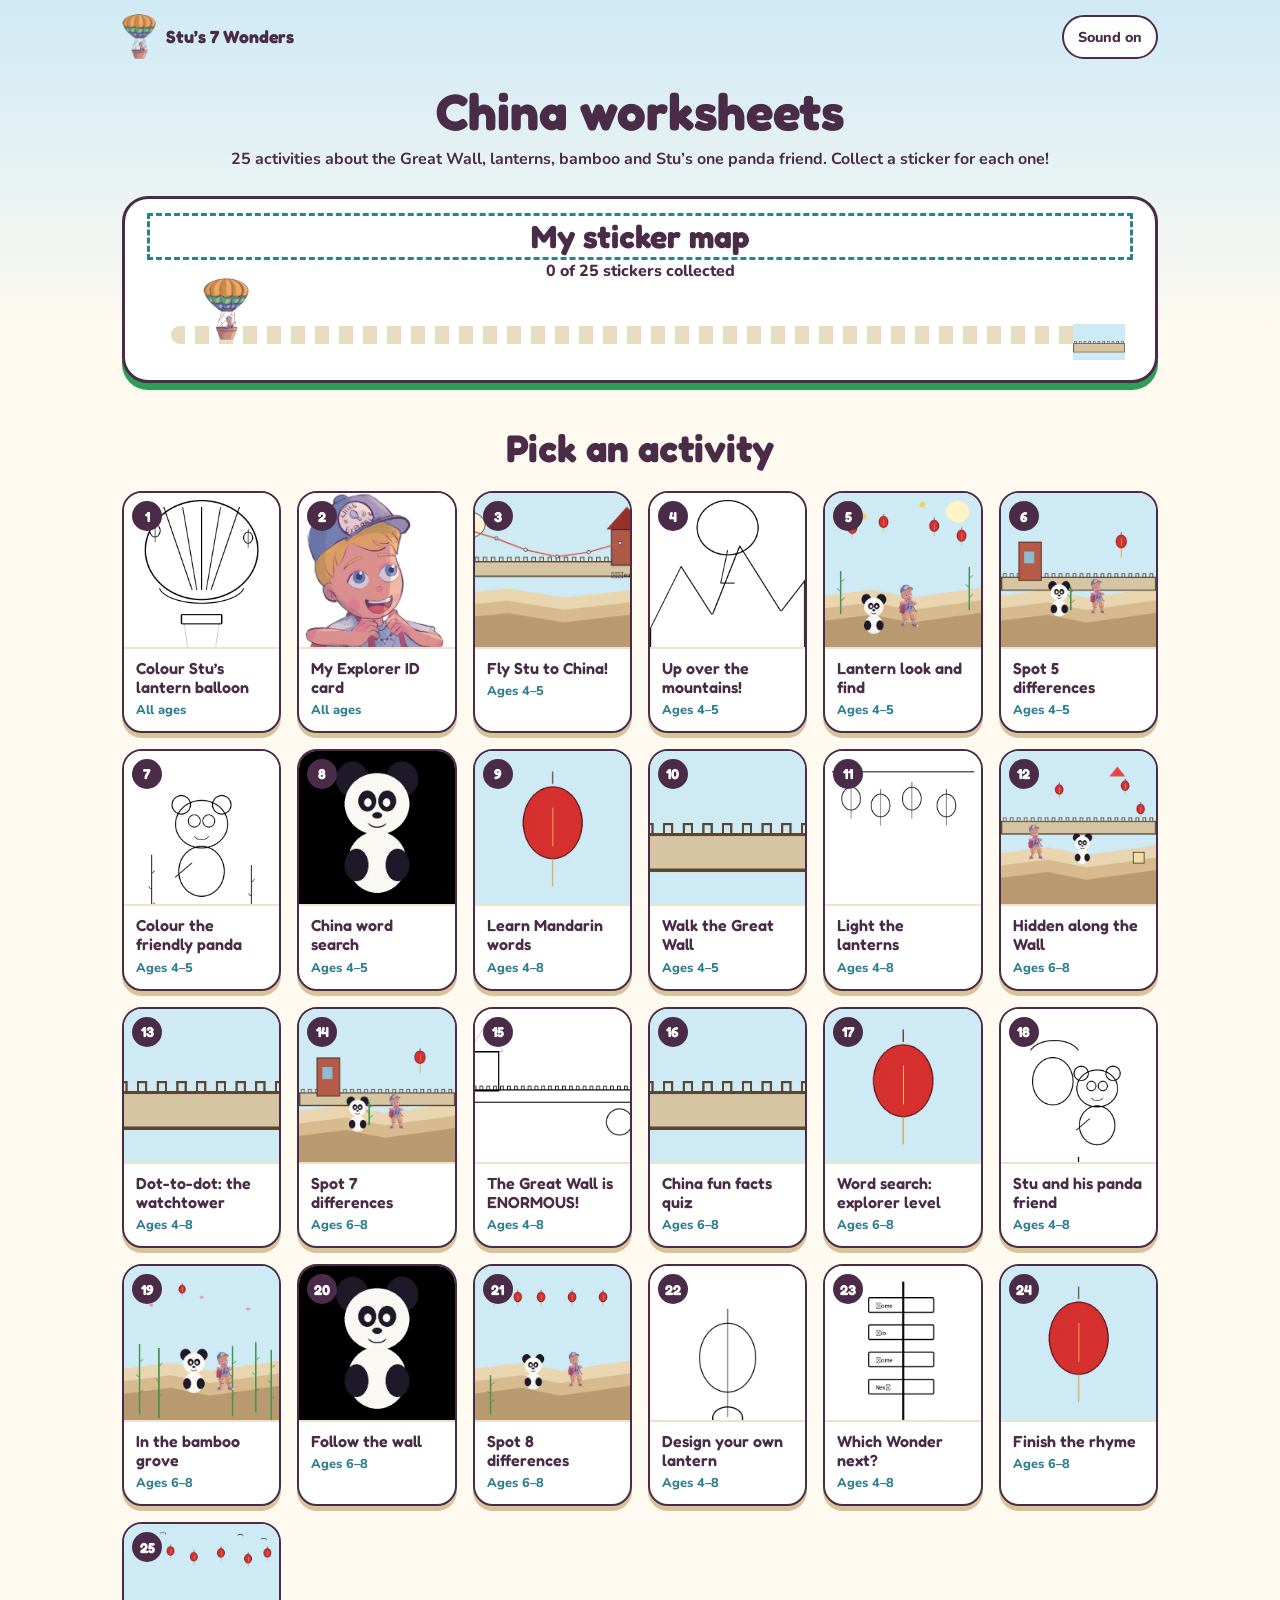
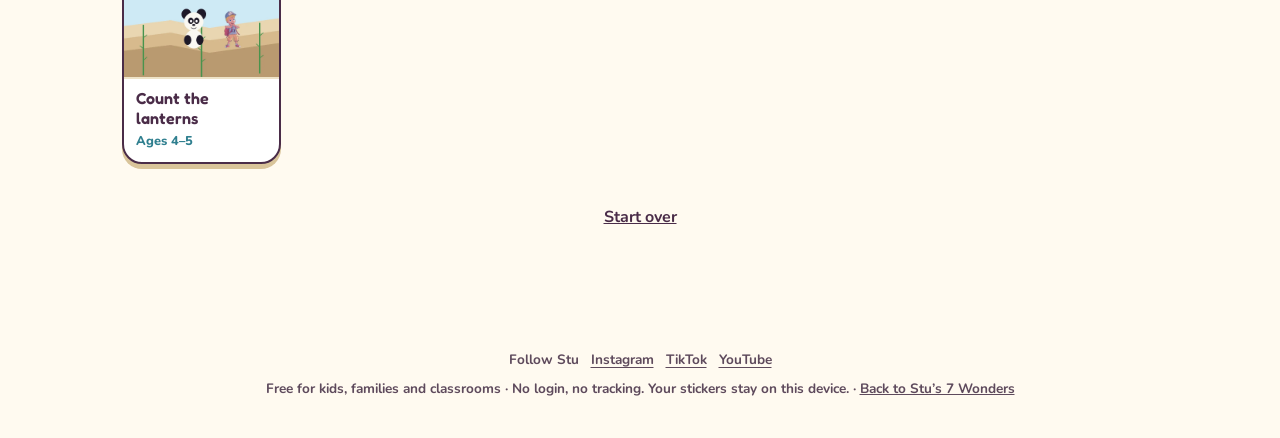
<file: worksheets/china/index.html>
<!doctype html>
<html lang="en">
<head>
<meta charset="utf-8">
<meta name="viewport" content="width=device-width,initial-scale=1,viewport-fit=cover">
<title>Free China Worksheets for Kids 4–8 · Colouring, Mazes, Word Search · Stu’s 7 Wonders</title>
<meta name="ws-title" content="Free China Worksheets for Kids 4–8 · Colouring, Mazes, Word Search · Stu’s 7 Wonders">
<meta name="description" content="25 free interactive China activities for kids ages 4–8: colouring, mazes, word searches, spot the difference, Mandarin words, and a trip to the Great Wall with Stu and one panda friend. No login, works on tablets and phones.">
<link rel="canonical" href="https://explorerstu.com/worksheets/china/">
<meta name="robots" content="noindex,nofollow">
<meta name="theme-color" content="#cfeaf5">
<meta property="og:type" content="website">
<meta property="og:site_name" content="Stu’s 7 Wonders">
<meta property="og:url" content="https://explorerstu.com/worksheets/china/">
<meta property="og:title" content="Free interactive China worksheets for kids 4–8">
<meta property="og:description" content="Colour, trace, match and explore China with Explorer Stu and one panda friend. 25 activities, free, no login.">
<meta property="og:image" content="https://explorerstu.com/assets/og-image.jpg">
<meta property="og:image:width" content="1200"><meta property="og:image:height" content="630">
<meta name="twitter:card" content="summary_large_image">
<meta name="twitter:title" content="Free interactive China worksheets for kids 4–8">
<meta name="twitter:description" content="Colouring, mazes, word searches, Mandarin words and the Great Wall with Explorer Stu.">
<meta name="twitter:image" content="https://explorerstu.com/assets/og-image.jpg">
<link rel="icon" href="../../favicon.ico" sizes="any">
<link rel="apple-touch-icon" href="../../apple-touch-icon.png">
<link rel="preload" as="font" type="font/woff2" href="../../fonts/Fredoka.woff2" crossorigin>
<link rel="stylesheet" href="../engine/ws.css">
<script type="application/ld+json">{"@context":"https://schema.org","@type":"LearningResource","name":"Discovering China interactive worksheets","url":"https://explorerstu.com/worksheets/china/","inLanguage":"en","isAccessibleForFree":true,"educationalLevel":"Pre-K to Grade 2","typicalAgeRange":"4-8","learningResourceType":["Coloring page","Maze","Word search","Spot the difference","Quiz"],"about":["China","Great Wall","Mandarin words","Lanterns"],"publisher":{"@type":"Organization","name":"GG Publishing","url":"https://explorerstu.com/"}}</script>
</head>
<body>
<a class="sr" href="#app">Skip to activities</a>
<header class="top">
  <a class="brand" href="../../"><img src="../../assets/balloon.png" alt="" width="34" height="45">Stu’s 7 Wonders</a>
  <button class="mute" id="mute" aria-pressed="false">🔊 Sound on</button>
</header>
<main>
  <noscript><p class="intro">These activities need JavaScript turned on.</p></noscript>
  <div class="intro"><h1>China worksheets</h1><p>25 activities about the Great Wall, lanterns, bamboo and Stu’s one panda friend. Collect a sticker for each one!</p></div>
  <div id="app"></div>
</main>
<p id="live" class="sr" aria-live="polite"></p>
<footer class="ws-foot"><p class="ws-follow"><span>Follow Stu</span><a href="https://www.instagram.com/explorerstuey/" target="_blank" rel="noopener">Instagram</a><a href="https://www.tiktok.com/@explorerstuey" target="_blank" rel="noopener">TikTok</a><a href="https://www.youtube.com/@explorerstuey" target="_blank" rel="noopener">YouTube</a></p>Free for kids, families and classrooms · No login, no tracking. Your stickers stay on this device. · <a href="../../">Back to Stu’s 7 Wonders</a></footer>
<script src="../engine/logic.js"></script>
<script src="data.js"></script>
<script src="../engine/ws.js"></script>
</body>
</html>
</file>
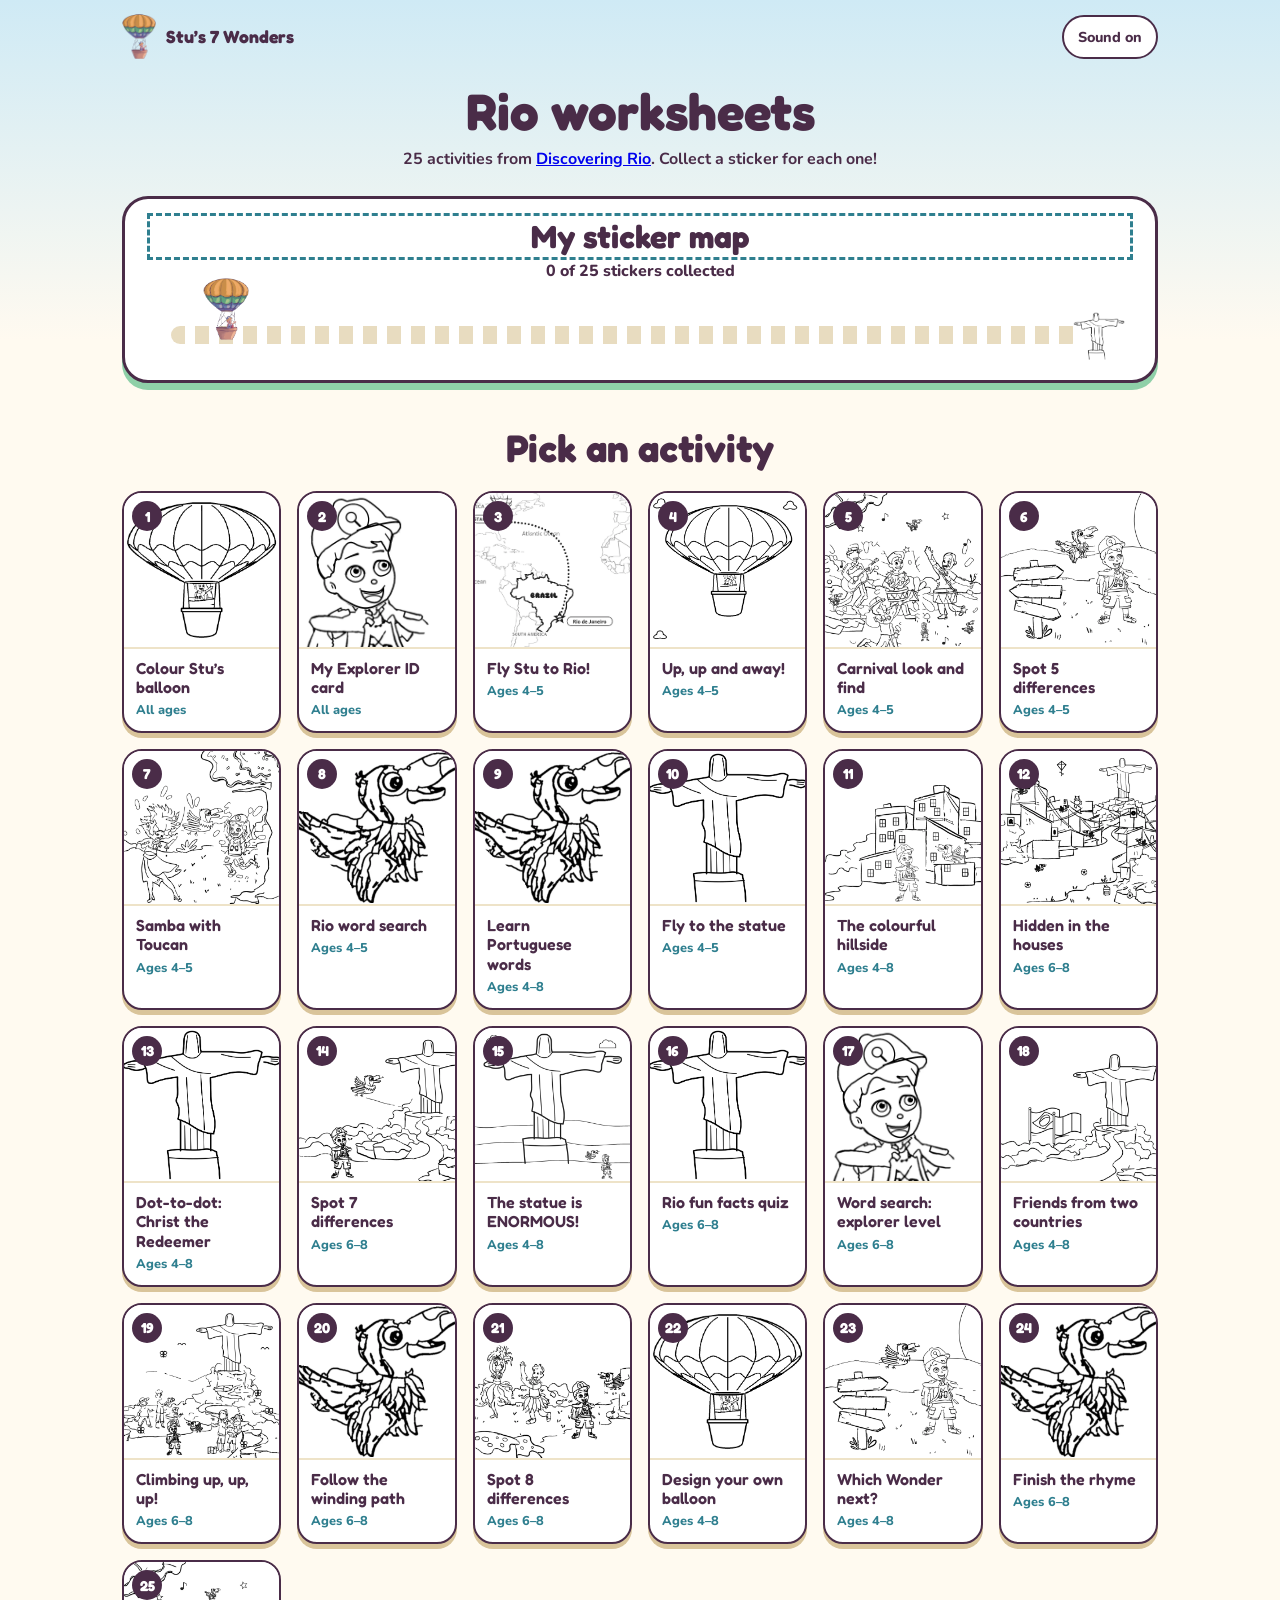
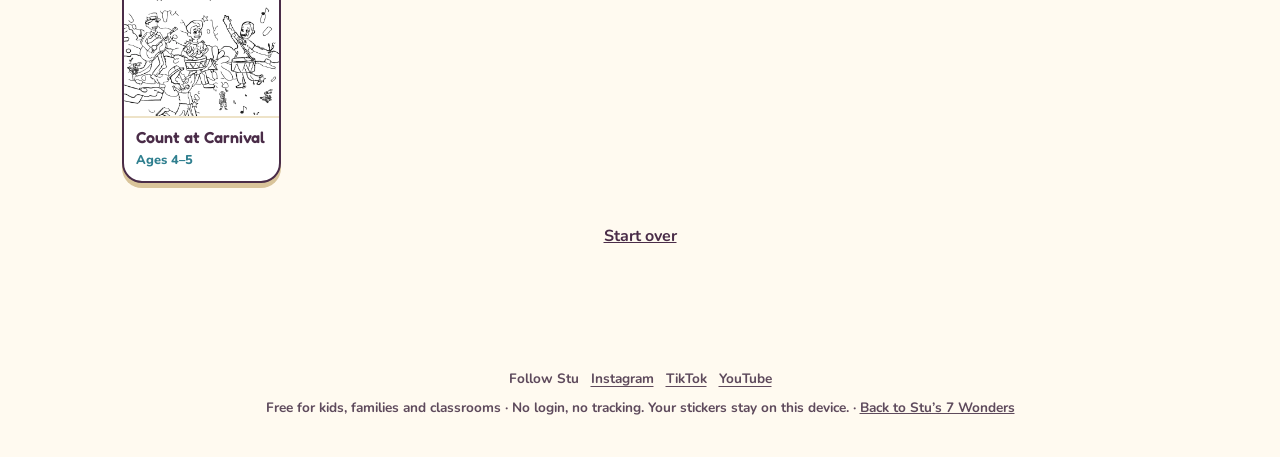
<file: worksheets/rio/index.html>
<!doctype html>
<html lang="en">
<head>
<meta charset="utf-8">
<meta name="viewport" content="width=device-width,initial-scale=1,viewport-fit=cover">
<title>Free Rio Worksheets for Kids 4–8 · Colouring, Mazes, Word Search · Stu’s 7 Wonders</title>
<meta name="ws-title" content="Free Rio Worksheets for Kids 4–8 · Colouring, Mazes, Word Search · Stu’s 7 Wonders">
<meta name="description" content="25 free interactive Rio activities for kids ages 4–8 from the Stu’s 7 Wonders picture book: tap-to-colour pages, mazes, word searches, spot the difference, look and find, Portuguese words and quizzes. No login, works on tablets and phones.">
<link rel="canonical" href="https://explorerstu.com/worksheets/rio/">
<meta name="robots" content="noindex,nofollow">
<meta name="theme-color" content="#cfeaf5">
<meta property="og:type" content="website">
<meta property="og:site_name" content="Stu’s 7 Wonders">
<meta property="og:url" content="https://explorerstu.com/worksheets/rio/">
<meta property="og:title" content="Free interactive Rio worksheets for kids 4–8">
<meta property="og:description" content="Colour, trace, match and explore Rio with Explorer Stu. 25 activities, free, no login.">
<meta property="og:image" content="https://explorerstu.com/assets/og-image.jpg">
<meta property="og:image:width" content="1200"><meta property="og:image:height" content="630">
<meta name="twitter:card" content="summary_large_image">
<meta name="twitter:title" content="Free interactive Rio worksheets for kids 4–8">
<meta name="twitter:description" content="Colouring, mazes, word searches, spot the difference and more with Explorer Stu.">
<meta name="twitter:image" content="https://explorerstu.com/assets/og-image.jpg">
<link rel="icon" href="../../favicon.ico" sizes="any">
<link rel="apple-touch-icon" href="../../apple-touch-icon.png">
<link rel="preload" as="font" type="font/woff2" href="../../fonts/Fredoka.woff2" crossorigin>
<link rel="stylesheet" href="../engine/ws.css">
<script type="application/ld+json">{"@context":"https://schema.org","@type":"LearningResource","name":"Discovering Rio interactive worksheets","url":"https://explorerstu.com/worksheets/rio/","inLanguage":"en","isAccessibleForFree":true,"educationalLevel":"Pre-K to Grade 2","typicalAgeRange":"4-8","learningResourceType":["Coloring page","Maze","Word search","Spot the difference","Quiz"],"about":["Rio de Janeiro","Christ the Redeemer","Brazil","Portuguese words"],"isBasedOn":{"@type":"Book","name":"Stu's 7 Wonders: Discovering Rio","isbn":"9798321642009","url":"https://www.amazon.com/dp/B0CZY2JQ9W"},"publisher":{"@type":"Organization","name":"GG Publishing","url":"https://explorerstu.com/"}}</script>
</head>
<body>
<a class="sr" href="#app">Skip to activities</a>
<header class="top">
  <a class="brand" href="../../"><img src="../../assets/balloon.png" alt="" width="34" height="45">Stu’s 7 Wonders</a>
  <button class="mute" id="mute" aria-pressed="false">🔊 Sound on</button>
</header>
<main>
  <noscript><p class="intro">These activities need JavaScript turned on.</p></noscript>
  <div class="intro"><h1>Rio worksheets</h1><p>25 activities from <a href="https://www.amazon.com/dp/B0CZY2JQ9W">Discovering Rio</a>. Collect a sticker for each one!</p></div>
  <div id="app"></div>
</main>
<p id="live" class="sr" aria-live="polite"></p>
<footer class="ws-foot"><p class="ws-follow"><span>Follow Stu</span><a href="https://www.instagram.com/explorerstuey/" target="_blank" rel="noopener">Instagram</a><a href="https://www.tiktok.com/@explorerstuey" target="_blank" rel="noopener">TikTok</a><a href="https://www.youtube.com/@explorerstuey" target="_blank" rel="noopener">YouTube</a></p>Free for kids, families and classrooms · No login, no tracking. Your stickers stay on this device. · <a href="../../">Back to Stu’s 7 Wonders</a></footer>
<script src="../engine/logic.js"></script>
<script src="data.js"></script>
<script src="../engine/ws.js"></script>
</body>
</html>
</file>
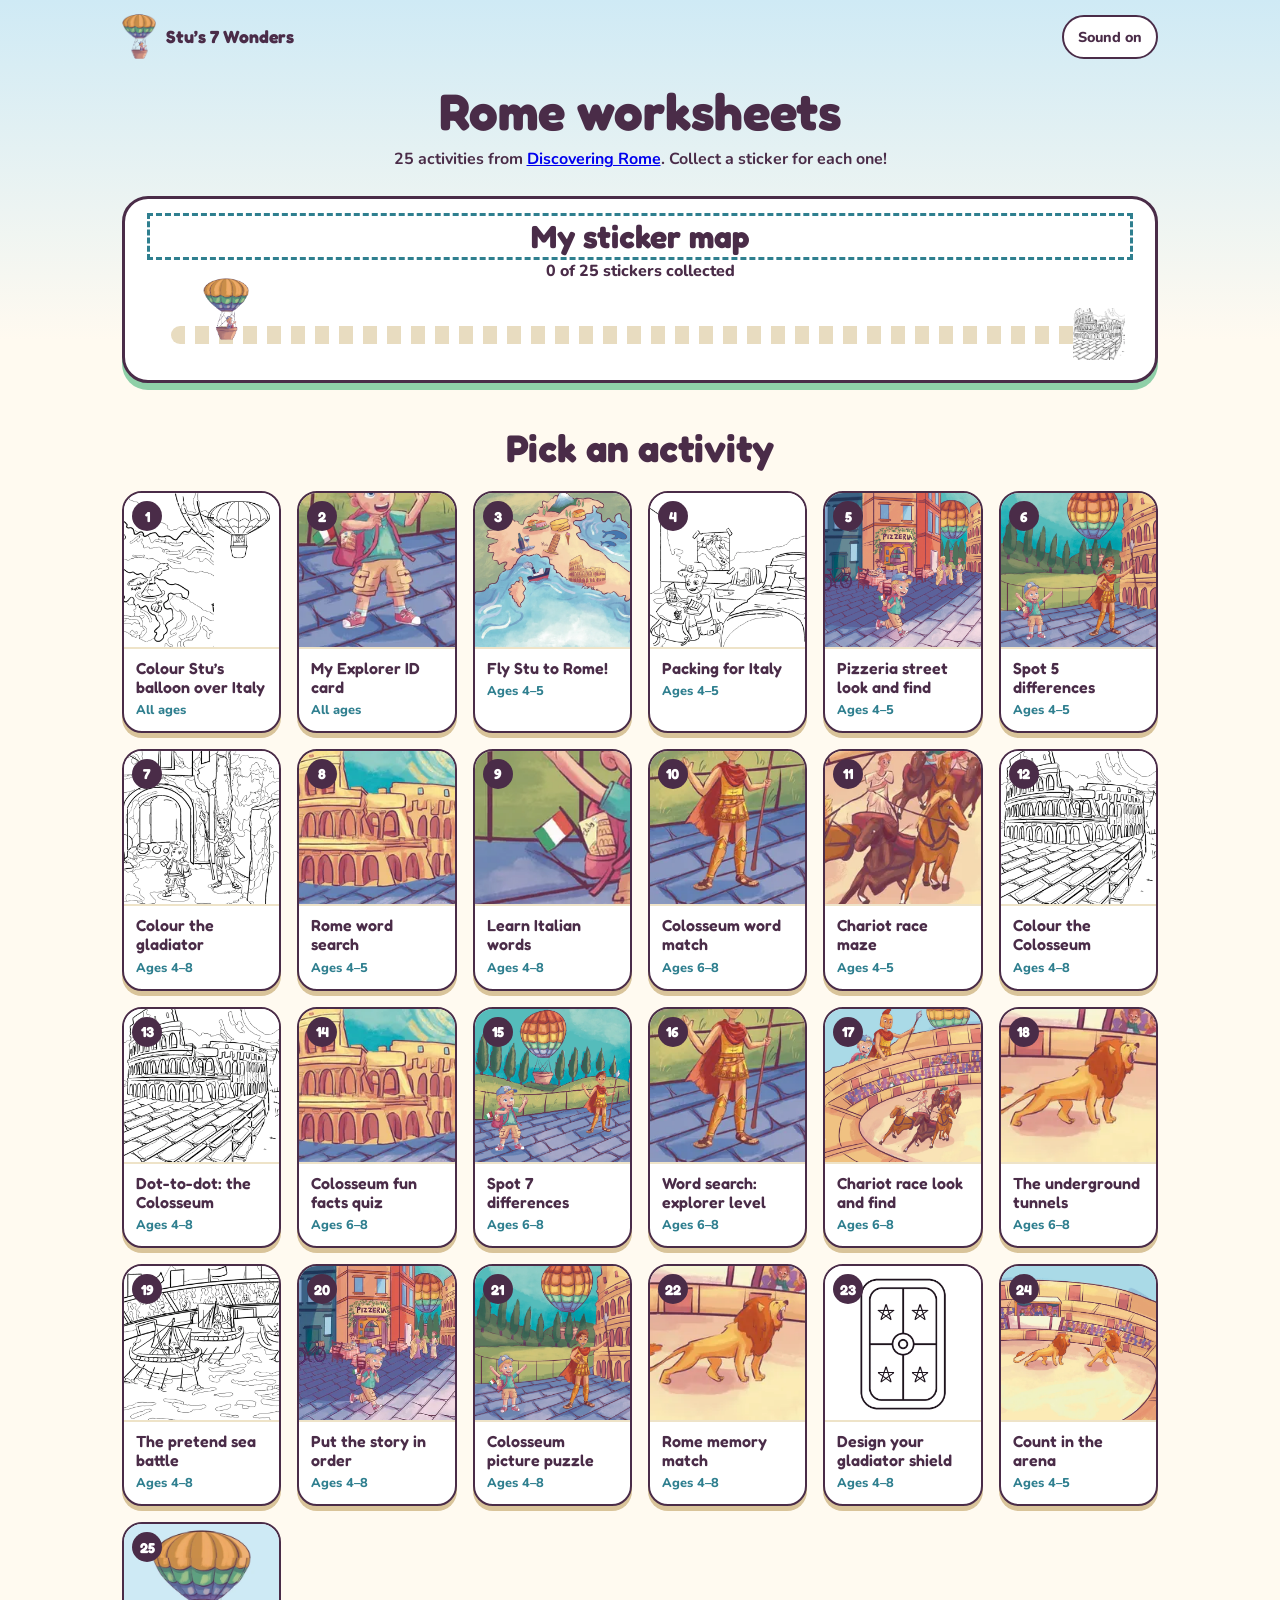
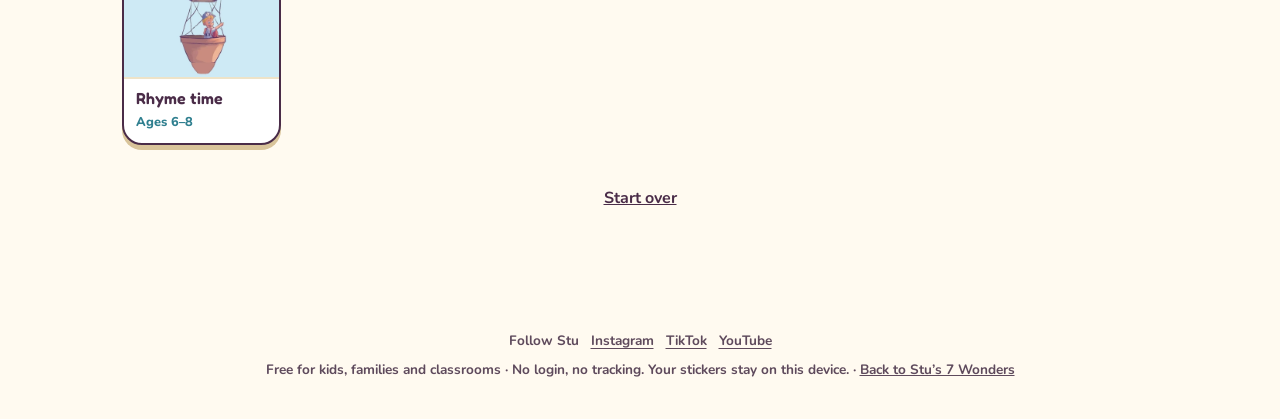
<file: worksheets/rome/index.html>
<!doctype html>
<html lang="en">
<head>
<meta charset="utf-8">
<meta name="viewport" content="width=device-width,initial-scale=1,viewport-fit=cover">
<title>Free Rome Worksheets for Kids 4–8 · Colouring, Mazes, Puzzles · Stu’s 7 Wonders</title>
<meta name="ws-title" content="Free Rome Worksheets for Kids 4–8 · Colouring, Mazes, Puzzles · Stu’s 7 Wonders">
<meta name="description" content="25 free interactive Rome activities for kids ages 4–8 from the Stu’s 7 Wonders picture book: Colosseum colouring pages, chariot mazes, word searches, spot the difference, memory match, puzzles, Italian words and quizzes. No login, works on tablets and phones.">
<link rel="canonical" href="https://explorerstu.com/worksheets/rome/">
<meta name="robots" content="noindex,nofollow">
<meta name="theme-color" content="#cfeaf5">
<meta property="og:type" content="website">
<meta property="og:site_name" content="Stu’s 7 Wonders">
<meta property="og:url" content="https://explorerstu.com/worksheets/rome/">
<meta property="og:title" content="Free interactive Rome worksheets for kids 4–8">
<meta property="og:description" content="Colour, trace, match and explore ancient Rome with Explorer Stu. 25 activities, free, no login.">
<meta property="og:image" content="https://explorerstu.com/assets/og-image.jpg">
<meta property="og:image:width" content="1200"><meta property="og:image:height" content="630">
<meta name="twitter:card" content="summary_large_image">
<meta name="twitter:title" content="Free interactive Rome worksheets for kids 4–8">
<meta name="twitter:description" content="Colouring, mazes, word searches, spot the difference and more with Explorer Stu.">
<meta name="twitter:image" content="https://explorerstu.com/assets/og-image.jpg">
<link rel="icon" href="../../favicon.ico" sizes="any">
<link rel="apple-touch-icon" href="../../apple-touch-icon.png">
<link rel="preload" as="font" type="font/woff2" href="../../fonts/Fredoka.woff2" crossorigin>
<link rel="stylesheet" href="../engine/ws.css">
<script type="application/ld+json">{"@context":"https://schema.org","@type":"LearningResource","name":"Discovering Rome interactive worksheets","url":"https://explorerstu.com/worksheets/rome/","inLanguage":"en","isAccessibleForFree":true,"educationalLevel":"Pre-K to Grade 2","typicalAgeRange":"4-8","learningResourceType":["Coloring page","Maze","Word search","Spot the difference","Quiz","Memory game","Puzzle"],"about":["Rome","Colosseum","Italy","Italian words","Ancient Rome"],"isBasedOn":{"@type":"Book","name":"Stu's 7 Wonders: Discovering Rome","isbn":"9798313687445","url":"https://www.amazon.com/dp/B0F18L943T"},"publisher":{"@type":"Organization","name":"GG Publishing","url":"https://explorerstu.com/"}}</script>
</head>
<body>
<a class="sr" href="#app">Skip to activities</a>
<header class="top">
  <a class="brand" href="../../"><img src="../../assets/balloon.png" alt="" width="34" height="45">Stu’s 7 Wonders</a>
  <button class="mute" id="mute" aria-pressed="false">🔊 Sound on</button>
</header>
<main>
  <noscript><p class="intro">These activities need JavaScript turned on.</p></noscript>
  <div class="intro"><h1>Rome worksheets</h1><p>25 activities from <a href="https://www.amazon.com/dp/B0F18L943T">Discovering Rome</a>. Collect a sticker for each one!</p></div>
  <div id="app"></div>
</main>
<p id="live" class="sr" aria-live="polite"></p>
<footer class="ws-foot"><p class="ws-follow"><span>Follow Stu</span><a href="https://www.instagram.com/explorerstuey/" target="_blank" rel="noopener">Instagram</a><a href="https://www.tiktok.com/@explorerstuey" target="_blank" rel="noopener">TikTok</a><a href="https://www.youtube.com/@explorerstuey" target="_blank" rel="noopener">YouTube</a></p>Free for kids, families and classrooms · No login, no tracking. Your stickers stay on this device. · <a href="../../">Back to Stu’s 7 Wonders</a></footer>
<script src="../engine/logic.js"></script>
<script src="data.js"></script>
<script src="../engine/ws.js"></script>
</body>
</html>
</file>
<file: style.css>
@font-face {
  font-family: 'Fredoka';
  font-style: normal;
  font-weight: 500;
  font-stretch: 100%;
  font-display: swap;
  src: url(fonts/Fredoka.woff2) format('woff2');
  unicode-range: U+0000-00FF, U+0131, U+0152-0153, U+02BB-02BC, U+02C6, U+02DA, U+02DC, U+0304, U+0308, U+0329, U+2000-206F, U+20AC, U+2122, U+2191, U+2193, U+2212, U+2215, U+FEFF, U+FFFD;
}
@font-face {
  font-family: 'Fredoka';
  font-style: normal;
  font-weight: 600;
  font-stretch: 100%;
  font-display: swap;
  src: url(fonts/Fredoka.woff2) format('woff2');
  unicode-range: U+0000-00FF, U+0131, U+0152-0153, U+02BB-02BC, U+02C6, U+02DA, U+02DC, U+0304, U+0308, U+0329, U+2000-206F, U+20AC, U+2122, U+2191, U+2193, U+2212, U+2215, U+FEFF, U+FFFD;
}
@font-face {
  font-family: 'Fredoka';
  font-style: normal;
  font-weight: 700;
  font-stretch: 100%;
  font-display: swap;
  src: url(fonts/Fredoka.woff2) format('woff2');
  unicode-range: U+0000-00FF, U+0131, U+0152-0153, U+02BB-02BC, U+02C6, U+02DA, U+02DC, U+0304, U+0308, U+0329, U+2000-206F, U+20AC, U+2122, U+2191, U+2193, U+2212, U+2215, U+FEFF, U+FFFD;
}
@font-face {
  font-family: 'Nunito';
  font-style: normal;
  font-weight: 600;
  font-display: swap;
  src: url(fonts/Nunito.woff2) format('woff2');
  unicode-range: U+0000-00FF, U+0131, U+0152-0153, U+02BB-02BC, U+02C6, U+02DA, U+02DC, U+0304, U+0308, U+0329, U+2000-206F, U+20AC, U+2122, U+2191, U+2193, U+2212, U+2215, U+FEFF, U+FFFD;
}
@font-face {
  font-family: 'Nunito';
  font-style: normal;
  font-weight: 800;
  font-display: swap;
  src: url(fonts/Nunito.woff2) format('woff2');
  unicode-range: U+0000-00FF, U+0131, U+0152-0153, U+02BB-02BC, U+02C6, U+02DA, U+02DC, U+0304, U+0308, U+0329, U+2000-206F, U+20AC, U+2122, U+2191, U+2193, U+2212, U+2215, U+FEFF, U+FFFD;
}
@font-face {
  font-family: 'Sniglet';
  font-style: normal;
  font-weight: 400;
  font-display: swap;
  src: url(fonts/Sniglet.woff2) format('woff2');
  unicode-range: U+0000-00FF, U+0131, U+0152-0153, U+02BB-02BC, U+02C6, U+02DA, U+02DC, U+0304, U+0308, U+0329, U+2000-206F, U+20AC, U+2122, U+2191, U+2193, U+2212, U+2215, U+FEFF, U+FFFD;
}
:root{--ink:#4a2c48;--cream:#fffaf0;--sky1:#9fd3ec;--sky2:#d9f0f7;--sun:#fbe7a1;--coral:#e9785a;--gold:#f6b84b;--teal:#3c9d9b}
*{box-sizing:border-box;margin:0}
html{scroll-behavior:smooth}
body{font-family:Nunito,system-ui,sans-serif;color:var(--ink);background:var(--cream);overflow-x:hidden;-webkit-font-smoothing:antialiased}
body::after{content:"";position:fixed;inset:0;pointer-events:none;background:url("data:image/svg+xml,%3Csvg xmlns='http://www.w3.org/2000/svg' width='160' height='160'%3E%3Cfilter id='n'%3E%3CfeTurbulence type='fractalNoise' baseFrequency='.8' numOctaves='2'/%3E%3C/filter%3E%3Crect width='160' height='160' filter='url(%23n)' opacity='.06'/%3E%3C/svg%3E");z-index:50;mix-blend-mode:multiply}
h1,h2{font-family:Fredoka,Sniglet,sans-serif;line-height:1.05}
img{max-width:100%;height:auto;display:block}

/* ---------- SKY HERO ---------- */
.sky{position:relative;min-height:0;overflow:hidden;background:
 radial-gradient(120% 70% at 80% 10%,#fff3c4 0,transparent 42%),
 linear-gradient(180deg,var(--sky1) 0%,#b9e2f1 42%,var(--sky2) 78%,var(--cream) 100%);
 display:grid;grid-template-columns:minmax(0,1fr) auto;grid-template-areas:"kicker kicker" "copy balloon";
 align-items:center;column-gap:10px;row-gap:6px;padding:12px 14px 10px}
.sun{position:absolute;width:min(46vw,280px);aspect-ratio:1;border-radius:50%;right:-18%;top:-30%;background:radial-gradient(circle,#fff4b8 0 52%,#fbe7a1 53% 60%,transparent 61%);filter:url(#paint);opacity:.85;animation:sun 9s ease-in-out infinite;z-index:0}
@keyframes sun{50%{transform:scale(1.05)}}
.kicker{grid-area:kicker;position:relative;z-index:3;justify-self:start;font-weight:800;font-size:.72rem;letter-spacing:.08em;text-transform:uppercase;color:#2f7f8f;background:#ffffffd0;display:inline-block;padding:5px 10px;border-radius:99px;transform:none}
.hero-copy{grid-area:copy;position:relative;z-index:3;text-align:left;min-width:0}
h1{font-size:clamp(1.7rem,6.4vw,3.5rem);font-weight:700;color:var(--cream);margin:0 0 .12em;
 text-shadow:1px 0 0 var(--ink),-1px 0 0 var(--ink),0 1px 0 var(--ink),0 -1px 0 var(--ink)}
h1 .w{display:inline-block;animation:hop 4.8s ease-in-out infinite}
h1 .w:nth-child(1){color:var(--gold)}h1 .w:nth-child(2){color:var(--coral);animation-delay:.25s}h1 .w:nth-child(3){color:#8fd0a8;animation-delay:.5s}
@keyframes hop{0%,80%,100%{transform:translateY(0)}86%{transform:translateY(-8px)}92%{transform:translateY(1px)}}
.sub{font-size:clamp(.92rem,3.2vw,1.08rem);line-height:1.35;font-weight:600;max-width:38ch;margin:0}
.hero-actions{display:flex;flex-direction:column;align-items:stretch;gap:8px;margin-top:10px}
.hero-pick{font-size:1.2rem;min-height:54px;padding:12px 18px;box-shadow:0 5px 0 var(--ink)}
.hero-pick span{display:inline-block;animation:nudge 1.6s ease-in-out infinite}

.balloon-wrap{grid-area:balloon;position:relative;z-index:4;width:min(34vw,148px);margin:0}
.balloon-drift{transform-origin:50% 0;animation:drift 17s ease-in-out infinite}
.balloon{position:relative;transform-origin:50% 0;animation:bob 6s ease-in-out infinite}
.balloon img{display:block;width:100%;height:auto}
@keyframes bob{0%,100%{transform:translateY(0)}50%{transform:translateY(-10px)}}
@keyframes drift{0%,100%{transform:translateX(-8px)}50%{transform:translateX(8px)}}

.clouds{position:absolute;inset:0;pointer-events:none;will-change:transform;z-index:1}
.c{position:absolute;fill:#fff;filter:url(#paint)}
.far .c{opacity:.75;fill:#f4fbff}.mid .c{opacity:.9}
.near{z-index:1;top:auto;bottom:-8px;height:auto}
.near .c{fill:var(--cream)}
.c1{width:120px;height:56px;top:8%;left:2%;animation:float 60s linear infinite}
.c2{width:90px;height:42px;top:28%;left:72%;animation:float 75s linear infinite -30s}
.c3{width:70px;height:34px;top:58%;left:18%;animation:float 50s linear infinite -10s}
.c4{width:150px;height:70px;top:6%;left:58%;animation:float 40s linear infinite -12s}
.c5{width:130px;height:60px;top:48%;left:-8%;animation:float 46s linear infinite -24s}
.c6{width:min(46vw,240px);height:70px;bottom:-28px;left:-8%;animation:sway 12s ease-in-out infinite}
.c7{width:min(40vw,200px);height:64px;bottom:-32px;right:-10%;animation:sway 14s ease-in-out infinite reverse}
@keyframes float{from{transform:translateX(-30vw)}to{transform:translateX(130vw)}}
@keyframes sway{50%{transform:translateX(16px)}}
@keyframes nudge{50%{transform:translateY(4px)}}

/* ---------- BUTTONS ---------- */
.btn{display:inline-flex;align-items:center;gap:10px;justify-content:center;font-family:Fredoka;font-weight:600;font-size:1.1rem;color:var(--ink);background:var(--gold);border:2.5px solid var(--ink);border-radius:18px 22px 16px 24px;padding:14px 22px;text-decoration:none;box-shadow:0 5px 0 var(--ink);transition:transform .15s,box-shadow .15s;min-height:52px}
.btn:hover,.btn:focus-visible{animation:wiggle .5s ease-in-out}
.btn:active{transform:translateY(4px);box-shadow:0 1px 0 var(--ink)}
.btn:focus-visible{outline:3px dashed var(--teal);outline-offset:4px}
.btn.alt{background:#8fd0a8}
.btn.hero-pick{font-size:1.2rem;min-height:54px;padding:12px 18px;box-shadow:0 5px 0 var(--ink)}
.btn.insta{background:#f4a9c6}
.btn svg{flex:none;width:22px;height:22px;display:block}
@keyframes wiggle{20%{transform:scale(1.03)}40%{transform:scale(1.05)}60%{transform:scale(1.03)}80%{transform:scale(1.01)}}

/* ---------- BOOKS ---------- */
section{padding:clamp(48px,8vw,96px) clamp(20px,5vw,40px);max-width:1080px;margin:0 auto}
section+section{padding-top:0}
h2{font-size:clamp(2rem,8vw,3rem);text-align:center;margin-bottom:clamp(28px,5vw,44px)}
.books{padding:8px 14px 28px;scroll-margin-top:8px}
.books h2{font-size:clamp(1.45rem,5.5vw,2.1rem);margin:4px 0 10px}
.book-grid{display:grid;gap:12px;grid-template-columns:1fr}
.book{display:grid;grid-template-columns:112px minmax(0,1fr);grid-template-rows:auto auto auto;column-gap:12px;row-gap:3px;align-items:center;text-align:left}
.book-body{display:contents}
.book p{grid-column:2;grid-row:2;font-weight:600;line-height:1.35;margin:0;font-size:.92rem}
.book .btn-row{grid-column:2;grid-row:3;justify-content:flex-start;gap:8px}
.books .btn{font-size:.92rem;padding:8px 10px;min-height:44px;border-radius:14px;box-shadow:0 3px 0 var(--ink)}
.cover-wrap{grid-column:1;grid-row:1 / span 3;position:relative;align-self:stretch;min-height:112px}
.cover{position:relative;height:100%;border-radius:6px 14px 14px 6px;overflow:hidden;border:3px solid var(--ink);box-shadow:5px 6px 0 var(--tint);transform-style:preserve-3d;transition:transform .35s cubic-bezier(.2,.9,.3,1.4);background:var(--tint)}
.cover img{width:100%;height:100%;object-fit:cover;transform:scale(1.06);transition:transform 6s ease-out}
.cover img.china-face{object-position:center center;transform:none}
.cover:hover img.china-face{transform:scale(1.04)}
.cover:hover img{transform:scale(1.14)}
.spine{position:absolute;inset:0 auto 0 0;width:16px;background:linear-gradient(90deg,#0003,#fff3 60%,transparent)}
.title-card{grid-column:2;grid-row:1;margin:0;font-weight:inherit;position:static;translate:none;rotate:none;background:transparent;border:0;border-radius:0;padding:0;box-shadow:none;white-space:normal;text-align:left;align-self:end}
.title-card small{display:block;font-family:Fredoka;font-weight:600;color:var(--coral);font-size:.78rem;line-height:1.1}
.title-card b{font-family:Fredoka;font-size:1.12rem;line-height:1.1}
.new-badge{position:absolute;z-index:3;top:6px;right:6px;background:var(--gold);color:var(--ink);font-family:Fredoka,sans-serif;font-weight:700;font-size:.78rem;letter-spacing:.04em;text-transform:uppercase;line-height:1;padding:4px 8px;border-radius:99px;border:2px solid var(--ink);box-shadow:0 2px 0 var(--ink);transform:none}
.confetti i{position:absolute;top:-10px;width:9px;height:14px;border-radius:3px;background:var(--gold);animation:fall 5s linear infinite;opacity:.9}
.confetti i:nth-child(2n){background:#e96aa0;width:7px}.confetti i:nth-child(3n){background:#5bc0be}.confetti i:nth-child(5n){background:#8f7be6}
.confetti i:nth-child(1){left:8%}.confetti i:nth-child(2){left:20%;animation-delay:-1s}.confetti i:nth-child(3){left:33%;animation-delay:-2.6s}.confetti i:nth-child(4){left:47%;animation-delay:-3.4s}.confetti i:nth-child(5){left:60%;animation-delay:-.6s}.confetti i:nth-child(6){left:72%;animation-delay:-4.2s}.confetti i:nth-child(7){left:84%;animation-delay:-1.8s}.confetti i:nth-child(8){left:93%;animation-delay:-3s}
@keyframes fall{to{transform:translateY(110cqh) translateY(520px) rotate(540deg)}}

/* pop-in on scroll */
.js .pop{opacity:0;transform:translateY(40px) scale(.92);transition:opacity .6s,transform .8s cubic-bezier(.2,1.4,.4,1)}
.js .pop.in{opacity:1;transform:none}
.js .books,.js .books .pop{opacity:1;transform:none}

/* ---------- MAP ---------- */
.journey{max-width:1100px}
.lede{text-align:center;font-weight:700;margin:-18px 0 28px}
.map{background:#f6ecd2;border:3px solid var(--ink);border-radius:24px;padding:10px;box-shadow:0 8px 0 #d9c49a;overflow:hidden}
.map svg{border-radius:16px}
.map svg{width:100%;height:auto;display:block}
.land{fill:#efe1bd;stroke:#c7a874;stroke-width:1.6;stroke-linejoin:round}
.land-shadow{fill:#a98f6a;opacity:.25}
.route-future{fill:none;stroke:#7d6f8f;stroke-width:3;stroke-dasharray:3 10;stroke-linecap:round;opacity:.55}
.route{fill:none;stroke:#fff;stroke-width:10;stroke-linecap:round;opacity:.6}
.route-dash{fill:none;stroke:var(--coral);stroke-width:5;stroke-linecap:round;stroke-dasharray:2 14}
.pin text{font-family:Fredoka;font-weight:600;font-size:22px;text-anchor:middle;fill:var(--ink);paint-order:stroke;stroke:#fff;stroke-width:6px}
.pin.lit>circle:nth-of-type(2){stroke:var(--ink);stroke-width:4}
.halo{animation:halo 2.4s ease-in-out infinite;transform-box:fill-box;transform-origin:center}
@keyframes halo{50%{transform:scale(1.25);opacity:.6}}
.mystery circle{fill:#5d4f73;opacity:.88;stroke:#fff;stroke-width:3;stroke-dasharray:4 4}
.mystery .q{fill:#fff;stroke:none;font-size:26px}
.mystery{animation:wob 3s ease-in-out infinite}
.mystery:nth-of-type(odd){animation-delay:-1.3s}
@keyframes wob{50%{translate:0 -6px}}
.mystery text:not(.q){font-size:18px}

/* ---------- TEACHERS ---------- */
.teachers{display:grid;gap:clamp(14px,3vw,32px);align-items:end;grid-template-columns:110px 1fr}
@media(min-width:700px){.teachers{grid-template-columns:200px 1fr}}
.stu-stand{width:100%;animation:stubob 3.4s ease-in-out infinite;transform-origin:50% 100%}
.js .stu-stand.pop.in{animation:stubob 3.4s ease-in-out infinite}
@keyframes stubob{50%{transform:translateY(-6px)}}
.t-card{background:#fff;border:3px solid var(--ink);border-radius:26px 26px 26px 6px;padding:clamp(24px,4vw,36px);box-shadow:0 7px 0 #8fd0a8;position:relative}
.t-card h2{text-align:left;font-size:clamp(1.6rem,6vw,2.2rem);margin-bottom:12px}
.t-card p{font-weight:600;line-height:1.55;margin-bottom:22px}
.t-card .btn{font-size:clamp(.92rem,3.8vw,1.05rem);padding:12px 16px;word-break:break-all}

.follow{text-align:center;padding-bottom:clamp(40px,6vw,64px)}
.tag{font-family:Sniglet;font-size:1.3rem;margin-top:20px;color:var(--teal)}

@media (prefers-reduced-motion:reduce){
 *,*::before,*::after{animation:none!important;transition:none!important;scroll-behavior:auto!important}
 .js .pop{opacity:1;transform:none}
}
@media(min-width:900px){
 .sky{padding:16px 5vw 12px;column-gap:28px;row-gap:8px;align-items:center}
 .kicker{font-size:.8rem;letter-spacing:.12em;padding:6px 12px}
 .sky h1{font-size:clamp(2.5rem,4vw,3.6rem)}
 .sub{font-size:1.05rem;max-width:46ch}
 .balloon-wrap{width:200px}
 .hero-actions{flex-direction:row;align-items:center}
 .btn.hero-pick{font-size:1.28rem;min-height:58px;padding:14px 26px}
 .books{padding:6px 40px 40px}
 .books h2{margin-bottom:14px}
 .book-grid{grid-template-columns:repeat(3,minmax(0,1fr));gap:22px;align-items:stretch}
 .book{position:relative;display:flex;flex-direction:column;text-align:center;align-items:stretch}
 .motto{font-size:1rem;margin-top:8px;padding:6px 12px}
 .cover-wrap{width:100%;min-height:0}
 .cover{height:auto;aspect-ratio:4/3;max-height:176px;box-shadow:8px 8px 0 var(--tint)}
 .book-body{display:flex;flex-direction:column;align-items:center;flex:1}
 .book .btn-row{margin-top:auto}
 .title-card{position:absolute;left:50%;top:10px;translate:-50% 0;z-index:2;background:var(--cream);border:2.5px solid var(--ink);border-radius:14px;padding:6px 12px 7px;box-shadow:0 3px 0 var(--ink);white-space:nowrap;text-align:center;max-width:calc(100% - 78px)}
 .title-card small{font-size:.82rem}
 .title-card b{font-size:clamp(1.05rem,1.5vw,1.35rem)}
 .book p{margin:12px 0 10px;font-size:1rem;line-height:1.4;max-width:34ch}
 .book .btn-row{justify-content:center}
 .books .btn{font-size:1rem;padding:10px 14px}
 .new-badge{top:8px;right:8px;font-size:.84rem}
}

.motto{position:relative;z-index:5;text-align:center;font-family:Sniglet,Fredoka,sans-serif;font-size:.82rem;line-height:1.2;color:var(--ink);margin-top:4px;background:#fffaf0d9;padding:4px 8px;border-radius:99px;transform:none}

/* ---------- FOOTER ---------- */
.site-footer{position:relative;background:#2f5a3a;color:#f3efe0;text-align:center;margin-top:clamp(60px,8vw,110px)}
.foot-edge{display:block;width:100%;height:clamp(60px,8vw,110px);position:absolute;left:0;top:calc(-1 * clamp(60px,8vw,110px) + 1px)}
.foot-inner{max-width:720px;margin:0 auto;padding:clamp(28px,5vw,44px) 24px calc(28px + env(safe-area-inset-bottom));display:flex;flex-direction:column;align-items:center;gap:14px}
.foot-mark{display:inline-flex;align-items:center;gap:10px;color:#fffaf0;text-decoration:none;font-family:Fredoka,sans-serif;font-weight:700;font-size:1.25rem}
.foot-mark img{width:30px;height:auto;animation:bob 5s ease-in-out infinite}
.foot-motto{font-family:Sniglet,Fredoka,sans-serif;font-size:1.05rem;color:#d8ecc0}
.foot-nav{display:flex;flex-wrap:wrap;justify-content:center;gap:4px 0}
.foot-nav a{color:#fffaf0;font-weight:800;font-size:.95rem;text-decoration:none;padding:10px 11px;border-radius:99px;min-height:44px;display:inline-flex;align-items:center}
.foot-nav a:hover,.foot-nav a:focus-visible{background:#ffffff1f;text-decoration:underline;text-underline-offset:3px}
.foot-nav a:focus-visible,.foot-mark:focus-visible{outline:3px dashed #f6b84b;outline-offset:2px}
.foot-credit{font-size:.82rem;font-weight:600;line-height:1.6;color:#e4ecd6;max-width:46ch;border-top:1px solid #ffffff2e;padding-top:16px;margin-top:4px}
.foot-credit cite{font-style:normal}

.btn-row{display:flex;flex-wrap:wrap;gap:12px;justify-content:center}
</file>
<file: worksheets/engine/ws.css>
@font-face{font-family:Fredoka;font-weight:500 700;font-display:swap;src:url(../../fonts/Fredoka.woff2) format('woff2')}
@font-face{font-family:Nunito;font-weight:600 800;font-display:swap;src:url(../../fonts/Nunito.woff2) format('woff2')}
@font-face{font-family:Sniglet;font-display:swap;src:url(../../fonts/Sniglet.woff2) format('woff2')}
@font-face{font-family:"Noto Sans SC";font-display:swap;src:url(../../fonts/NotoSansSC-subset.ttf) format("truetype");unicode-range:U+00C0-024F,U+3400-9FFF}
:root{--ink:#4a2c48;--cream:#fffaf0;--gold:#f6b84b;--coral:#e9785a;--mint:#8fd0a8;--teal:#2f7f8f;--sky:#cfeaf5}
*{box-sizing:border-box;margin:0}
html{-webkit-text-size-adjust:100%}
body{font-family:Nunito,system-ui,sans-serif;color:var(--ink);background:linear-gradient(180deg,var(--sky),var(--cream) 340px) no-repeat,var(--cream);min-height:100svh;-webkit-font-smoothing:antialiased;touch-action:manipulation}
h1,h2{font-family:Fredoka,sans-serif;line-height:1.1}
img{max-width:100%;height:auto;display:block}
button{font:inherit;color:inherit;cursor:pointer}
:focus-visible{outline:3px dashed var(--teal);outline-offset:3px}
.sr{position:absolute;width:1px;height:1px;overflow:hidden;clip:rect(0 0 0 0)}
.top{display:flex;align-items:center;justify-content:space-between;gap:12px;padding:14px clamp(14px,4vw,32px);max-width:1100px;margin:0 auto}
.brand{display:flex;align-items:center;gap:10px;font-family:Fredoka;font-weight:700;font-size:1.1rem;color:var(--ink);text-decoration:none}
.brand img{width:34px}
.mute{background:#fff;border:2px solid var(--ink);border-radius:99px;padding:8px 14px;font-weight:800;font-size:.9rem;min-height:44px}
main{max-width:1100px;margin:0 auto;padding:0 clamp(14px,4vw,32px) 80px}
.intro{text-align:center;padding:10px 0 26px}
.intro h1{font-size:clamp(2rem,8vw,3.2rem);color:var(--ink)}
.intro p{font-weight:700;margin-top:8px}
.btn{display:inline-flex;align-items:center;justify-content:center;gap:8px;font-family:Fredoka;font-weight:600;font-size:1.05rem;color:var(--ink);background:var(--gold);border:2.5px solid var(--ink);border-radius:18px 22px 16px 24px;padding:12px 20px;text-decoration:none;box-shadow:0 5px 0 var(--ink);min-height:50px}
.btn.alt{background:var(--mint)}
.btn:active{transform:translateY(4px);box-shadow:0 1px 0 var(--ink)}
.link{background:none;border:0;text-decoration:underline;font-weight:700;padding:12px}

/* hub */
.passport{background:#fff;border:3px solid var(--ink);border-radius:26px;padding:20px clamp(16px,4vw,28px) 26px;box-shadow:0 7px 0 var(--mint);text-align:center}
.passport h2{font-size:clamp(1.4rem,5vw,2rem)}
.passport>p{font-weight:800;margin:6px 0 16px}
.trail{position:relative;height:18px;border-radius:99px;background:repeating-linear-gradient(90deg,#e8dcc0 0 14px,transparent 14px 24px);margin:44px 46px 10px 18px}
.trail-fill{position:absolute;inset:0 auto 0 0;background:var(--coral);border-radius:99px;transition:width .8s}
.trail-balloon{position:absolute;bottom:4px;width:46px;translate:-50% 0;animation:bob 3s ease-in-out infinite}
.trail-end{position:absolute;right:-44px;bottom:-16px;width:52px}
.cert{font-family:Fredoka;font-size:1.2rem;margin-top:16px}
@keyframes bob{50%{transform:translateY(-6px)}}
.acts-h{text-align:center;font-size:clamp(1.6rem,6vw,2.4rem);margin:44px 0 22px}
.cards{list-style:none;padding:0;display:grid;grid-template-columns:repeat(auto-fill,minmax(150px,1fr));gap:16px}
.card{position:relative;display:flex;flex-direction:column;height:100%;background:#fff;border:2.5px solid var(--ink);border-radius:20px;overflow:hidden;text-decoration:none;color:var(--ink);box-shadow:0 5px 0 #d9c49a;transition:transform .15s}
.card:hover{transform:translateY(-3px)}
.card-img{aspect-ratio:1;background:#fff;border-bottom:2px solid #eee3c8;display:grid;place-items:center;overflow:hidden}
.card-img img{width:100%;height:100%;object-fit:cover}
.card-n{position:absolute;top:8px;left:8px;background:var(--ink);color:#fff;font-family:Fredoka;font-weight:700;border-radius:99px;min-width:30px;height:30px;display:grid;place-items:center;font-size:.9rem}
.card-t{font-family:Fredoka;font-weight:600;font-size:1rem;padding:10px 12px 2px;line-height:1.2}
.card-age{font-size:.8rem;font-weight:800;color:var(--teal);padding:2px 12px 12px}
.card.done{box-shadow:0 5px 0 var(--mint)}
.sticker{display:grid;place-items:center;border-radius:50%;background:#fff;border:3px solid var(--coral);box-shadow:0 0 0 4px #fff,0 4px 10px #4a2c4840;overflow:hidden}
.sticker img{width:100%;height:100%;object-fit:cover}
.sticker.sm{position:absolute;top:8px;right:8px;width:44px;height:44px;rotate:12deg}
.act-head .sticker.sm{position:static}
.sticker.big{width:120px;height:120px;margin:10px auto;rotate:-8deg;animation:stick .6s cubic-bezier(.2,1.6,.4,1)}
@keyframes stick{from{transform:scale(0) rotate(-90deg)}}
.reset{text-align:center;margin-top:30px}

/* activity */
.act-head{display:flex;align-items:center;gap:14px;margin:4px 0 12px}
.act-head h1{font-size:clamp(1.5rem,6vw,2.3rem);overflow-wrap:anywhere}
.act-head h1:focus{outline:none}
.act-n{font-weight:800;font-size:.85rem;color:var(--teal)}
.back{flex:none;width:48px;height:48px;border-radius:50%;display:grid;place-items:center;background:#fff;border:2.5px solid var(--ink);text-decoration:none;color:var(--ink);font-size:1.4rem;font-weight:800;box-shadow:0 4px 0 var(--ink)}
.act-head>div{flex:1;min-width:0}
.prompt{display:flex;gap:10px;align-items:flex-start;font-weight:700;font-size:1.05rem;line-height:1.45;background:#fff;border:2px solid #e8dcc0;border-radius:18px;padding:12px 14px;margin-bottom:16px}
.say{flex:none;width:40px;height:40px;border-radius:50%;border:2px solid var(--ink);background:var(--gold)}
.stage{position:relative;background:#fff;border:3px solid var(--ink);border-radius:22px;overflow:hidden;max-width:760px;margin:0 auto;box-shadow:0 6px 0 #d9c49a}
.stage>img,.stage>canvas,.stage>svg{width:100%;height:auto;display:block}
.paint{touch-action:none;cursor:crosshair}
.palette{display:flex;flex-wrap:wrap;justify-content:center;gap:10px;margin:18px auto 6px;max-width:760px}
.swatch{width:46px;height:46px;border-radius:50%;background:var(--c);border:3px solid var(--ink);box-shadow:inset 0 -5px 0 #0002}
.swatch[aria-checked=true]{transform:scale(1.18);box-shadow:0 0 0 4px #fff,0 0 0 7px var(--ink)}
.tools{display:flex;flex-wrap:wrap;justify-content:center;gap:10px;margin:14px 0}
.tool{background:#fff;border:2.5px solid var(--ink);border-radius:14px;padding:10px 16px;font-weight:800;min-height:48px;box-shadow:0 4px 0 var(--ink)}
.tool.on{background:var(--mint)}
.counter{text-align:center;font-family:Fredoka;font-weight:600;font-size:1.2rem;margin-bottom:12px}
.scene{position:relative;touch-action:manipulation;user-select:none;-webkit-user-select:none}
.scene img{width:100%;height:auto;pointer-events:none}
.pair{display:grid;gap:12px;max-width:1000px;margin:0 auto}
@media(min-width:820px){.pair{grid-template-columns:1fr 1fr}}
.pair .scene{border:3px solid var(--ink);border-radius:20px;overflow:hidden;background:#fff}
.ring{position:absolute;width:13%;aspect-ratio:1;border:5px solid var(--coral);border-radius:50%;translate:-50% -50%;box-shadow:0 0 0 3px #fff;animation:stick .4s cubic-bezier(.2,1.6,.4,1);pointer-events:none}
.miss{position:absolute;width:40px;height:40px;translate:-50% -50%;border-radius:50%;background:#e9785a55;animation:fade .6s forwards;pointer-events:none}
.hint{position:absolute;width:18%;aspect-ratio:1;translate:-50% -50%;border-radius:50%;border:5px dashed var(--gold);animation:pulse 1s ease-in-out infinite;pointer-events:none}
@keyframes fade{to{opacity:0;transform:scale(1.8)}}
@keyframes pulse{50%{transform:scale(1.15)}}
.checklist{list-style:none;padding:0;display:flex;flex-wrap:wrap;justify-content:center;gap:10px;margin:16px auto;max-width:760px}
.checklist li{display:flex;align-items:center;gap:8px;background:#fff;border:2px solid var(--ink);border-radius:14px;padding:6px 12px 6px 6px;font-weight:800}
.checklist li.ok{background:#dff3e6;text-decoration:line-through}
.thumb{width:64px;height:64px;border-radius:10px;border:2px solid #e8dcc0;background-color:#fff;background-repeat:no-repeat}
/* word search */
.ws-wrap{display:grid;gap:18px;justify-items:center}
@media(min-width:900px){.ws-wrap{grid-template-columns:auto 240px;align-items:start;justify-content:center}}
.ws{container-type:inline-size;display:grid;grid-template-columns:repeat(var(--n),1fr);gap:2px;width:min(100%,600px);background:#fff;border:3px solid var(--ink);border-radius:18px;padding:6px;touch-action:none;user-select:none;-webkit-user-select:none;box-shadow:0 6px 0 #d9c49a}
.cell{aspect-ratio:1;border:0;background:transparent;border-radius:6px;font-family:Fredoka;font-weight:600;line-height:1;padding:0;font-size:calc((100cqi - 12px - (var(--n) - 1) * 2px) / var(--n) * .62);overflow:hidden}
.cell.sel{background:var(--gold)}
.cell.hit{background:hsl(var(--h) 75% 80%)}
.words{list-style:none;padding:0;display:flex;flex-wrap:wrap;gap:8px;justify-content:center}
.words li{font-family:Fredoka;font-weight:600;background:#fff;border:2px solid var(--ink);border-radius:10px;padding:6px 10px}
.words li.ok{background:#dff3e6;text-decoration:line-through;opacity:.8}
/* maze */
.maze-stage{max-width:620px}
.maze{touch-action:none}
.mz-bg{fill:#eef7fb}.mz-frame{fill:none;stroke:var(--ink);stroke-width:10}
.mz-wall{fill:none;stroke:var(--ink);stroke-width:10;stroke-linecap:round}
.mz-trail{fill:none;stroke:var(--coral);stroke-width:16;stroke-linecap:round;stroke-linejoin:round;opacity:.65}
.maze.won .mz-bg{fill:#dff3e6}
/* trace */
.trace{touch-action:none}
.tr-ink{fill:none;stroke:var(--coral);stroke-width:12;stroke-linecap:round;stroke-linejoin:round;opacity:.8}
.tr-pt{fill:#fff;stroke:var(--gold);stroke-width:6}
.tr-pt:first-of-type{fill:var(--gold)}
.tr-pt.ok{fill:var(--mint);stroke:var(--ink)}
/* dots */
.dots{background:#fff;touch-action:manipulation}
.dt-dot{fill:var(--ink)}.dt-hit{fill:transparent}
.dt text{font-family:Fredoka;font-size:44px;font-weight:600;fill:var(--ink);pointer-events:none}
.dt.ok .dt-dot{fill:var(--coral)}
.dt.pulse .dt-dot{fill:var(--gold);animation:pulse .5s 2}
.dt{cursor:pointer}
.dt-line{fill:none;stroke:var(--ink);stroke-width:12;stroke-linejoin:round;stroke-linecap:round}
.dt-fill{fill:#bfe1ee;opacity:0;transition:opacity 1s}
.dots.won .dt-fill{opacity:1}
/* quiz */
.quiz{max-width:720px;margin:20px auto 0;text-align:center}
.q-n{font-weight:800;color:var(--teal)}
.q{display:flex;gap:10px;align-items:flex-start;text-align:left;font-family:Fredoka;font-weight:500;font-size:clamp(1.15rem,4.5vw,1.5rem);line-height:1.35;margin:10px 0 18px}
.opts{display:grid;gap:12px}
.opt{background:#fff;border:3px solid var(--ink);border-radius:18px;padding:16px;font-family:Fredoka;font-weight:600;font-size:1.25rem;min-height:60px;box-shadow:0 5px 0 var(--ink)}
.opt.right{background:var(--mint)}.opt.wrong{background:#f5c9bd;opacity:.7;animation:shake .35s}
.why{margin-top:16px;font-weight:800;font-size:1.1rem}
@keyframes shake{25%{transform:translateX(-6px)}75%{transform:translateX(6px)}}
/* match */
.chips{display:flex;flex-wrap:wrap;gap:10px;justify-content:center;margin-bottom:22px;touch-action:none}
.chip{display:flex;flex-direction:column;align-items:center;background:var(--gold);border:2.5px solid var(--ink);border-radius:16px;padding:10px 14px;min-width:96px;box-shadow:0 4px 0 var(--ink);user-select:none}
.chip b{font-family:Fredoka,"Noto Sans SC",sans-serif;font-size:1.25rem}.chip small{font-family:Nunito,"Noto Sans SC",sans-serif;font-weight:700;font-size:.78rem}
.zh{font-family:"Noto Sans SC",Fredoka,sans-serif}
.chip.sel{background:var(--mint);transform:translateY(-3px)}
.ghost{position:fixed;z-index:99;pointer-events:none;translate:-50% -60%;rotate:0deg;opacity:.92}
.targets{display:grid;grid-template-columns:repeat(auto-fill,minmax(130px,1fr));gap:12px}
.tgt{display:flex;flex-direction:column;align-items:center;gap:4px;background:#fff;border:3px dashed #c7b58e;border-radius:18px;padding:14px 8px;font-weight:800;min-height:120px;justify-content:center}
.tgt .em{font-size:2.6rem}
.tgt.ok{border:3px solid var(--mint);background:#effaf3}
.tgt .got{font-family:Fredoka;font-size:1.15rem;color:var(--teal)}
.tgt.shake{animation:shake .35s}
/* id card */
.idcard{background:#fff;border:3px solid var(--ink);border-radius:24px;padding:22px;max-width:560px;margin:0 auto;display:grid;gap:16px;box-shadow:0 6px 0 var(--mint)}
.idcard label{font-weight:800;display:flex;flex-wrap:wrap;align-items:center;gap:8px}
.idcard input[name=name],.idcard input[name=age]{font:inherit;font-family:Fredoka;font-size:1.2rem;border:2.5px solid var(--ink);border-radius:12px;padding:10px 12px;min-height:48px}
.idcard input[name=name]{flex:1;min-width:180px}.idcard input[name=age]{width:72px;text-align:center}
.idcard fieldset{border:2px solid #e8dcc0;border-radius:16px;padding:12px;display:grid;grid-template-columns:1fr 1fr;gap:8px}
.idcard legend{font-weight:800;padding:0 6px}
.pick{border:2px solid var(--ink);border-radius:12px;padding:10px;min-height:48px}
.pick input{width:20px;height:20px}
.note{font-size:.85rem;font-weight:700;color:var(--teal)}
/* cheer */
.cheer{position:fixed;inset:0;z-index:90;background:#4a2c4866;display:grid;place-items:center;padding:16px;animation:fadein .2s}
@keyframes fadein{from{opacity:0}}
.cheer-card{position:relative;display:flex;align-items:flex-end;gap:6px;background:var(--cream);border:3px solid var(--ink);border-radius:28px;padding:20px 20px 22px 8px;max-width:520px;width:100%;box-shadow:0 8px 0 var(--gold);animation:stick .5s cubic-bezier(.2,1.5,.4,1)}
.cheer-stu{width:110px;flex:none;animation:jump 1s ease-in-out 2;transform-origin:50% 100%}
@keyframes jump{30%{transform:translateY(-22px) rotate(-4deg)}60%{transform:translateY(0) rotate(3deg)}}
.cheer-body{flex:1;text-align:center}
.cheer-kick{font-weight:800;color:var(--coral);text-transform:uppercase;letter-spacing:.08em;font-size:.85rem}
.cheer h2{font-size:clamp(1.3rem,5vw,1.8rem)}
.cheer p{font-weight:700}
.row{display:flex;flex-wrap:wrap;gap:10px;justify-content:center;margin-top:14px}
.confetti-c{position:fixed;inset:0;z-index:95;pointer-events:none}
.order{list-style:none;padding:0;display:grid;grid-template-columns:repeat(auto-fill,minmax(140px,1fr));gap:12px}
.ord{position:relative;width:100%;background:#fff;border:3px solid var(--ink);border-radius:18px;padding:6px;box-shadow:0 5px 0 #d9c49a;display:flex;flex-direction:column;gap:6px}
.ord img{border-radius:12px;aspect-ratio:1;object-fit:cover;width:100%}
.ord.sel{outline:4px solid var(--gold);transform:translateY(-4px)}
.ord-n{position:absolute;top:10px;left:10px;background:var(--ink);color:#fff;border-radius:99px;width:30px;height:30px;display:grid;place-items:center;font-family:Fredoka;font-weight:700}
.ord-t{font-weight:800;font-size:.9rem}
.order.won .ord{border-color:#2f9e57;box-shadow:0 5px 0 var(--mint)}
.puz-stage{max-width:560px}
.puz{display:grid;grid-template-columns:repeat(var(--n),1fr);gap:3px;background:var(--ink);padding:3px}
.tile{aspect-ratio:1;border:0;background-repeat:no-repeat;border-radius:4px}
.tile.sel{outline:5px solid var(--gold);outline-offset:-5px;filter:brightness(1.1)}
.puz.won{gap:0;padding:0}.puz.won .tile{border-radius:0}
.peek{max-width:560px;margin:14px auto;font-weight:800}.peek summary{cursor:pointer;padding:10px}.peek img{border-radius:14px;margin-top:8px;max-width:260px}
.mem{display:grid;grid-template-columns:repeat(4,1fr);gap:10px;max-width:600px;margin:0 auto}
.mcard{position:relative;aspect-ratio:1;border:3px solid var(--ink);border-radius:16px;background:var(--gold);padding:0;overflow:hidden;box-shadow:0 4px 0 var(--ink)}
.mcard img{width:100%;height:100%;object-fit:cover;opacity:0;transition:opacity .2s}
.mback{position:absolute;inset:0;display:grid;place-items:center;font-family:Fredoka;font-size:2rem;font-weight:700;color:#fff;text-shadow:0 2px 0 var(--ink)}
.mcard.up img{opacity:1}.mcard.up .mback{display:none}.mcard.ok{border-color:#2f9e57;box-shadow:0 4px 0 #2f9e57}
footer.ws-foot{text-align:center;font-size:.85rem;font-weight:700;padding:30px 16px 40px;color:#5e4a5c}
footer.ws-foot a{color:inherit}
.ws-follow{display:flex;flex-wrap:wrap;justify-content:center;align-items:center;gap:2px 12px;margin:0 auto 10px}
.ws-follow a{text-decoration:underline;text-underline-offset:3px}
.sets{display:flex;flex-wrap:wrap;gap:8px;justify-content:center;padding:0 clamp(14px,4vw,32px) 8px;max-width:1100px;margin:0 auto}
.sets a{font-family:Fredoka;font-weight:600;text-decoration:none;color:var(--ink);background:#fff;border:2px solid var(--ink);border-radius:999px;padding:8px 14px;min-height:44px;display:inline-flex;align-items:center}
.sets a[aria-current=page]{background:var(--gold)}
.dot-layer{position:relative}
.dot-labels{position:absolute;inset:0;pointer-events:none}
.dot-n{position:absolute;transform:translate(6px,-120%);font-family:Fredoka;font-weight:700;font-size:12px;background:#fff;border:2px solid var(--ink);border-radius:99px;min-width:22px;height:22px;display:grid;place-items:center}
.dot-n.now{background:var(--gold);z-index:1;min-width:28px;height:28px;font-size:15px}
.id-face{width:96px;height:60px;object-fit:contain;margin:8px auto;border:2px solid var(--ink);border-radius:12px;background:#fff}
.face{width:100%;max-width:320px;height:auto;border:2.5px solid var(--ink);border-radius:12px;touch-action:none;background:#fff}
@media(max-width:420px){
  .idcard fieldset{grid-template-columns:1fr}
  .cheer-stu{width:72px}
  .cheer-card{flex-wrap:wrap;justify-content:center}
  .cheer{overflow:auto}
}
@media print{
  .mute,.tools,.dpad,.sets,.confetti-c,.cheer,.say{display:none!important}
  body{background:#fff}
  .stage,.ws,.maze,.idcard{box-shadow:none}
  .act{break-inside:avoid}
  a{color:inherit}
}
@media(prefers-reduced-motion:reduce){*,*::before,*::after{animation:none!important;transition:none!important}}
</file>
